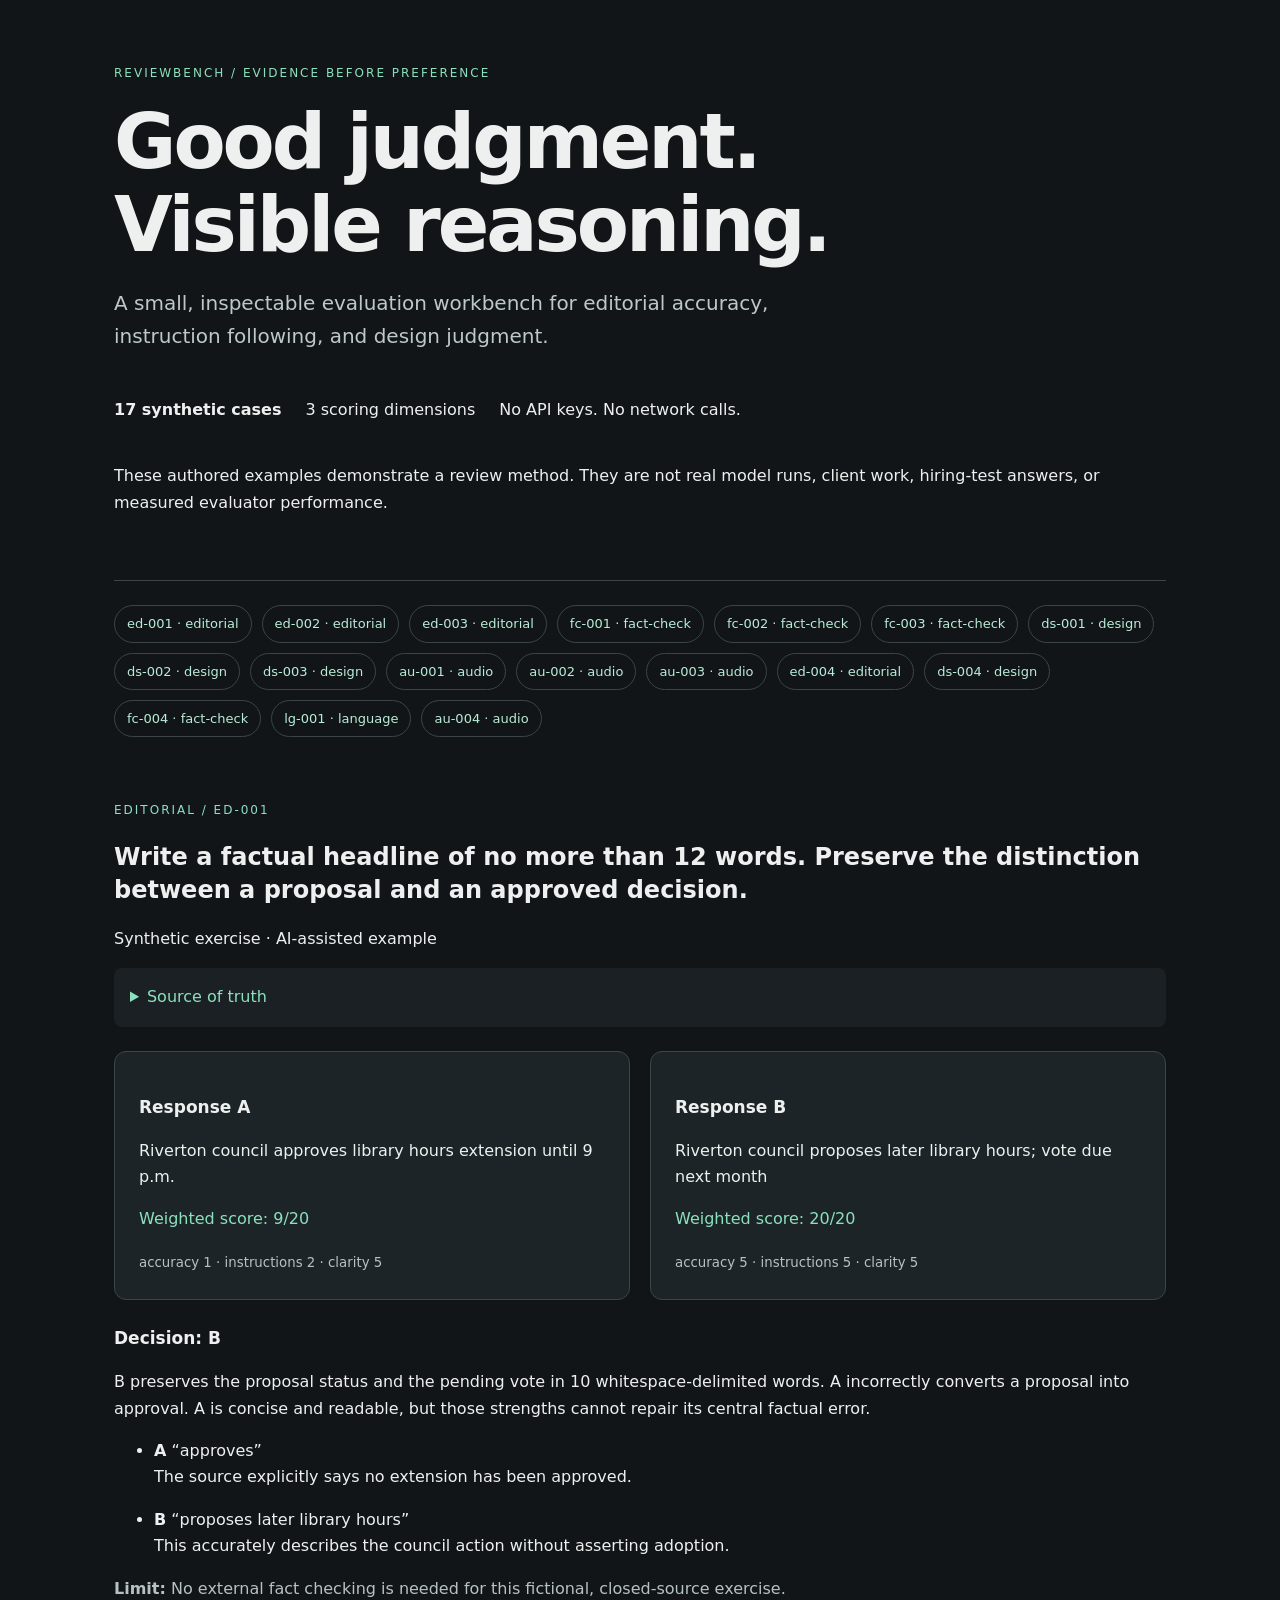
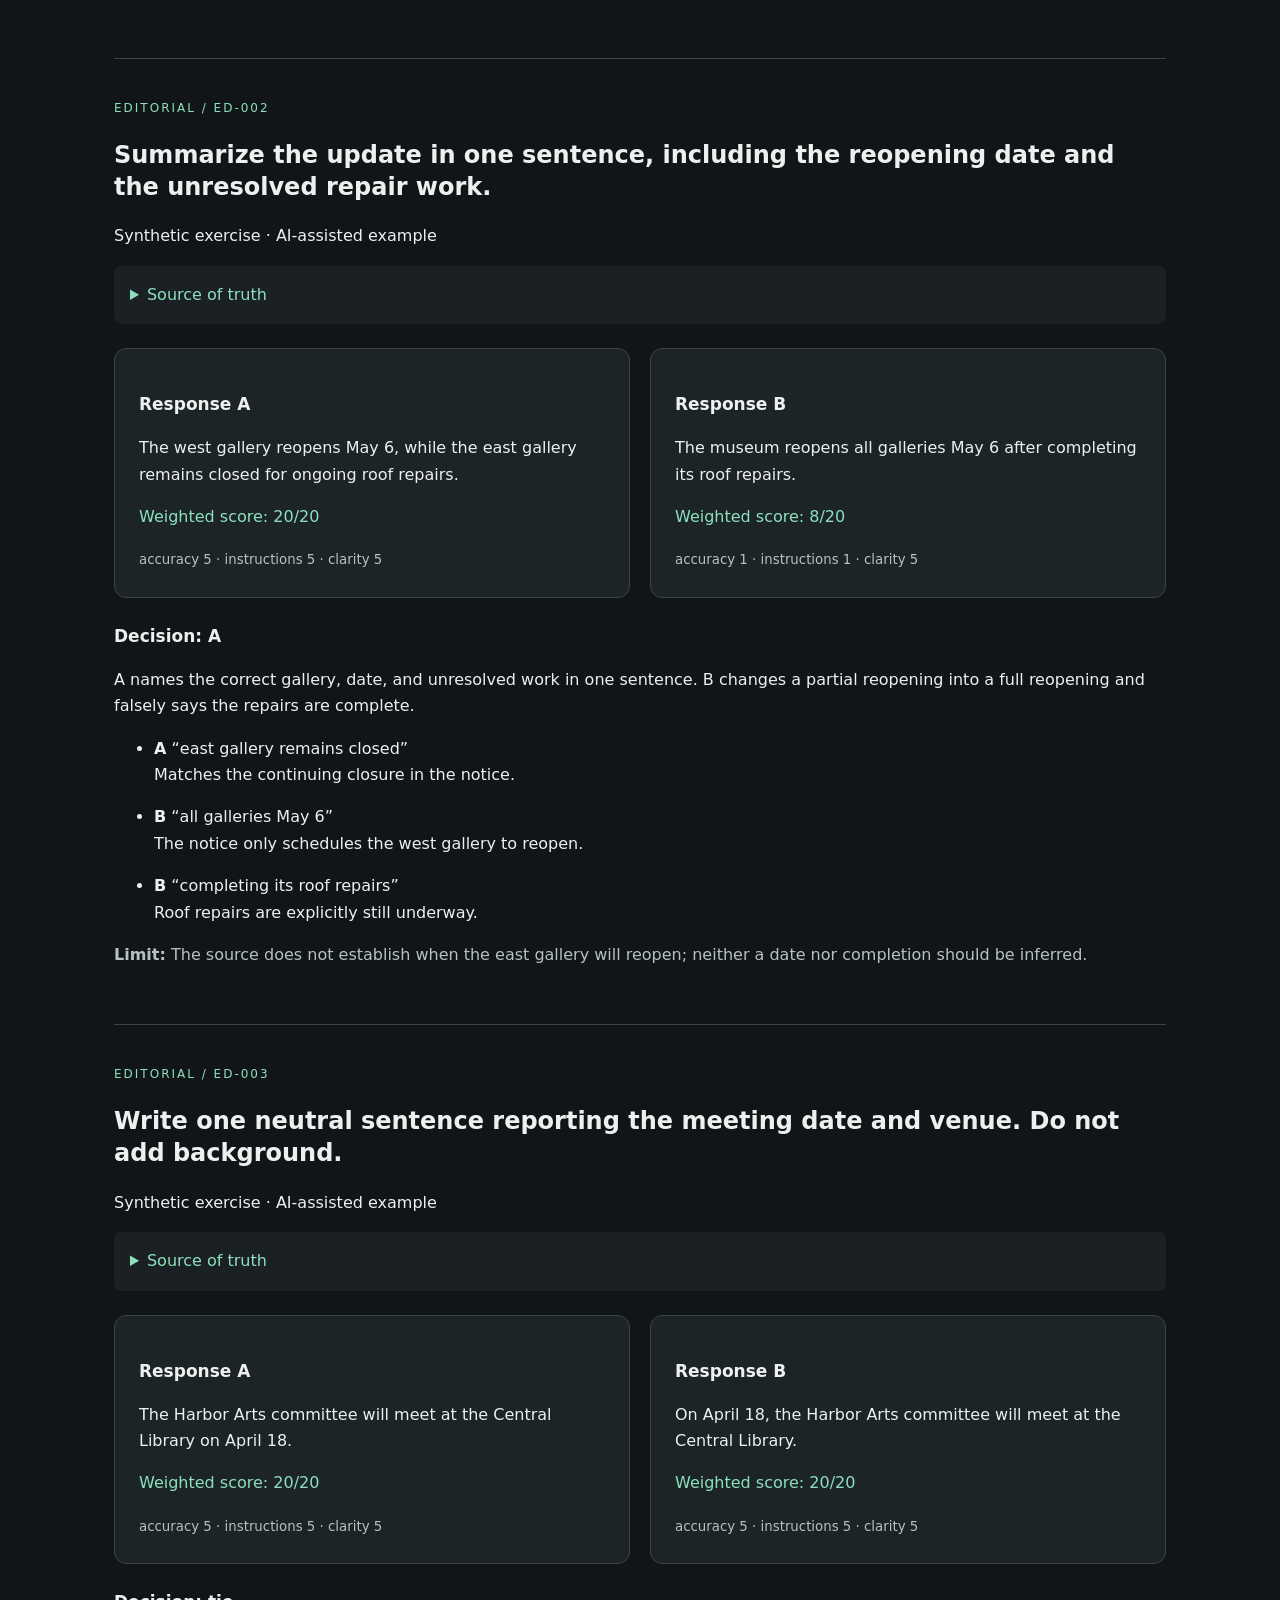
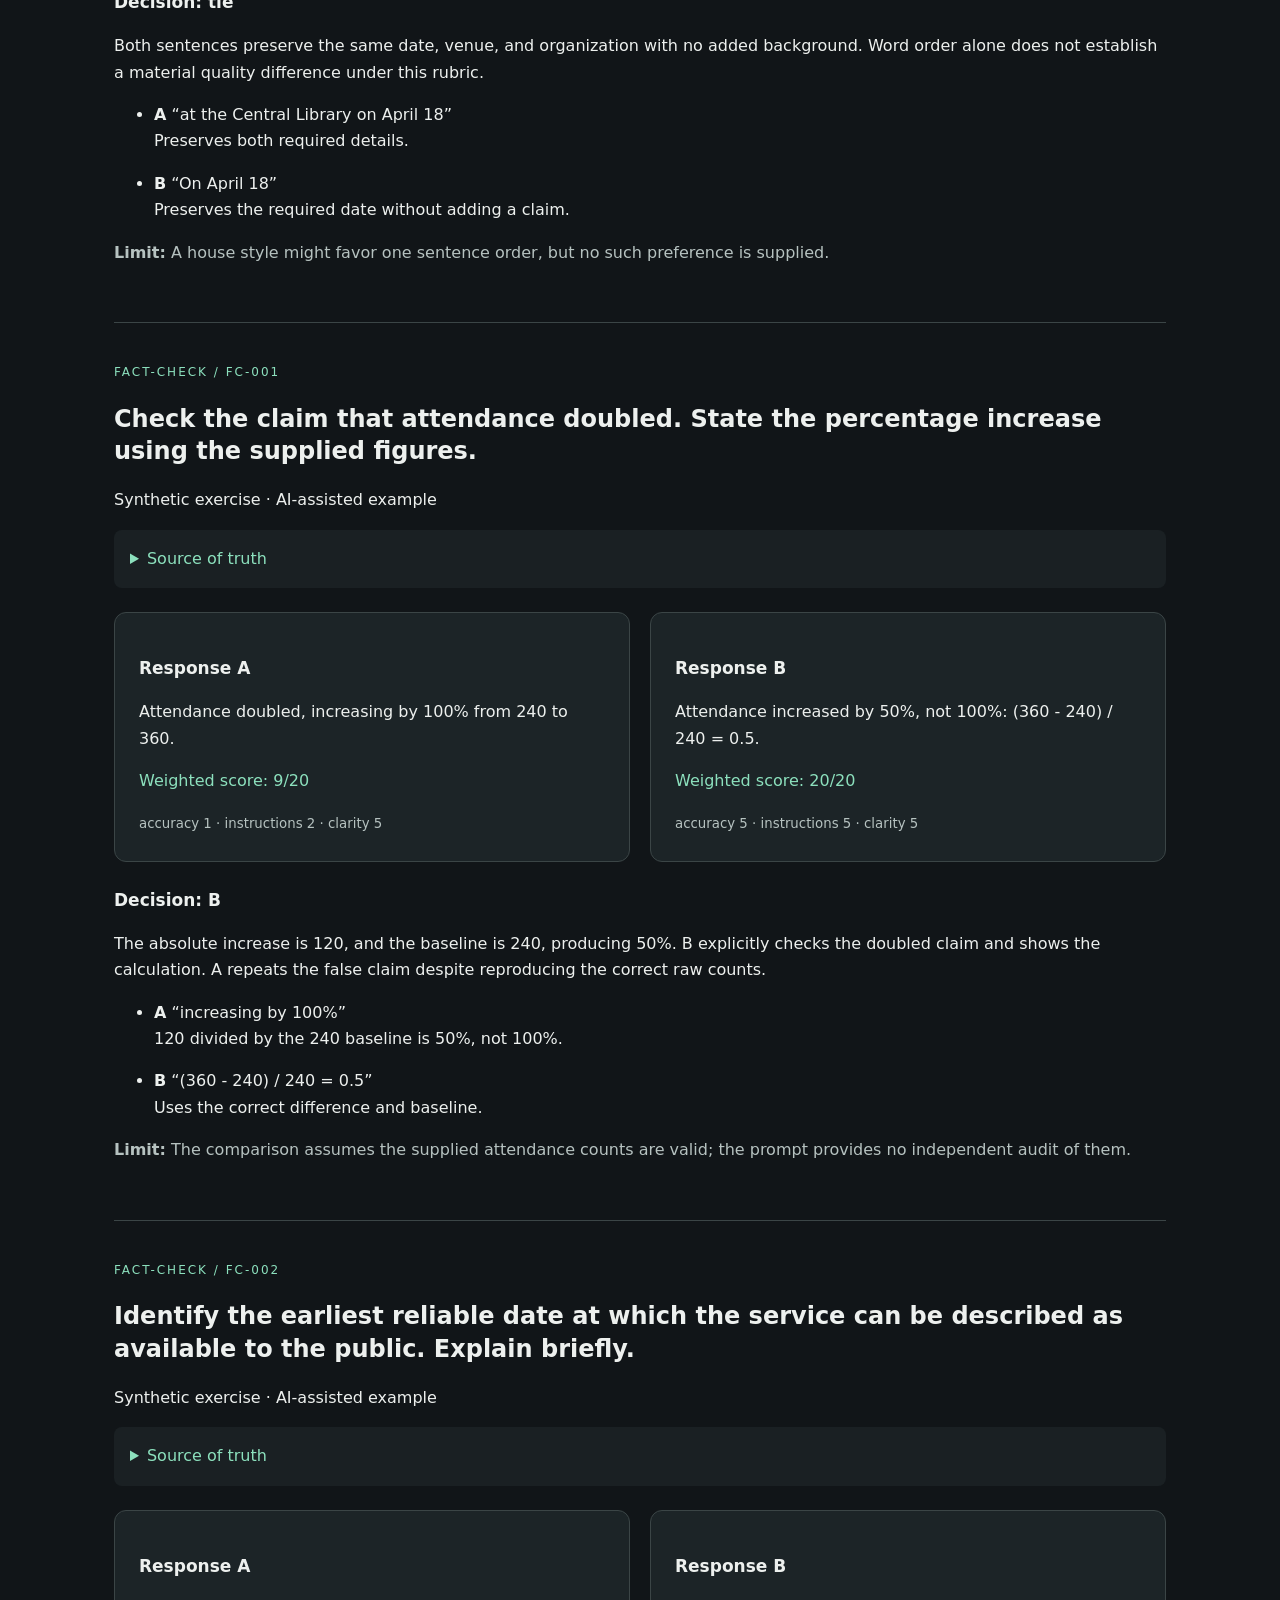
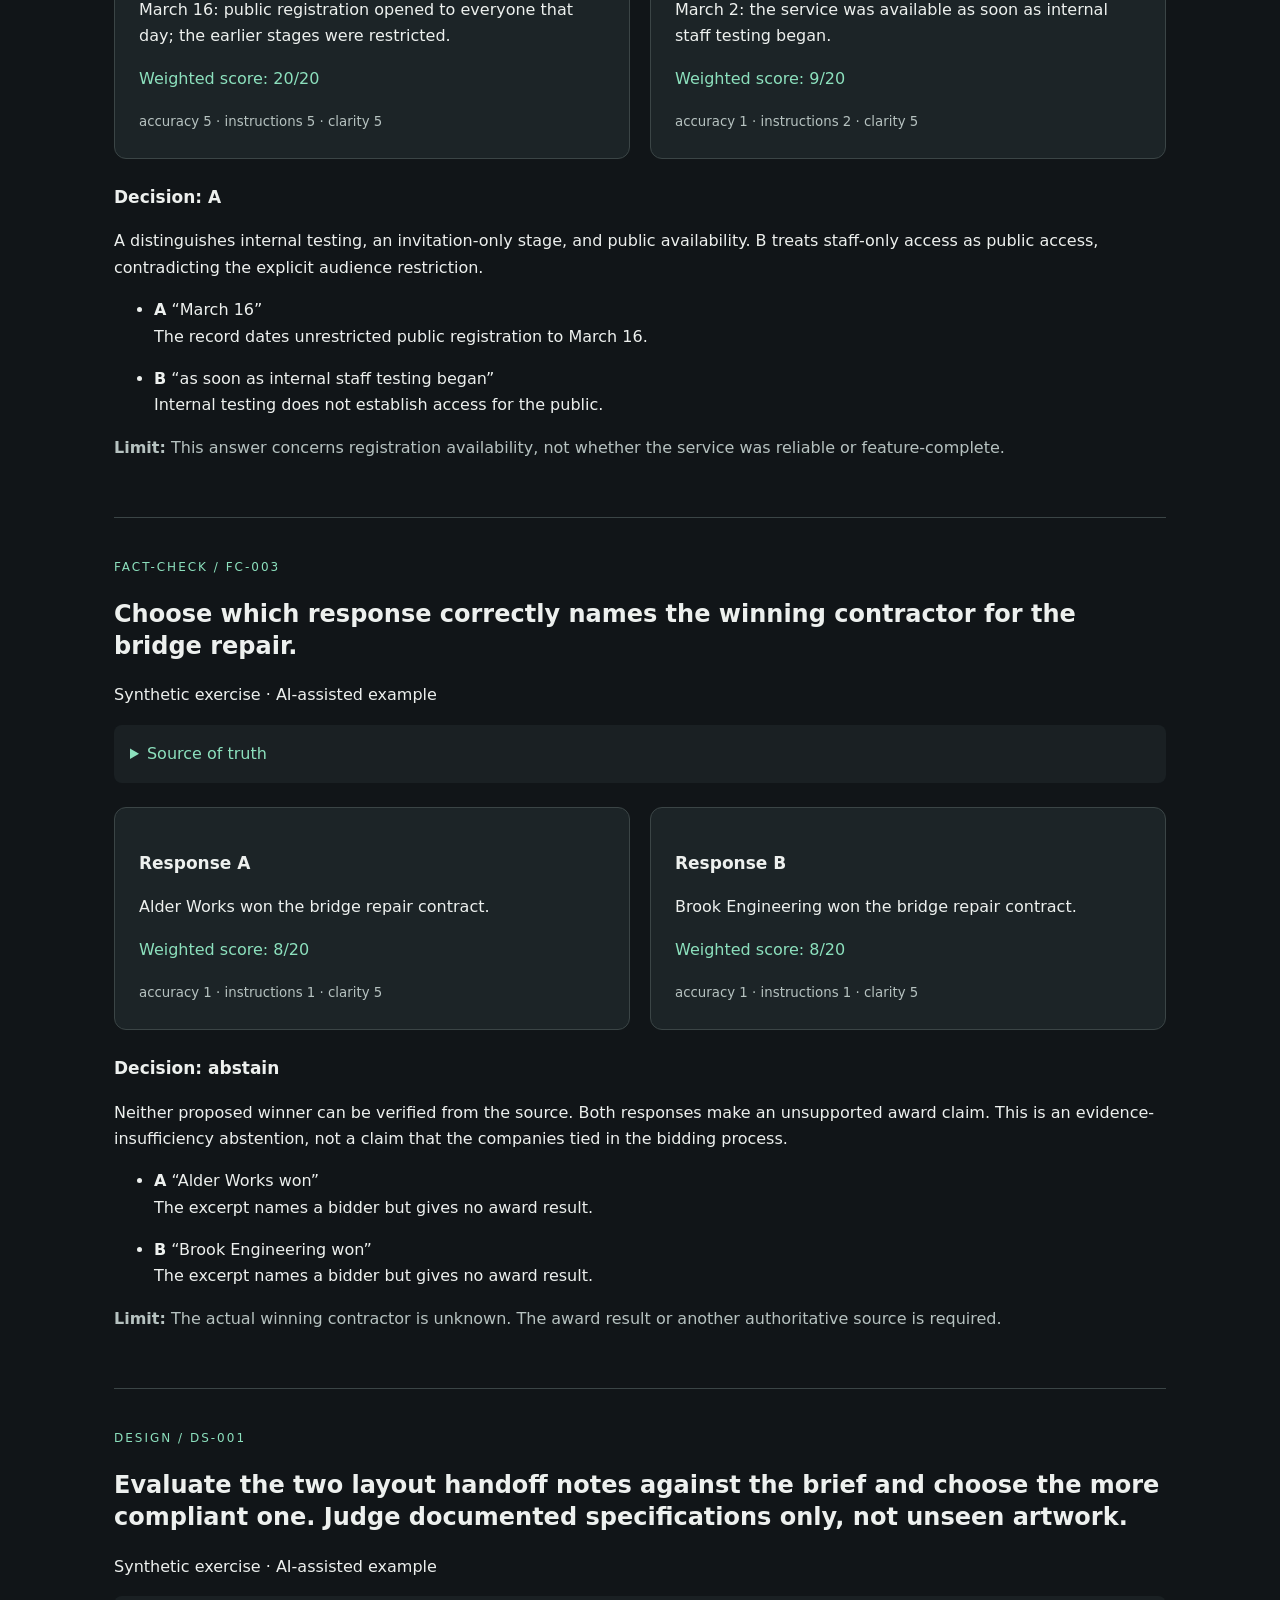
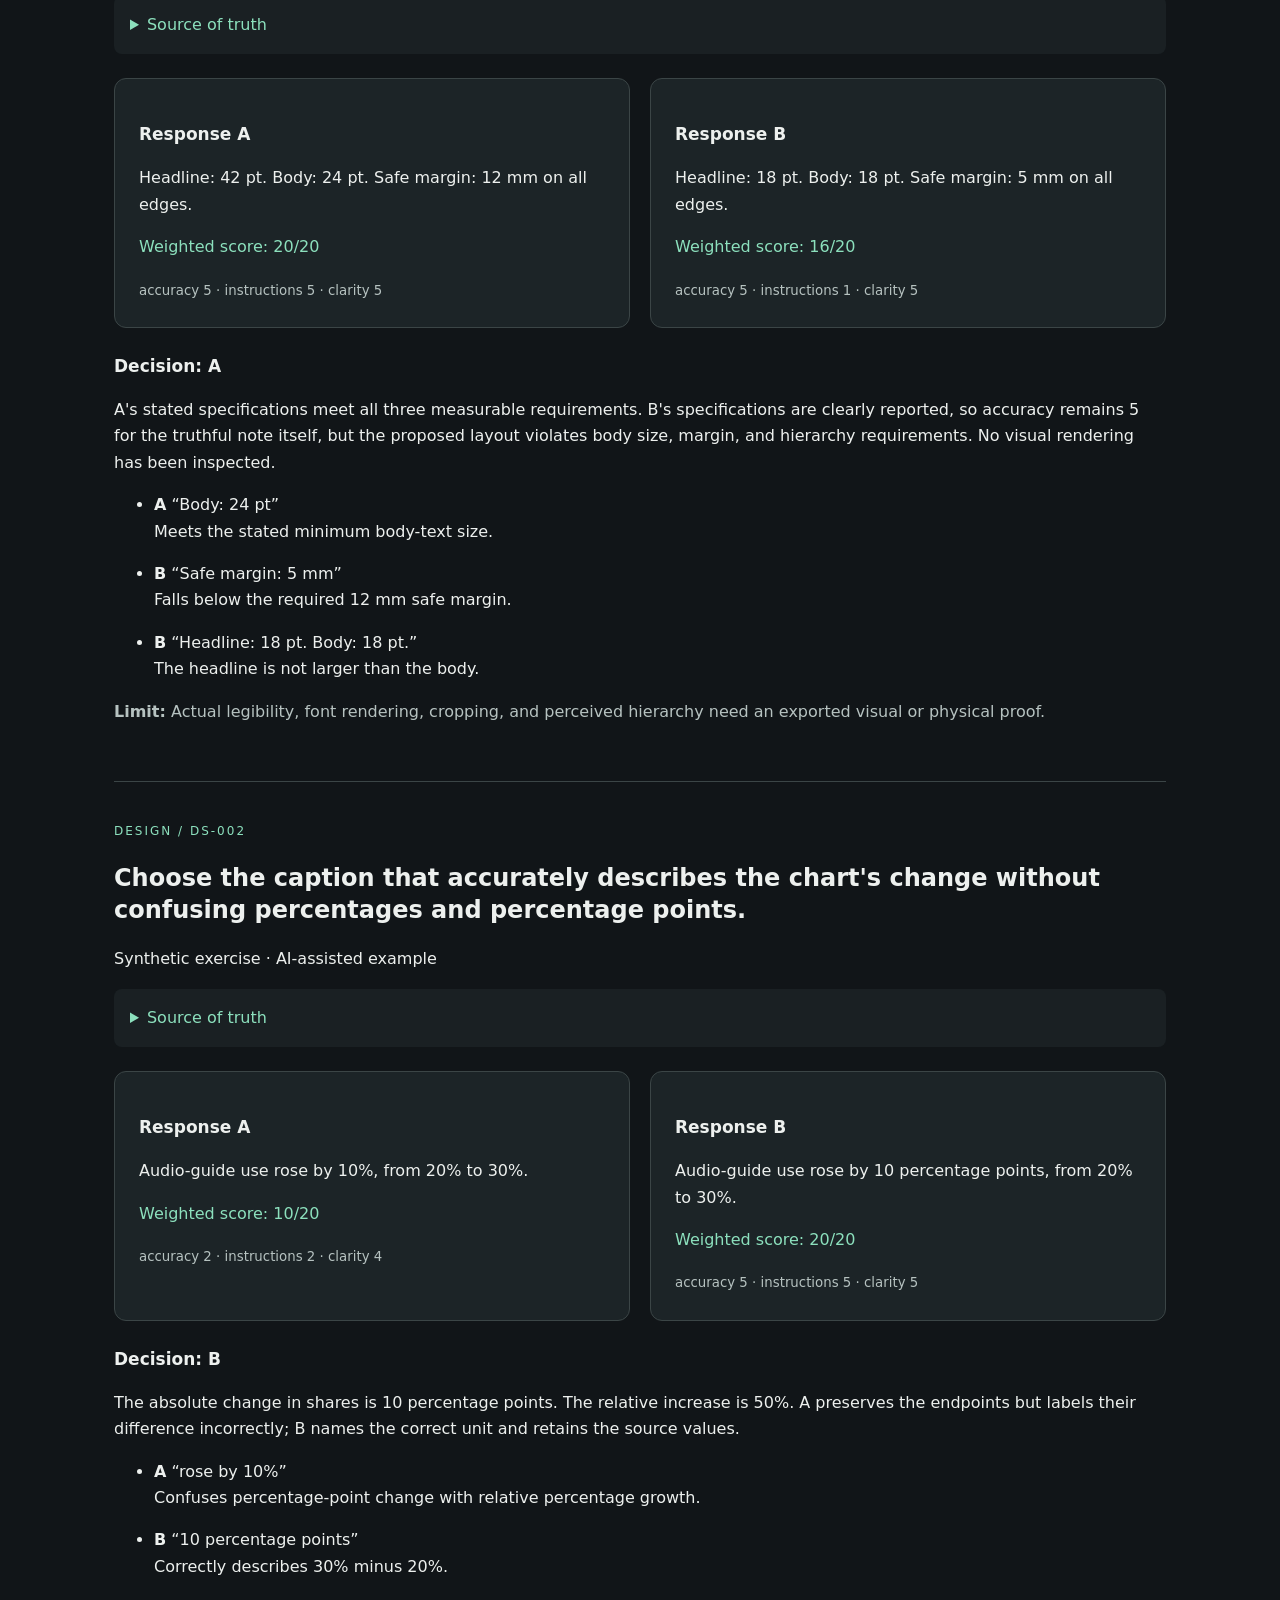
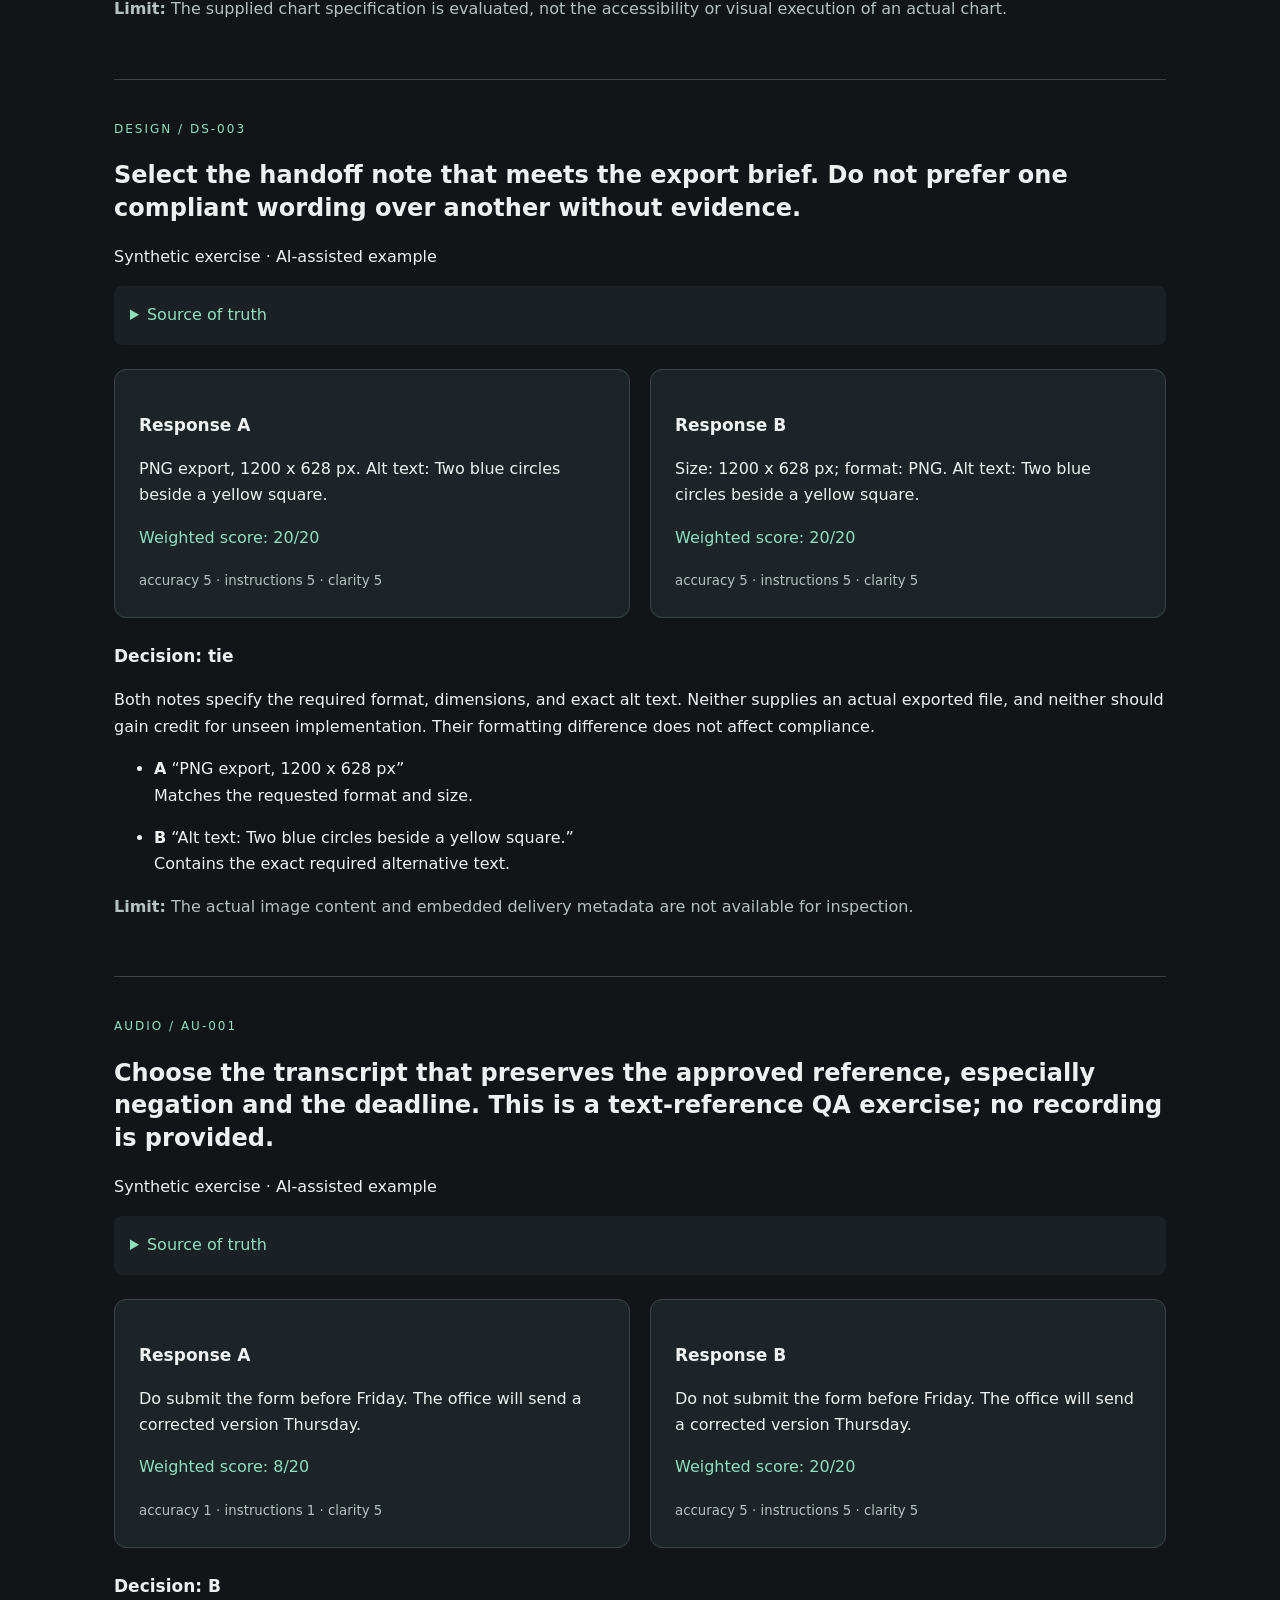
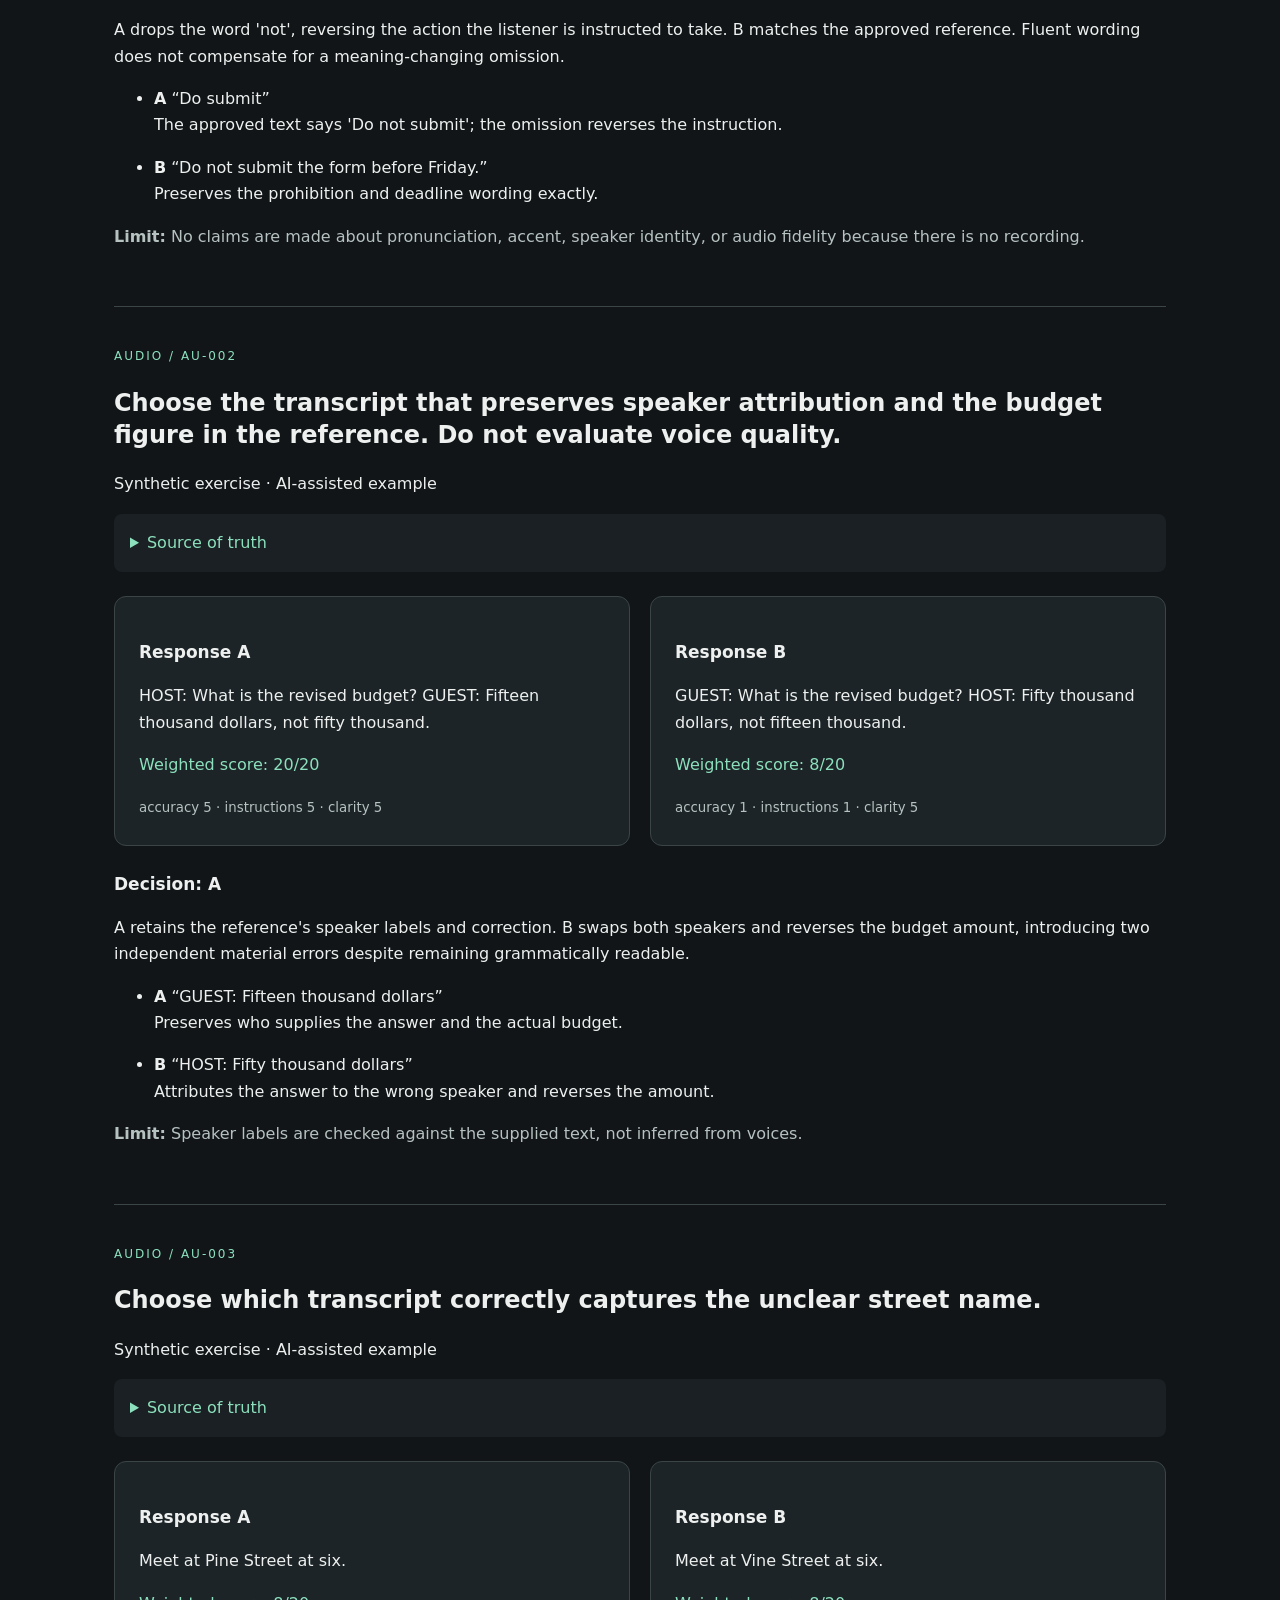
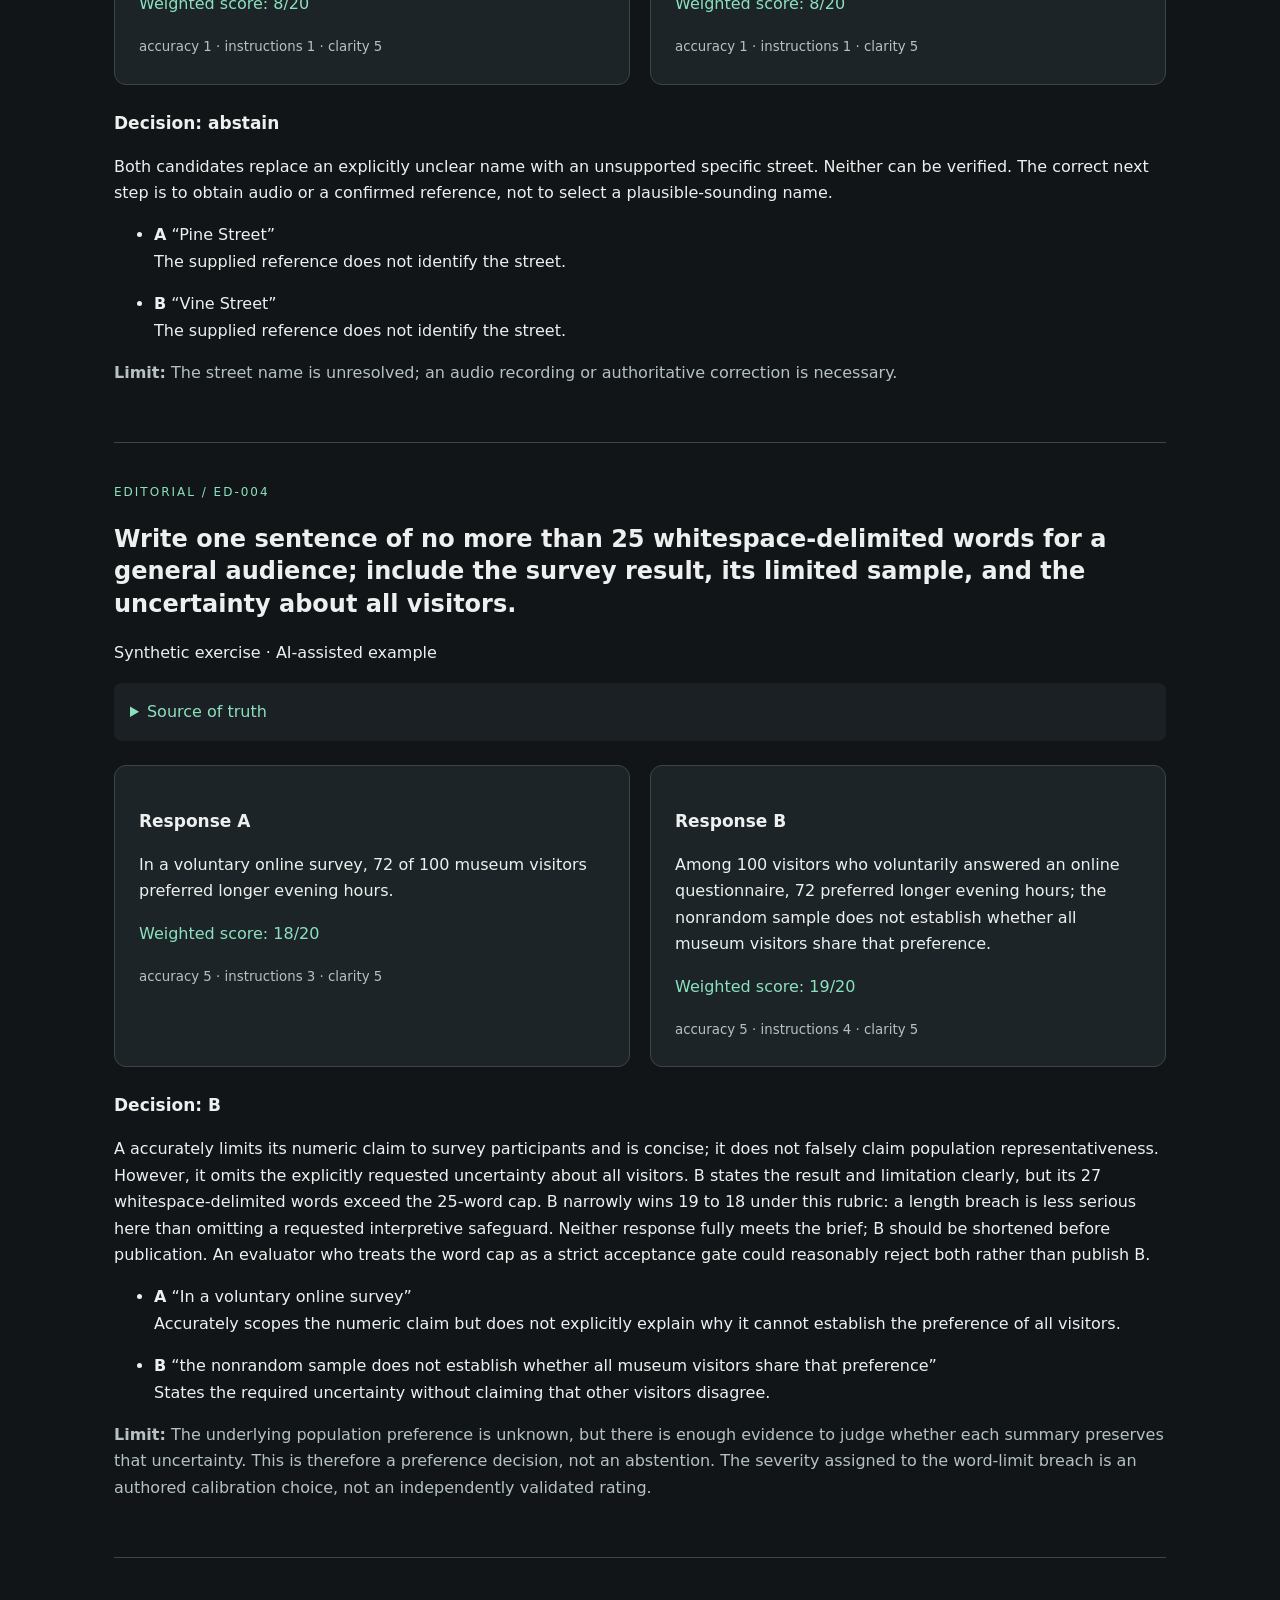
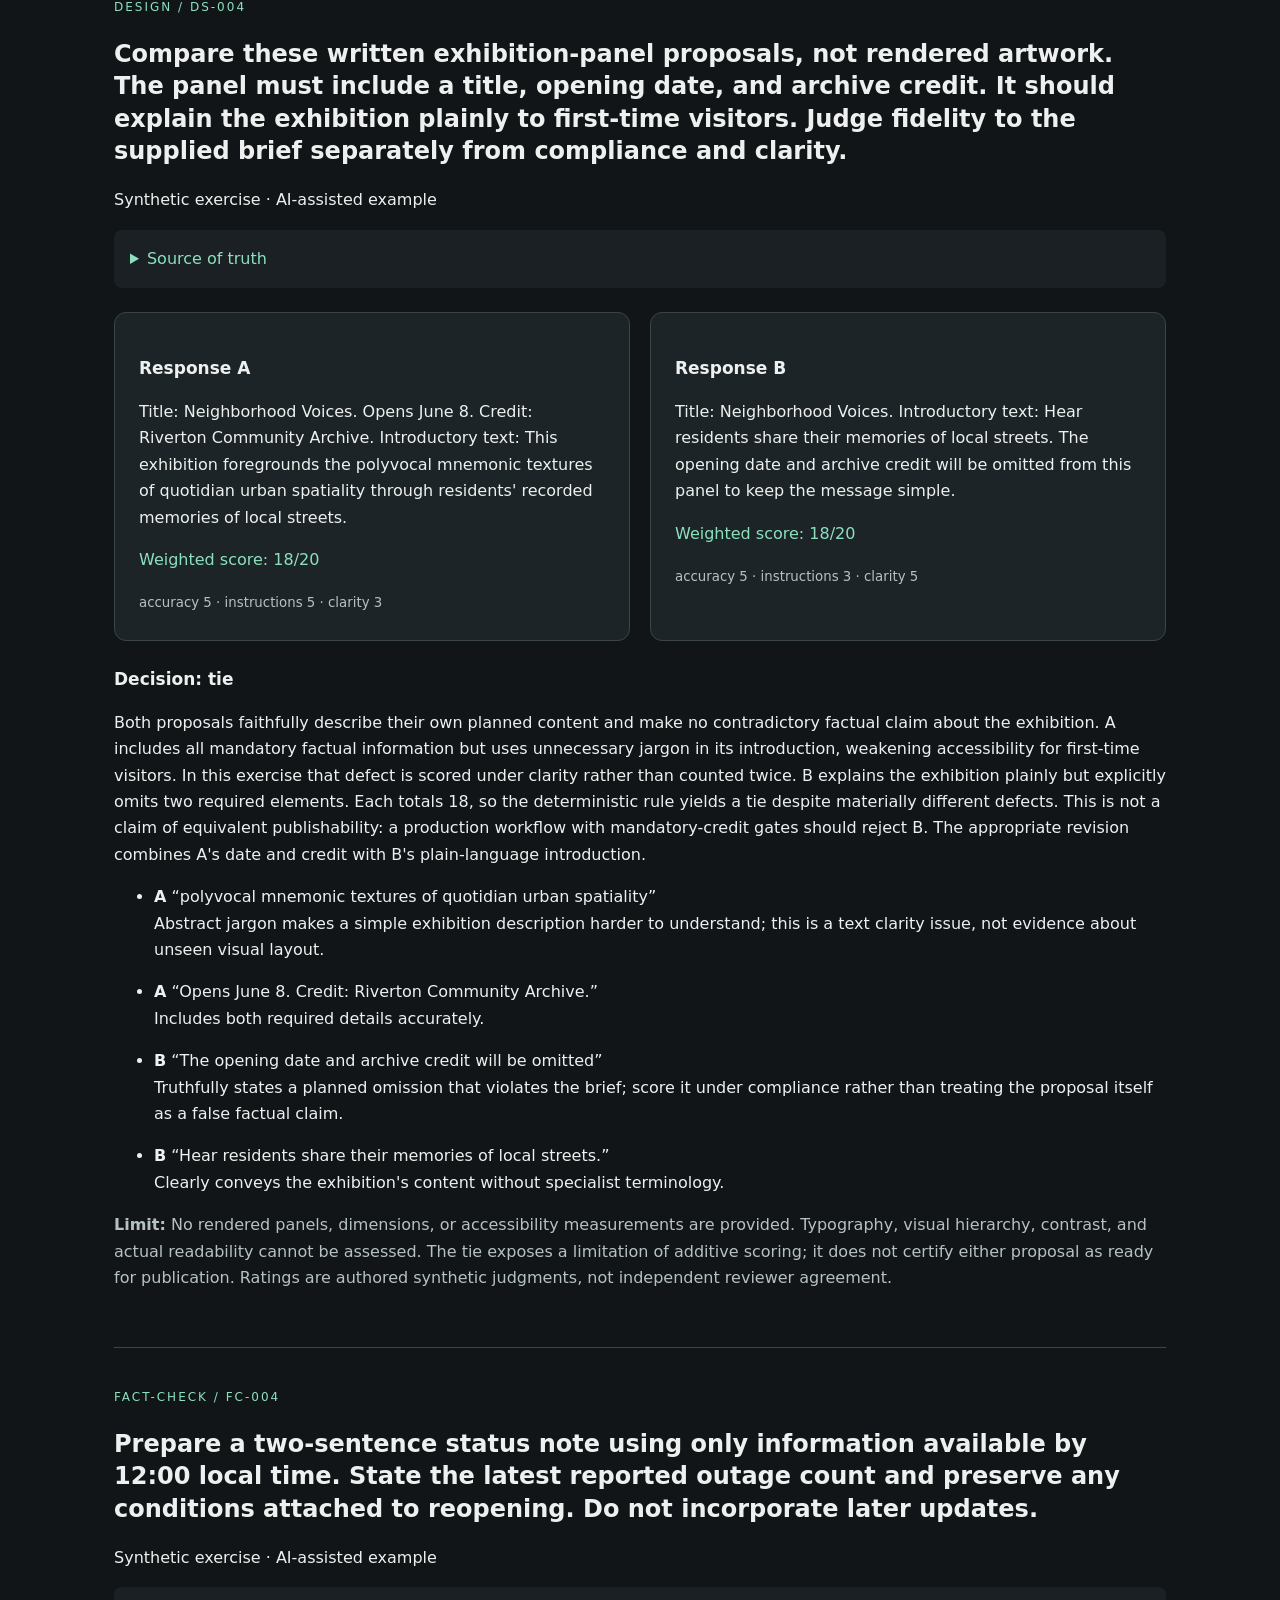
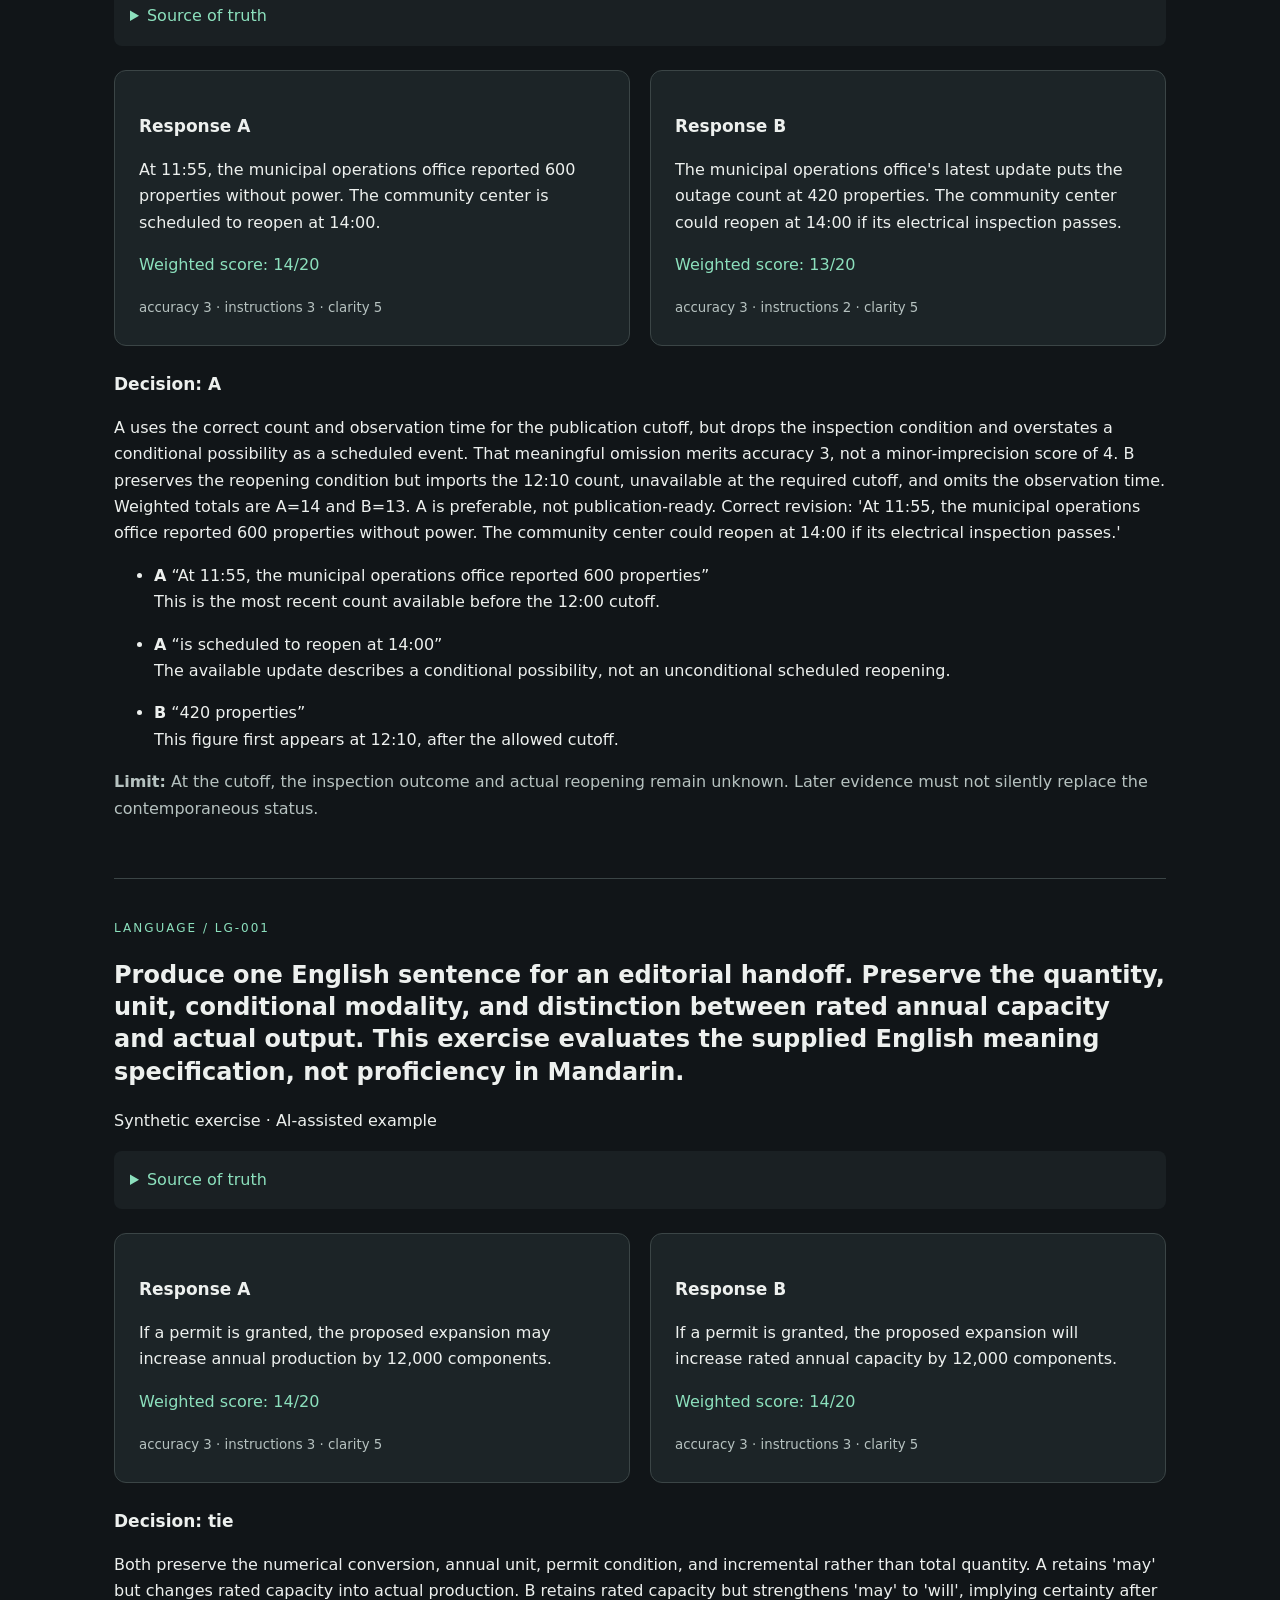
<file: reports/index.html>
<!doctype html><html lang="en"><head><meta charset="utf-8"><meta name="viewport" content="width=device-width,initial-scale=1"><title>ReviewBench | Evaluation evidence</title><style>
:root{color-scheme:dark}*{box-sizing:border-box}body{margin:0;background:#111518;color:#edf0ee;font:16px/1.65 system-ui,sans-serif}main{max-width:1100px;margin:auto;padding:64px 24px}header{padding-bottom:48px;border-bottom:1px solid #3b4546}h1{font-size:clamp(42px,7vw,76px);letter-spacing:-3px;line-height:1.1;margin:16px 0}h2{font-size:24px;line-height:1.35}h3{font-size:17px}.eyebrow,.score{color:#8ce0bd}.eyebrow{text-transform:uppercase;letter-spacing:2px;font-size:12px}.lede{max-width:700px;color:#bdc9c7;font-size:20px}.stats{display:flex;flex-wrap:wrap;gap:24px;padding:24px 0}article{padding:40px 0;border-bottom:1px solid #3b4546}.pair{display:grid;grid-template-columns:1fr 1fr;gap:20px;margin:24px 0}.response{background:#1c2427;border:1px solid #3b4546;border-radius:12px;padding:24px}p{white-space:pre-wrap}small,.uncertainty{color:#b6c2c0}details{background:#1a2023;padding:16px;border-radius:8px}summary{cursor:pointer;color:#8ce0bd}li{margin-bottom:16px}footer{padding-top:40px;color:#b6c2c0}nav{display:flex;flex-wrap:wrap;gap:10px;padding:24px 0}nav a{font-size:13px;color:#b9ecd6;text-decoration:none;border:1px solid #3b4546;border-radius:24px;padding:7px 12px}nav a:hover,nav a:focus{background:#2c4940}article{scroll-margin-top:20px}@media(max-width:650px){.pair{grid-template-columns:1fr}main{padding:32px 18px}h1{letter-spacing:-1px}}@media print{body{background:white;color:black}.response,details{background:white;color:black}article{break-inside:avoid}}
</style></head><body><main><header><div class="eyebrow">ReviewBench / Evidence before preference</div><h1>Good judgment.<br>Visible reasoning.</h1><p class="lede">A small, inspectable evaluation workbench for editorial accuracy, instruction following, and design judgment.</p><div class="stats"><b>17 synthetic cases</b><span>3 scoring dimensions</span><span>No API keys. No network calls.</span></div><p>These authored examples demonstrate a review method. They are not real model runs, client work, hiring-test answers, or measured evaluator performance.</p></header><nav aria-label="Cases"><a href="#ed-001">ed-001 · editorial</a><a href="#ed-002">ed-002 · editorial</a><a href="#ed-003">ed-003 · editorial</a><a href="#fc-001">fc-001 · fact-check</a><a href="#fc-002">fc-002 · fact-check</a><a href="#fc-003">fc-003 · fact-check</a><a href="#ds-001">ds-001 · design</a><a href="#ds-002">ds-002 · design</a><a href="#ds-003">ds-003 · design</a><a href="#au-001">au-001 · audio</a><a href="#au-002">au-002 · audio</a><a href="#au-003">au-003 · audio</a><a href="#ed-004">ed-004 · editorial</a><a href="#ds-004">ds-004 · design</a><a href="#fc-004">fc-004 · fact-check</a><a href="#lg-001">lg-001 · language</a><a href="#au-004">au-004 · audio</a></nav><article id="ed-001"><div class="eyebrow">editorial / ed-001</div><h2>Write a factual headline of no more than 12 words. Preserve the distinction between a proposal and an approved decision.</h2><p>Synthetic exercise · AI-assisted example</p><details><summary>Source of truth</summary><p>Fictional council briefing: On Tuesday, the Riverton council proposed extending library hours to 9 p.m. A final vote is scheduled for next month. No extension has been approved.</p></details><div class="pair"><section class="response"><h3>Response A</h3><p>Riverton council approves library hours extension until 9 p.m.</p><p class="score">Weighted score: 9/20</p><small>accuracy 1 · instructions 2 · clarity 5</small></section><section class="response"><h3>Response B</h3><p>Riverton council proposes later library hours; vote due next month</p><p class="score">Weighted score: 20/20</p><small>accuracy 5 · instructions 5 · clarity 5</small></section></div><h3>Decision: B</h3><p>B preserves the proposal status and the pending vote in 10 whitespace-delimited words. A incorrectly converts a proposal into approval. A is concise and readable, but those strengths cannot repair its central factual error.</p><ul><li><b>A</b> <q>approves</q><br>The source explicitly says no extension has been approved.</li><li><b>B</b> <q>proposes later library hours</q><br>This accurately describes the council action without asserting adoption.</li></ul><p class="uncertainty"><b>Limit:</b> No external fact checking is needed for this fictional, closed-source exercise.</p></article><article id="ed-002"><div class="eyebrow">editorial / ed-002</div><h2>Summarize the update in one sentence, including the reopening date and the unresolved repair work.</h2><p>Synthetic exercise · AI-assisted example</p><details><summary>Source of truth</summary><p>Fictional museum notice: The west gallery will reopen on May 6. Roof repairs above the east gallery are still underway, and that gallery remains closed. The museum did not announce an east-gallery reopening date.</p></details><div class="pair"><section class="response"><h3>Response A</h3><p>The west gallery reopens May 6, while the east gallery remains closed for ongoing roof repairs.</p><p class="score">Weighted score: 20/20</p><small>accuracy 5 · instructions 5 · clarity 5</small></section><section class="response"><h3>Response B</h3><p>The museum reopens all galleries May 6 after completing its roof repairs.</p><p class="score">Weighted score: 8/20</p><small>accuracy 1 · instructions 1 · clarity 5</small></section></div><h3>Decision: A</h3><p>A names the correct gallery, date, and unresolved work in one sentence. B changes a partial reopening into a full reopening and falsely says the repairs are complete.</p><ul><li><b>A</b> <q>east gallery remains closed</q><br>Matches the continuing closure in the notice.</li><li><b>B</b> <q>all galleries May 6</q><br>The notice only schedules the west gallery to reopen.</li><li><b>B</b> <q>completing its roof repairs</q><br>Roof repairs are explicitly still underway.</li></ul><p class="uncertainty"><b>Limit:</b> The source does not establish when the east gallery will reopen; neither a date nor completion should be inferred.</p></article><article id="ed-003"><div class="eyebrow">editorial / ed-003</div><h2>Write one neutral sentence reporting the meeting date and venue. Do not add background.</h2><p>Synthetic exercise · AI-assisted example</p><details><summary>Source of truth</summary><p>Fictional event listing: The Harbor Arts committee meets April 18 at the Central Library.</p></details><div class="pair"><section class="response"><h3>Response A</h3><p>The Harbor Arts committee will meet at the Central Library on April 18.</p><p class="score">Weighted score: 20/20</p><small>accuracy 5 · instructions 5 · clarity 5</small></section><section class="response"><h3>Response B</h3><p>On April 18, the Harbor Arts committee will meet at the Central Library.</p><p class="score">Weighted score: 20/20</p><small>accuracy 5 · instructions 5 · clarity 5</small></section></div><h3>Decision: tie</h3><p>Both sentences preserve the same date, venue, and organization with no added background. Word order alone does not establish a material quality difference under this rubric.</p><ul><li><b>A</b> <q>at the Central Library on April 18</q><br>Preserves both required details.</li><li><b>B</b> <q>On April 18</q><br>Preserves the required date without adding a claim.</li></ul><p class="uncertainty"><b>Limit:</b> A house style might favor one sentence order, but no such preference is supplied.</p></article><article id="fc-001"><div class="eyebrow">fact-check / fc-001</div><h2>Check the claim that attendance doubled. State the percentage increase using the supplied figures.</h2><p>Synthetic exercise · AI-assisted example</p><details><summary>Source of truth</summary><p>Fictional attendance table: Last year, 240 visitors attended. This year, 360 visitors attended. Both counts cover the same event and duration.</p></details><div class="pair"><section class="response"><h3>Response A</h3><p>Attendance doubled, increasing by 100% from 240 to 360.</p><p class="score">Weighted score: 9/20</p><small>accuracy 1 · instructions 2 · clarity 5</small></section><section class="response"><h3>Response B</h3><p>Attendance increased by 50%, not 100%: (360 - 240) / 240 = 0.5.</p><p class="score">Weighted score: 20/20</p><small>accuracy 5 · instructions 5 · clarity 5</small></section></div><h3>Decision: B</h3><p>The absolute increase is 120, and the baseline is 240, producing 50%. B explicitly checks the doubled claim and shows the calculation. A repeats the false claim despite reproducing the correct raw counts.</p><ul><li><b>A</b> <q>increasing by 100%</q><br>120 divided by the 240 baseline is 50%, not 100%.</li><li><b>B</b> <q>(360 - 240) / 240 = 0.5</q><br>Uses the correct difference and baseline.</li></ul><p class="uncertainty"><b>Limit:</b> The comparison assumes the supplied attendance counts are valid; the prompt provides no independent audit of them.</p></article><article id="fc-002"><div class="eyebrow">fact-check / fc-002</div><h2>Identify the earliest reliable date at which the service can be described as available to the public. Explain briefly.</h2><p>Synthetic exercise · AI-assisted example</p><details><summary>Source of truth</summary><p>Fictional project record: March 2, internal staff testing began. March 9, selected invited volunteers received access. March 16, public registration opened to everyone. All dates are in the same year.</p></details><div class="pair"><section class="response"><h3>Response A</h3><p>March 16: public registration opened to everyone that day; the earlier stages were restricted.</p><p class="score">Weighted score: 20/20</p><small>accuracy 5 · instructions 5 · clarity 5</small></section><section class="response"><h3>Response B</h3><p>March 2: the service was available as soon as internal staff testing began.</p><p class="score">Weighted score: 9/20</p><small>accuracy 1 · instructions 2 · clarity 5</small></section></div><h3>Decision: A</h3><p>A distinguishes internal testing, an invitation-only stage, and public availability. B treats staff-only access as public access, contradicting the explicit audience restriction.</p><ul><li><b>A</b> <q>March 16</q><br>The record dates unrestricted public registration to March 16.</li><li><b>B</b> <q>as soon as internal staff testing began</q><br>Internal testing does not establish access for the public.</li></ul><p class="uncertainty"><b>Limit:</b> This answer concerns registration availability, not whether the service was reliable or feature-complete.</p></article><article id="fc-003"><div class="eyebrow">fact-check / fc-003</div><h2>Choose which response correctly names the winning contractor for the bridge repair.</h2><p>Synthetic exercise · AI-assisted example</p><details><summary>Source of truth</summary><p>Fictional procurement notice: Alder Works and Brook Engineering submitted bids. The award committee met Thursday. The excerpt ends before the decision and contains no award result.</p></details><div class="pair"><section class="response"><h3>Response A</h3><p>Alder Works won the bridge repair contract.</p><p class="score">Weighted score: 8/20</p><small>accuracy 1 · instructions 1 · clarity 5</small></section><section class="response"><h3>Response B</h3><p>Brook Engineering won the bridge repair contract.</p><p class="score">Weighted score: 8/20</p><small>accuracy 1 · instructions 1 · clarity 5</small></section></div><h3>Decision: abstain</h3><p>Neither proposed winner can be verified from the source. Both responses make an unsupported award claim. This is an evidence-insufficiency abstention, not a claim that the companies tied in the bidding process.</p><ul><li><b>A</b> <q>Alder Works won</q><br>The excerpt names a bidder but gives no award result.</li><li><b>B</b> <q>Brook Engineering won</q><br>The excerpt names a bidder but gives no award result.</li></ul><p class="uncertainty"><b>Limit:</b> The actual winning contractor is unknown. The award result or another authoritative source is required.</p></article><article id="ds-001"><div class="eyebrow">design / ds-001</div><h2>Evaluate the two layout handoff notes against the brief and choose the more compliant one. Judge documented specifications only, not unseen artwork.</h2><p>Synthetic exercise · AI-assisted example</p><details><summary>Source of truth</summary><p>Fictional poster brief: Use a 24-point minimum for body text, a 12 mm safe margin, and a distinct headline larger than the body. Candidate notes are the only available evidence.</p></details><div class="pair"><section class="response"><h3>Response A</h3><p>Headline: 42 pt. Body: 24 pt. Safe margin: 12 mm on all edges.</p><p class="score">Weighted score: 20/20</p><small>accuracy 5 · instructions 5 · clarity 5</small></section><section class="response"><h3>Response B</h3><p>Headline: 18 pt. Body: 18 pt. Safe margin: 5 mm on all edges.</p><p class="score">Weighted score: 16/20</p><small>accuracy 5 · instructions 1 · clarity 5</small></section></div><h3>Decision: A</h3><p>A&#x27;s stated specifications meet all three measurable requirements. B&#x27;s specifications are clearly reported, so accuracy remains 5 for the truthful note itself, but the proposed layout violates body size, margin, and hierarchy requirements. No visual rendering has been inspected.</p><ul><li><b>A</b> <q>Body: 24 pt</q><br>Meets the stated minimum body-text size.</li><li><b>B</b> <q>Safe margin: 5 mm</q><br>Falls below the required 12 mm safe margin.</li><li><b>B</b> <q>Headline: 18 pt. Body: 18 pt.</q><br>The headline is not larger than the body.</li></ul><p class="uncertainty"><b>Limit:</b> Actual legibility, font rendering, cropping, and perceived hierarchy need an exported visual or physical proof.</p></article><article id="ds-002"><div class="eyebrow">design / ds-002</div><h2>Choose the caption that accurately describes the chart&#x27;s change without confusing percentages and percentage points.</h2><p>Synthetic exercise · AI-assisted example</p><details><summary>Source of truth</summary><p>Fictional chart specification: The share of visitors using audio guides rises from 20% in 2024 to 30% in 2025. The chart&#x27;s y-axis is labeled Share of visitors (%).</p></details><div class="pair"><section class="response"><h3>Response A</h3><p>Audio-guide use rose by 10%, from 20% to 30%.</p><p class="score">Weighted score: 10/20</p><small>accuracy 2 · instructions 2 · clarity 4</small></section><section class="response"><h3>Response B</h3><p>Audio-guide use rose by 10 percentage points, from 20% to 30%.</p><p class="score">Weighted score: 20/20</p><small>accuracy 5 · instructions 5 · clarity 5</small></section></div><h3>Decision: B</h3><p>The absolute change in shares is 10 percentage points. The relative increase is 50%. A preserves the endpoints but labels their difference incorrectly; B names the correct unit and retains the source values.</p><ul><li><b>A</b> <q>rose by 10%</q><br>Confuses percentage-point change with relative percentage growth.</li><li><b>B</b> <q>10 percentage points</q><br>Correctly describes 30% minus 20%.</li></ul><p class="uncertainty"><b>Limit:</b> The supplied chart specification is evaluated, not the accessibility or visual execution of an actual chart.</p></article><article id="ds-003"><div class="eyebrow">design / ds-003</div><h2>Select the handoff note that meets the export brief. Do not prefer one compliant wording over another without evidence.</h2><p>Synthetic exercise · AI-assisted example</p><details><summary>Source of truth</summary><p>Fictional digital-card brief: Export at 1200 by 628 pixels as PNG. Include the exact alt text: Two blue circles beside a yellow square. The brief specifies no other export settings.</p></details><div class="pair"><section class="response"><h3>Response A</h3><p>PNG export, 1200 x 628 px. Alt text: Two blue circles beside a yellow square.</p><p class="score">Weighted score: 20/20</p><small>accuracy 5 · instructions 5 · clarity 5</small></section><section class="response"><h3>Response B</h3><p>Size: 1200 x 628 px; format: PNG. Alt text: Two blue circles beside a yellow square.</p><p class="score">Weighted score: 20/20</p><small>accuracy 5 · instructions 5 · clarity 5</small></section></div><h3>Decision: tie</h3><p>Both notes specify the required format, dimensions, and exact alt text. Neither supplies an actual exported file, and neither should gain credit for unseen implementation. Their formatting difference does not affect compliance.</p><ul><li><b>A</b> <q>PNG export, 1200 x 628 px</q><br>Matches the requested format and size.</li><li><b>B</b> <q>Alt text: Two blue circles beside a yellow square.</q><br>Contains the exact required alternative text.</li></ul><p class="uncertainty"><b>Limit:</b> The actual image content and embedded delivery metadata are not available for inspection.</p></article><article id="au-001"><div class="eyebrow">audio / au-001</div><h2>Choose the transcript that preserves the approved reference, especially negation and the deadline. This is a text-reference QA exercise; no recording is provided.</h2><p>Synthetic exercise · AI-assisted example</p><details><summary>Source of truth</summary><p>Fictional approved transcript: Do not submit the form before Friday. The office will send a corrected version Thursday.</p></details><div class="pair"><section class="response"><h3>Response A</h3><p>Do submit the form before Friday. The office will send a corrected version Thursday.</p><p class="score">Weighted score: 8/20</p><small>accuracy 1 · instructions 1 · clarity 5</small></section><section class="response"><h3>Response B</h3><p>Do not submit the form before Friday. The office will send a corrected version Thursday.</p><p class="score">Weighted score: 20/20</p><small>accuracy 5 · instructions 5 · clarity 5</small></section></div><h3>Decision: B</h3><p>A drops the word &#x27;not&#x27;, reversing the action the listener is instructed to take. B matches the approved reference. Fluent wording does not compensate for a meaning-changing omission.</p><ul><li><b>A</b> <q>Do submit</q><br>The approved text says &#x27;Do not submit&#x27;; the omission reverses the instruction.</li><li><b>B</b> <q>Do not submit the form before Friday.</q><br>Preserves the prohibition and deadline wording exactly.</li></ul><p class="uncertainty"><b>Limit:</b> No claims are made about pronunciation, accent, speaker identity, or audio fidelity because there is no recording.</p></article><article id="au-002"><div class="eyebrow">audio / au-002</div><h2>Choose the transcript that preserves speaker attribution and the budget figure in the reference. Do not evaluate voice quality.</h2><p>Synthetic exercise · AI-assisted example</p><details><summary>Source of truth</summary><p>Fictional approved dialogue: HOST: What is the revised budget? GUEST: Fifteen thousand dollars, not fifty thousand.</p></details><div class="pair"><section class="response"><h3>Response A</h3><p>HOST: What is the revised budget? GUEST: Fifteen thousand dollars, not fifty thousand.</p><p class="score">Weighted score: 20/20</p><small>accuracy 5 · instructions 5 · clarity 5</small></section><section class="response"><h3>Response B</h3><p>GUEST: What is the revised budget? HOST: Fifty thousand dollars, not fifteen thousand.</p><p class="score">Weighted score: 8/20</p><small>accuracy 1 · instructions 1 · clarity 5</small></section></div><h3>Decision: A</h3><p>A retains the reference&#x27;s speaker labels and correction. B swaps both speakers and reverses the budget amount, introducing two independent material errors despite remaining grammatically readable.</p><ul><li><b>A</b> <q>GUEST: Fifteen thousand dollars</q><br>Preserves who supplies the answer and the actual budget.</li><li><b>B</b> <q>HOST: Fifty thousand dollars</q><br>Attributes the answer to the wrong speaker and reverses the amount.</li></ul><p class="uncertainty"><b>Limit:</b> Speaker labels are checked against the supplied text, not inferred from voices.</p></article><article id="au-003"><div class="eyebrow">audio / au-003</div><h2>Choose which transcript correctly captures the unclear street name.</h2><p>Synthetic exercise · AI-assisted example</p><details><summary>Source of truth</summary><p>Fictional approved partial transcript: Meet at [unclear street name] at six. No audio, spelling confirmation, geographic context, or full reference is supplied.</p></details><div class="pair"><section class="response"><h3>Response A</h3><p>Meet at Pine Street at six.</p><p class="score">Weighted score: 8/20</p><small>accuracy 1 · instructions 1 · clarity 5</small></section><section class="response"><h3>Response B</h3><p>Meet at Vine Street at six.</p><p class="score">Weighted score: 8/20</p><small>accuracy 1 · instructions 1 · clarity 5</small></section></div><h3>Decision: abstain</h3><p>Both candidates replace an explicitly unclear name with an unsupported specific street. Neither can be verified. The correct next step is to obtain audio or a confirmed reference, not to select a plausible-sounding name.</p><ul><li><b>A</b> <q>Pine Street</q><br>The supplied reference does not identify the street.</li><li><b>B</b> <q>Vine Street</q><br>The supplied reference does not identify the street.</li></ul><p class="uncertainty"><b>Limit:</b> The street name is unresolved; an audio recording or authoritative correction is necessary.</p></article><article id="ed-004"><div class="eyebrow">editorial / ed-004</div><h2>Write one sentence of no more than 25 whitespace-delimited words for a general audience; include the survey result, its limited sample, and the uncertainty about all visitors.</h2><p>Synthetic exercise · AI-assisted example</p><details><summary>Source of truth</summary><p>Fictional museum survey: 72 of 100 visitors who voluntarily answered an online questionnaire preferred longer evening hours. Participation was optional and the sample was not randomly selected. The museum cannot establish the preference of all visitors from these responses.</p></details><div class="pair"><section class="response"><h3>Response A</h3><p>In a voluntary online survey, 72 of 100 museum visitors preferred longer evening hours.</p><p class="score">Weighted score: 18/20</p><small>accuracy 5 · instructions 3 · clarity 5</small></section><section class="response"><h3>Response B</h3><p>Among 100 visitors who voluntarily answered an online questionnaire, 72 preferred longer evening hours; the nonrandom sample does not establish whether all museum visitors share that preference.</p><p class="score">Weighted score: 19/20</p><small>accuracy 5 · instructions 4 · clarity 5</small></section></div><h3>Decision: B</h3><p>A accurately limits its numeric claim to survey participants and is concise; it does not falsely claim population representativeness. However, it omits the explicitly requested uncertainty about all visitors. B states the result and limitation clearly, but its 27 whitespace-delimited words exceed the 25-word cap. B narrowly wins 19 to 18 under this rubric: a length breach is less serious here than omitting a requested interpretive safeguard. Neither response fully meets the brief; B should be shortened before publication. An evaluator who treats the word cap as a strict acceptance gate could reasonably reject both rather than publish B.</p><ul><li><b>A</b> <q>In a voluntary online survey</q><br>Accurately scopes the numeric claim but does not explicitly explain why it cannot establish the preference of all visitors.</li><li><b>B</b> <q>the nonrandom sample does not establish whether all museum visitors share that preference</q><br>States the required uncertainty without claiming that other visitors disagree.</li></ul><p class="uncertainty"><b>Limit:</b> The underlying population preference is unknown, but there is enough evidence to judge whether each summary preserves that uncertainty. This is therefore a preference decision, not an abstention. The severity assigned to the word-limit breach is an authored calibration choice, not an independently validated rating.</p></article><article id="ds-004"><div class="eyebrow">design / ds-004</div><h2>Compare these written exhibition-panel proposals, not rendered artwork. The panel must include a title, opening date, and archive credit. It should explain the exhibition plainly to first-time visitors. Judge fidelity to the supplied brief separately from compliance and clarity.</h2><p>Synthetic exercise · AI-assisted example</p><details><summary>Source of truth</summary><p>Fictional exhibition brief: Title: Neighborhood Voices. Opening date: June 8. Required credit: Riverton Community Archive. The exhibition presents residents&#x27; recorded memories of local streets. The supplied brief does not specify typeface, font size, colors, or physical dimensions.</p></details><div class="pair"><section class="response"><h3>Response A</h3><p>Title: Neighborhood Voices. Opens June 8. Credit: Riverton Community Archive. Introductory text: This exhibition foregrounds the polyvocal mnemonic textures of quotidian urban spatiality through residents&#x27; recorded memories of local streets.</p><p class="score">Weighted score: 18/20</p><small>accuracy 5 · instructions 5 · clarity 3</small></section><section class="response"><h3>Response B</h3><p>Title: Neighborhood Voices. Introductory text: Hear residents share their memories of local streets. The opening date and archive credit will be omitted from this panel to keep the message simple.</p><p class="score">Weighted score: 18/20</p><small>accuracy 5 · instructions 3 · clarity 5</small></section></div><h3>Decision: tie</h3><p>Both proposals faithfully describe their own planned content and make no contradictory factual claim about the exhibition. A includes all mandatory factual information but uses unnecessary jargon in its introduction, weakening accessibility for first-time visitors. In this exercise that defect is scored under clarity rather than counted twice. B explains the exhibition plainly but explicitly omits two required elements. Each totals 18, so the deterministic rule yields a tie despite materially different defects. This is not a claim of equivalent publishability: a production workflow with mandatory-credit gates should reject B. The appropriate revision combines A&#x27;s date and credit with B&#x27;s plain-language introduction.</p><ul><li><b>A</b> <q>polyvocal mnemonic textures of quotidian urban spatiality</q><br>Abstract jargon makes a simple exhibition description harder to understand; this is a text clarity issue, not evidence about unseen visual layout.</li><li><b>A</b> <q>Opens June 8. Credit: Riverton Community Archive.</q><br>Includes both required details accurately.</li><li><b>B</b> <q>The opening date and archive credit will be omitted</q><br>Truthfully states a planned omission that violates the brief; score it under compliance rather than treating the proposal itself as a false factual claim.</li><li><b>B</b> <q>Hear residents share their memories of local streets.</q><br>Clearly conveys the exhibition&#x27;s content without specialist terminology.</li></ul><p class="uncertainty"><b>Limit:</b> No rendered panels, dimensions, or accessibility measurements are provided. Typography, visual hierarchy, contrast, and actual readability cannot be assessed. The tie exposes a limitation of additive scoring; it does not certify either proposal as ready for publication. Ratings are authored synthetic judgments, not independent reviewer agreement.</p></article><article id="fc-004"><div class="eyebrow">fact-check / fc-004</div><h2>Prepare a two-sentence status note using only information available by 12:00 local time. State the latest reported outage count and preserve any conditions attached to reopening. Do not incorporate later updates.</h2><p>Synthetic exercise · AI-assisted example</p><details><summary>Source of truth</summary><p>Fictional incident log, all times local on the same day: At 11:40, the municipal operations office reported 680 properties without power. At 11:55, that office revised the count to 600 and said the community center could reopen at 14:00 if its electrical inspection passed. At 12:10, the same office reported 420 properties without power and said the inspection had passed. Publication cutoff for this exercise: 12:00. These are reported snapshots, not independently audited counts.</p></details><div class="pair"><section class="response"><h3>Response A</h3><p>At 11:55, the municipal operations office reported 600 properties without power. The community center is scheduled to reopen at 14:00.</p><p class="score">Weighted score: 14/20</p><small>accuracy 3 · instructions 3 · clarity 5</small></section><section class="response"><h3>Response B</h3><p>The municipal operations office&#x27;s latest update puts the outage count at 420 properties. The community center could reopen at 14:00 if its electrical inspection passes.</p><p class="score">Weighted score: 13/20</p><small>accuracy 3 · instructions 2 · clarity 5</small></section></div><h3>Decision: A</h3><p>A uses the correct count and observation time for the publication cutoff, but drops the inspection condition and overstates a conditional possibility as a scheduled event. That meaningful omission merits accuracy 3, not a minor-imprecision score of 4. B preserves the reopening condition but imports the 12:10 count, unavailable at the required cutoff, and omits the observation time. Weighted totals are A=14 and B=13. A is preferable, not publication-ready. Correct revision: &#x27;At 11:55, the municipal operations office reported 600 properties without power. The community center could reopen at 14:00 if its electrical inspection passes.&#x27;</p><ul><li><b>A</b> <q>At 11:55, the municipal operations office reported 600 properties</q><br>This is the most recent count available before the 12:00 cutoff.</li><li><b>A</b> <q>is scheduled to reopen at 14:00</q><br>The available update describes a conditional possibility, not an unconditional scheduled reopening.</li><li><b>B</b> <q>420 properties</q><br>This figure first appears at 12:10, after the allowed cutoff.</li></ul><p class="uncertainty"><b>Limit:</b> At the cutoff, the inspection outcome and actual reopening remain unknown. Later evidence must not silently replace the contemporaneous status.</p></article><article id="lg-001"><div class="eyebrow">language / lg-001</div><h2>Produce one English sentence for an editorial handoff. Preserve the quantity, unit, conditional modality, and distinction between rated annual capacity and actual output. This exercise evaluates the supplied English meaning specification, not proficiency in Mandarin.</h2><p>Synthetic exercise · AI-assisted example</p><details><summary>Source of truth</summary><p>Fictional English meaning specification for a hypothetical Mandarin announcement: A proposed workshop expansion may raise rated annual capacity by 1.2 units of ten thousand components, equivalent to 12,000 components per year, if a permit is granted. This is an increase in rated capacity, not a forecast of actual production. Current capacity, permit outcome, construction completion, and actual output are not supplied. No original Mandarin text is included.</p></details><div class="pair"><section class="response"><h3>Response A</h3><p>If a permit is granted, the proposed expansion may increase annual production by 12,000 components.</p><p class="score">Weighted score: 14/20</p><small>accuracy 3 · instructions 3 · clarity 5</small></section><section class="response"><h3>Response B</h3><p>If a permit is granted, the proposed expansion will increase rated annual capacity by 12,000 components.</p><p class="score">Weighted score: 14/20</p><small>accuracy 3 · instructions 3 · clarity 5</small></section></div><h3>Decision: tie</h3><p>Both preserve the numerical conversion, annual unit, permit condition, and incremental rather than total quantity. A retains &#x27;may&#x27; but changes rated capacity into actual production. B retains rated capacity but strengthens &#x27;may&#x27; to &#x27;will&#x27;, implying certainty after permit approval that the specification does not establish. Each has one material semantic distortion; this rubric supplies no rule making one defect more important. Both weighted totals are 14. Correct revision: &#x27;If a permit is granted, the proposed expansion may increase rated annual capacity by 12,000 components.&#x27; This tie does not approve either original sentence.</p><ul><li><b>A</b> <q>increase annual production</q><br>The specification describes rated capacity, not actual production.</li><li><b>A</b> <q>may</q><br>Preserves the uncertainty attached to the proposed increase.</li><li><b>B</b> <q>will increase rated annual capacity</q><br>Preserves the capacity concept but strengthens the source&#x27;s conditional possibility into certainty.</li></ul><p class="uncertainty"><b>Limit:</b> No original Mandarin is available, so lexical translation fidelity, tone, and linguistic ambiguity cannot be assessed. The case tests only the supplied English semantic specification.</p></article><article id="au-004"><div class="eyebrow">audio / au-004</div><h2>Choose which edited transcript correctly resolves what &#x27;that&#x27; refers to. Preserve the confirmed delivery date. Do not infer a referent from plausibility alone.</h2><p>Synthetic exercise · AI-assisted example</p><details><summary>Source of truth</summary><p>Fictional approved partial transcript: EDITOR: Is the delivery date confirmed? PRODUCER: Friday is confirmed. That may change after inspection. The reference contains no punctuation beyond the displayed sentences. The preceding conversation, recording, pauses, emphasis, and inspection context are unavailable. A reference note states that the antecedent of &#x27;that&#x27; remains unresolved.</p></details><div class="pair"><section class="response"><h3>Response A</h3><p>Friday is the confirmed delivery date, but the delivery date may change after inspection.</p><p class="score">Weighted score: 11/20</p><small>accuracy 2 · instructions 2 · clarity 5</small></section><section class="response"><h3>Response B</h3><p>Friday is the confirmed delivery date, but the inspection plan may change after inspection.</p><p class="score">Weighted score: 9/20</p><small>accuracy 2 · instructions 2 · clarity 3</small></section></div><h3>Decision: abstain</h3><p>Both preserve Friday as the confirmed delivery date but substitute an unsupported antecedent for &#x27;that&#x27;. A reads more naturally and has a higher weighted total, 11 versus B&#x27;s 9, but naturalness cannot establish the missing meaning. B additionally introduces an inspection plan that the reference never names. The central requested disambiguation cannot be verified, so abstention overrides score-based preference. A conservative reference-preserving revision is: &#x27;Friday is confirmed. That may change after inspection. [Referent of that unresolved in the supplied reference.]&#x27; This preserves the ambiguity rather than claiming to resolve it.</p><ul><li><b>A</b> <q>the delivery date may change</q><br>Assigns &#x27;that&#x27; to the delivery date despite the explicit unresolved-antecedent note.</li><li><b>B</b> <q>the inspection plan may change</q><br>Introduces a plan and assigns it as the antecedent without supporting context.</li><li><b>A</b> <q>Friday is the confirmed delivery date</q><br>Preserves the portion of the exchange that is explicitly established.</li></ul><p class="uncertainty"><b>Limit:</b> The intended antecedent is unknown. Additional context or speaker clarification is needed; a recording might help but is not guaranteed to resolve the meaning. No audio-quality or prosody judgment is possible.</p></article><footer>Scores help make judgments consistent; they do not replace checking the source. The validator checks structure and internal consistency, not whether a factual claim is true.</footer></main></body></html>
</file>
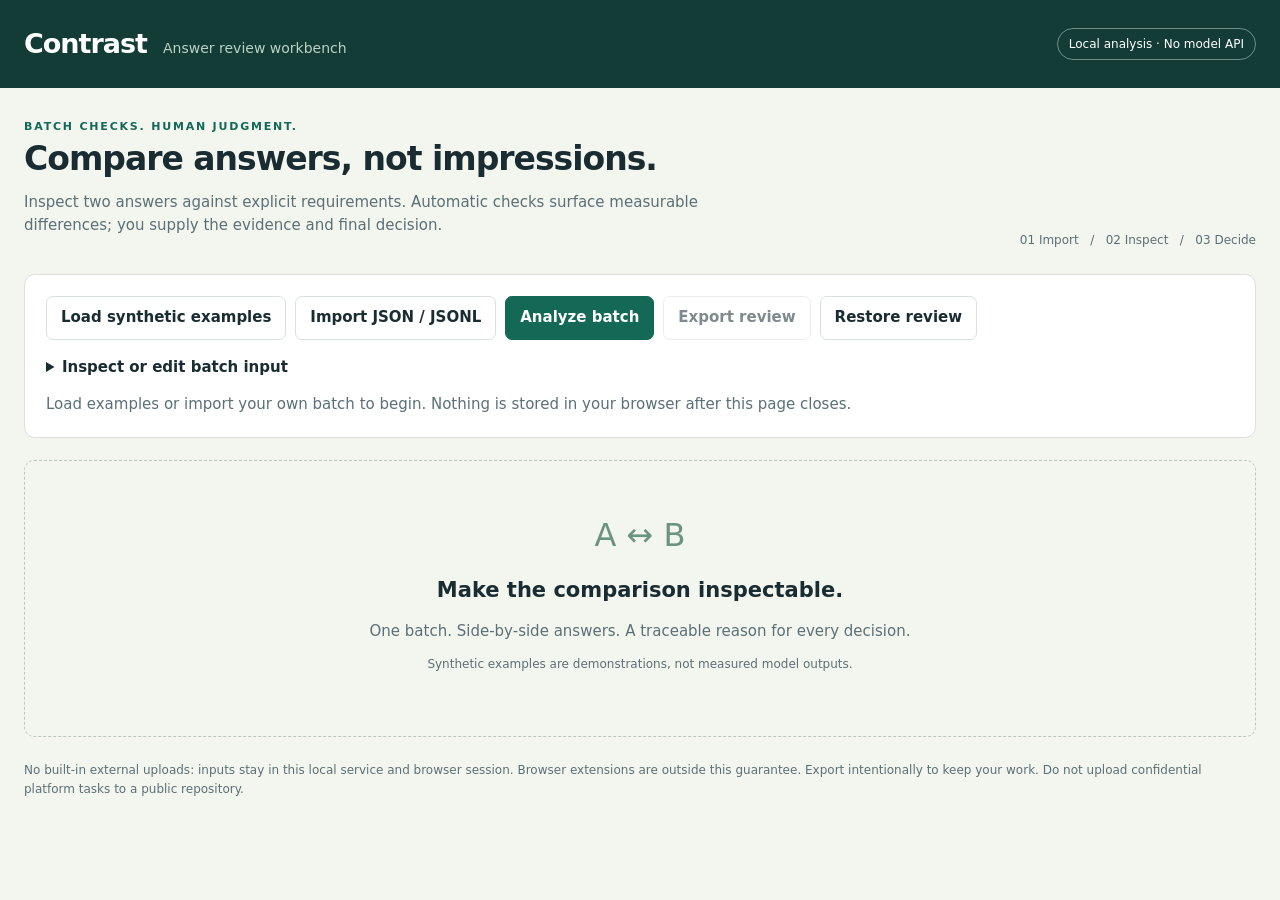
<file: tools/answer-compare/static/index.html>
<!doctype html>
<html lang="en"><head><meta charset="utf-8"><meta name="viewport" content="width=device-width,initial-scale=1"><title>Contrast · Answer review</title><style>
:root{--ink:#182c32;--muted:#5b7076;--line:#d8e1de;--paper:#f3f5ef;--white:#fff;--accent:#146956;--soft:#e6f1e9;--bad:#9b3630;--warn:#855c1f}*{box-sizing:border-box}body{margin:0;background:var(--paper);color:var(--ink);font:15px/1.55 system-ui,-apple-system,sans-serif}button,input,select,textarea{font:inherit}button{cursor:pointer}button:disabled{cursor:wait;opacity:.55}button:focus-visible,a:focus-visible,input:focus-visible,textarea:focus-visible,select:focus-visible{outline:3px solid #e1a62d;outline-offset:3px}button,.file-label{border:1px solid var(--line);border-radius:7px;padding:9px 14px;background:white;color:var(--ink);font-weight:600}.primary{background:var(--accent);color:white;border-color:var(--accent)}.quiet{background:transparent}.file-label{display:inline-block;cursor:pointer}.file-label:focus-within{outline:3px solid #e1a62d}.file-label input{position:absolute;width:1px;height:1px;opacity:0}header{background:#143c36;color:white;padding:23px max(24px,calc((100% - 1440px)/2));display:flex;align-items:center;justify-content:space-between;gap:20px}.brand{font-size:27px;font-weight:750;letter-spacing:-1px}.brand span{font-weight:400;color:#bad2c4;font-size:14px;letter-spacing:0;margin-left:16px}.local{font-size:12px;border:1px solid #6d9187;padding:6px 11px;border-radius:20px;white-space:nowrap}.shell{max-width:1440px;margin:auto;padding:30px 24px 60px}.intro{display:flex;justify-content:space-between;gap:30px;align-items:end;margin-bottom:25px}h1{font-size:33px;line-height:1.15;margin:5px 0 13px;letter-spacing:-1px}h2{font-size:21px;margin:0 0 14px}h3{font-size:15px;margin:0 0 10px}.eyebrow{font-size:11px;letter-spacing:1.8px;font-weight:750;text-transform:uppercase;color:var(--accent)}p{margin:5px 0 12px}.muted{color:var(--muted)}.intro p{max-width:740px}.steps{color:var(--muted);font-size:12px;white-space:nowrap}.panel{background:var(--white);border:1px solid var(--line);border-radius:11px;padding:21px}.toolbar{display:flex;flex-wrap:wrap;gap:9px;align-items:center}.import-panel details{margin-top:16px}summary{cursor:pointer;font-weight:600}.raw{width:100%;height:180px;border:1px solid var(--line);border-radius:7px;margin:10px 0;padding:12px;font:12px/1.5 ui-monospace,monospace;background:#fafbf9;resize:vertical}.status{margin:14px 0 0;min-height:23px;color:var(--muted)}.status.error{color:var(--bad)}.help{font-size:12px;color:var(--muted)}.stats{display:flex;gap:30px;padding:19px 2px}.stat b{font-size:25px;display:block;font-weight:650}.stat span{font-size:12px;color:var(--muted)}.workspace{display:grid;grid-template-columns:220px minmax(0,1fr);gap:18px;align-items:start;margin-top:4px}.case-nav{padding:14px 10px;position:sticky;top:15px}.case-nav h2{padding:0 8px;font-size:13px;margin-bottom:10px}.case-list{max-height:65vh;overflow:auto;display:grid;gap:5px}.case-button{text-align:left;overflow-wrap:anywhere;background:transparent;border-color:transparent;padding:10px;font-size:13px;display:flex;align-items:start;gap:9px}.case-button[aria-current=true]{border-color:#97b9a8;background:var(--soft);color:#144d3e}.case-button small{display:block;color:var(--muted);font-weight:400;margin-top:2px}.case-number{width:24px;flex:none;color:var(--muted);font-variant-numeric:tabular-nums}.case-content{min-width:0}.case-head{display:flex;align-items:center;justify-content:space-between;gap:12px;margin-bottom:16px}.case-head h2{margin:0;overflow-wrap:anywhere}.pager{display:flex;gap:6px}.pager button{padding:5px 12px}.prompt{white-space:pre-wrap;overflow-wrap:anywhere;font-size:16px}.constraints{font-size:12px;color:var(--muted);padding-left:18px}.auto-note{background:#edf3e8;border-left:3px solid #7a9d50;padding:12px 15px;margin:18px 0;font-size:13px}.auto-note strong{display:block;color:#3c5b27;margin-bottom:3px}.answers{display:grid;grid-template-columns:1fr 1fr;gap:14px}.answer-panel{padding:0;overflow:hidden}.answer-top{display:flex;justify-content:space-between;gap:10px;padding:13px 17px;border-bottom:1px solid var(--line);background:#f8faf6}.answer-label{font-weight:750}.metrics{font-size:11px;color:var(--muted);align-self:center;text-align:right}.answer-text{padding:18px;white-space:pre-wrap;overflow-wrap:anywhere;max-height:420px;overflow:auto;min-height:170px;font-size:14px}.checks{border-top:1px solid var(--line);padding:14px 17px;background:#fbfcfa}.check{display:grid;grid-template-columns:48px 1fr;gap:9px;margin:9px 0;font-size:12px}.badge{font-size:10px;font-weight:750;letter-spacing:.3px;border-radius:4px;padding:3px;text-align:center;align-self:start}.pass{background:#e2f1e7;color:#176341}.fail{background:#fbe8e4;color:#9b3630}.review{background:#fff0d6;color:#855c1f}.check-type{font-weight:650}.check p{margin:3px 0 0;color:var(--muted);overflow-wrap:anywhere}.review-panel{margin-top:18px}.review-header{display:flex;justify-content:space-between;gap:15px;align-items:center}.review-header .eyebrow{margin-bottom:5px}.review-header h2{margin:0}.decision{display:flex;gap:8px;flex-wrap:wrap;margin:19px 0}.decision label{cursor:pointer;padding:10px 14px;border:1px solid var(--line);border-radius:7px;font-size:13px;font-weight:600}.decision label:has(input:checked){background:var(--soft);border-color:var(--accent)}.decision input{accent-color:var(--accent);margin-right:6px}.form-grid{display:grid;grid-template-columns:1fr 1fr;gap:16px}label.field{display:block;font-size:13px;font-weight:600}.field textarea{display:block;width:100%;min-height:100px;margin-top:7px;padding:11px;border:1px solid var(--line);border-radius:6px;resize:vertical}.rubric{margin:18px 0}.rubric-grid{display:grid;grid-template-columns:1fr 90px 90px;gap:9px;align-items:center;font-size:13px;margin-top:12px;max-width:550px}.rubric-grid select{padding:5px;border:1px solid var(--line);border-radius:4px;background:white;width:100%}.review-footer{border-top:1px solid var(--line);padding-top:16px;display:flex;justify-content:space-between;gap:12px;align-items:center;flex-wrap:wrap}.review-state{font-size:12px;color:var(--muted)}.empty{text-align:center;padding:50px 20px;border:1px dashed #b9c9bc;border-radius:10px;margin-top:22px;color:var(--muted)}.empty .symbol{font-size:32px;color:#6b947e;margin-bottom:13px}.empty h2{color:var(--ink)}footer{margin-top:24px;font-size:12px;color:var(--muted)}[hidden]{display:none!important}@media(max-width:900px){.workspace{grid-template-columns:1fr}.case-nav{position:static}.case-list{display:flex;max-height:none;overflow:auto}.case-button{min-width:160px;max-width:250px}.answers{grid-template-columns:1fr}.intro{display:block}.steps{margin-top:15px}.form-grid{grid-template-columns:1fr}}@media(max-width:520px){.shell{padding:22px 13px}header{padding:17px}.brand span{display:none}h1{font-size:28px}.panel{padding:15px}.answer-panel{padding:0}.case-head{align-items:start}.stats{gap:20px}.review-header{display:block}.local{font-size:10px}.rubric-grid{grid-template-columns:1fr 65px 65px}.case-head h2{font-size:18px}}
</style></head><body>
<header><div class="brand">Contrast<span>Answer review workbench</span></div><div class="local">Local analysis · No model API</div></header>
<main class="shell"><section class="intro"><div><div class="eyebrow">Batch checks. Human judgment.</div><h1>Compare answers, not impressions.</h1><p class="muted">Inspect two answers against explicit requirements. Automatic checks surface measurable differences; you supply the evidence and final decision.</p></div><div class="steps">01 Import &nbsp; / &nbsp; 02 Inspect &nbsp; / &nbsp; 03 Decide</div></section>
<section class="panel import-panel" aria-label="Batch import"><div class="toolbar"><button id="demo" class="quiet">Load synthetic examples</button><label class="file-label">Import JSON / JSONL<input id="file" type="file" accept=".json,.jsonl,application/json"></label><button id="analyze" class="primary">Analyze batch</button><button id="export" disabled>Export review</button><label class="file-label">Restore review<input id="restore" type="file" accept=".json,application/json"></label></div><details id="input-details"><summary>Inspect or edit batch input</summary><label for="raw" class="help">A single case, a JSON array, an object with a “cases” array, or one case per JSONL line. Maximum file size: 2 MB.</label><textarea id="raw" class="raw" spellcheck="false" aria-label="Batch JSON input" placeholder='{"cases": [{"id": "example-1", "prompt": "...", "answer_a": "...", "answer_b": "...", "constraints": []}]}'></textarea><p class="help">Requirements must be explicit in the input. The tool does not infer all instructions from a prompt or determine whether an answer is factually correct. See the project README for supported constraint types.</p></details><p id="status" class="status" role="status" aria-live="polite">Load examples or import your own batch to begin. Nothing is stored in your browser after this page closes.</p></section>
<div id="empty" class="empty"><div class="symbol" aria-hidden="true">A ↔ B</div><h2>Make the comparison inspectable.</h2><p>One batch. Side-by-side answers. A traceable reason for every decision.</p><p class="help">Synthetic examples are demonstrations, not measured model outputs.</p></div>
<section id="results" hidden><div class="stats"><div class="stat"><b id="stat-cases">0</b><span>Cases</span></div><div class="stat"><b id="stat-failures">0</b><span>Failed checks</span></div><div class="stat"><b id="stat-reviewed">0</b><span>Decisions recorded</span></div></div><div class="workspace"><nav class="panel case-nav" aria-label="Cases"><h2>REVIEW QUEUE</h2><div id="case-list" class="case-list"></div></nav><article class="case-content"><section class="panel"><div class="case-head"><h2 id="case-title"></h2><div class="pager"><button id="prev" aria-label="Previous case">←</button><button id="next" aria-label="Next case">→</button></div></div><div class="eyebrow">Request</div><p id="prompt" class="prompt"></p><ul id="constraints" class="constraints"></ul></section><div class="auto-note"><strong id="suggestion"></strong><span id="suggestion-reason"></span><div class="help">A check-based cue, not an overall quality score or a factual verdict.</div></div><section id="answers" class="answers" aria-label="Answer comparison"></section><section class="panel review-panel"><div class="review-header"><div><div class="eyebrow">Your assessment</div><h2>Record a defensible decision.</h2></div><span class="help">Human review, not automatic scoring</span></div><form id="review-form"><div class="decision" role="group" aria-label="Preferred answer"><label><input type="radio" name="decision" value="A">Answer A</label><label><input type="radio" name="decision" value="B">Answer B</label><label><input type="radio" name="decision" value="tie">Tie</label><label><input type="radio" name="decision" value="insufficient">Insufficient evidence</label></div><div class="form-grid"><label class="field">Evidence or observation<textarea id="evidence" maxlength="20000" placeholder="Quote the relevant passage or identify what is missing. For insufficient evidence, explain the gap."></textarea></label><label class="field">Reason for the decision<textarea id="reason" maxlength="20000" placeholder="Connect your observation to the requirement. Explain the meaningful difference."></textarea></label></div><details class="rubric"><summary>Optional human rubric scores</summary><p class="help">1 = poor · 3 = adequate · 5 = strong. Leave unassessed dimensions blank. These scores do not determine the decision.</p><div id="rubric-grid" class="rubric-grid"></div></details><div class="review-footer"><span id="review-state" class="review-state">Not reviewed</span><div class="toolbar"><button type="button" id="clear-review" class="quiet">Clear this review</button><button type="submit" class="primary">Record decision</button></div></div></form></section></article></div></section>
<footer>No built-in external uploads: inputs stay in this local service and browser session. Browser extensions are outside this guarantee. Export intentionally to keep your work. Do not upload confidential platform tasks to a public repository.</footer></main>
<script>
'use strict';
const $=id=>document.getElementById(id); const MAX=2*1024*1024;
let batch=null,index=0,reviews=Object.create(null),drafts=Object.create(null),dirty=false,busy=false;
const dims=['Instruction following','Clarity','Completeness'];
function el(tag,text,cls){const n=document.createElement(tag);if(text!==undefined)n.textContent=text;if(cls)n.className=cls;return n;}
function status(s,error=false){$('status').textContent=s;$('status').classList.toggle('error',error);}
function replacement(){return !dirty||confirm('You have unexported review work. Replace this batch and discard those notes?');}
function setBusy(v){busy=v;for(const id of ['demo','analyze','file','restore'])$(id).disabled=v;$('analyze').textContent=v?'Analyzing…':'Analyze batch';}
async function api(path,body){const r=await fetch(path,body?{method:'POST',headers:{'Content-Type':'application/json'},body:JSON.stringify(body)}:{});let data;try{data=await r.json();}catch{throw Error('The local server returned an unreadable response.');}if(!r.ok)throw Error(typeof data.error==='string'?data.error:'Request failed ('+r.status+').');return data;}
async function fileText(file,limit=MAX){if(!file)throw Error('No file selected.');if(file.size>limit)throw Error('File exceeds the '+(limit/1024/1024)+' MB limit.');return file.text();}
$('demo').onclick=async()=>{if(busy||!replacement())return;setBusy(true);try{const d=await api('/api/demo');$('raw').value=JSON.stringify(d,null,2);$('input-details').open=true;reset();status('Synthetic examples loaded. Select Analyze batch to run the checks.');}catch(e){status(e.message,true);}finally{setBusy(false);}};
$('file').onchange=async e=>{const file=e.target.files[0];e.target.value='';if(!file||busy||!replacement())return;setBusy(true);try{const t=await fileText(file);if(!t.trim())throw Error('The file is empty.');$('raw').value=t;$('input-details').open=true;reset();status('Loaded '+file.name+'. Select Analyze batch.');}catch(e){status(e.message,true);}finally{setBusy(false);}};
function reset(){batch=null;reviews=Object.create(null);drafts=Object.create(null);dirty=false;$('results').hidden=true;$('empty').hidden=false;$('export').disabled=true;}
$('analyze').onclick=async()=>{if(busy||!replacement())return;try{if(new Blob([$('raw').value]).size>MAX)throw Error('Input exceeds the 2 MB limit.');const rawText=$('raw').value;if(!rawText.trim())throw Error('Add a batch before analyzing.');setBusy(true);const result=await api('/api/analyze',{text:rawText});if(!result||!Array.isArray(result.cases)||!result.cases.length||typeof result.batch_id!=='string')throw Error('The server returned an invalid batch.');batch=result;reviews=Object.create(null);drafts=Object.create(null);dirty=false;index=0;$('results').hidden=false;$('empty').hidden=true;$('export').disabled=false;$('input-details').open=false;render();status('Analyzed '+batch.cases.length+' cases. Automatic checks are ready; no human decisions have been made.');}catch(e){status(e.message,true);}finally{setBusy(false);}};
function getForm(){const decision=document.querySelector('input[name=decision]:checked');const scores={};dims.forEach((d,i)=>{scores[d]={a:$('score-'+i+'-a').value,b:$('score-'+i+'-b').value};});return {decision:decision?decision.value:'',evidence:$('evidence').value,reason:$('reason').value,scores};}
function remember(){if(batch)drafts[batch.cases[index].id]=getForm();}
function change(){if(!batch)return;remember();dirty=true;delete reviews[batch.cases[index].id];updateCounts();$('review-state').textContent='Draft changed · record the decision again';}
$('review-form').oninput=change;$('review-form').onchange=change;
function updateCounts(){$('stat-cases').textContent=batch.cases.length;$('stat-failures').textContent=batch.summary?.failures??0;$('stat-reviewed').textContent=Object.keys(reviews).length;nav();}
function nav(){const list=$('case-list');list.replaceChildren();batch.cases.forEach((c,i)=>{const b=el('button',undefined,'case-button');b.type='button';b.setAttribute('aria-current',String(i===index));b.append(el('span',String(i+1).padStart(2,'0'),'case-number'));const text=el('span',c.id);text.append(el('small',reviews[c.id]?'Decision recorded':'Needs review'));b.append(text);b.onclick=()=>{remember();index=i;render();};list.append(b);});}
function render(){updateCounts();const c=batch.cases[index];$('case-title').textContent=c.id;$('prompt').textContent=c.prompt;$('constraints').replaceChildren();(c.constraints||[]).forEach(r=>$('constraints').append(el('li',r.type+': '+JSON.stringify(r.value))));if(!c.constraints?.length)$('constraints').append(el('li','No explicit constraints supplied. Metrics alone cannot establish instruction compliance.'));$('prev').disabled=index===0;$('next').disabled=index===batch.cases.length-1;const cues={A:'Check-based cue: A',B:'Check-based cue: B',tie:'Check-based cue: tied',review:'Human inspection required'};$('suggestion').textContent=cues[c.suggestion]||'Human inspection required';$('suggestion-reason').textContent=c.suggestion_reason||'';$('answers').replaceChildren();for(const side of ['a','b']){const p=el('section',undefined,'panel answer-panel');const top=el('div',undefined,'answer-top');top.append(el('span','Answer '+side.toUpperCase(),'answer-label'));const m=c.metrics?.[side]||{};top.append(el('span',`${m.words??'—'} words · ${m.headings??'—'} headings · ${m.paragraphs??'—'} paragraphs`,'metrics'));p.append(top,el('div',c['answer_'+side],'answer-text'));const checks=el('div',undefined,'checks');checks.append(el('h3','Automatic checks'));const rows=c.checks?.[side]||[];if(!rows.length)checks.append(el('p','No applicable checks.','help'));rows.forEach(r=>{const row=el('div',undefined,'check');const state=['pass','fail','review'].includes(r.status)?r.status:'review';row.append(el('span',state.toUpperCase(),'badge '+state));const details=el('div');details.append(el('span',r.type,'check-type'),el('p',r.reason));row.append(details);checks.append(row);});p.append(checks);$('answers').append(p);}const r=drafts[c.id]||reviews[c.id]||{};document.querySelectorAll('input[name=decision]').forEach(n=>n.checked=n.value===r.decision);$('evidence').value=r.evidence||'';$('reason').value=r.reason||'';const grid=$('rubric-grid');grid.replaceChildren();grid.append(el('span','Dimension'),el('strong','A'),el('strong','B'));dims.forEach((d,i)=>{grid.append(el('span',d));for(const s of ['a','b']){const sel=el('select');sel.id='score-'+i+'-'+s;sel.setAttribute('aria-label',d+' score for answer '+s.toUpperCase());sel.append(new Option('—',''));for(let k=1;k<=5;k++)sel.append(new Option(String(k),String(k)));sel.value=r.scores?.[d]?.[s]||'';grid.append(sel);}});$('review-state').textContent=reviews[c.id]?'Decision recorded · included in export':drafts[c.id]?'Draft · not yet recorded':'Not reviewed';}
$('prev').onclick=()=>{if(index>0){remember();index--;render();}};$('next').onclick=()=>{if(index<batch.cases.length-1){remember();index++;render();}};
$('review-form').onsubmit=e=>{e.preventDefault();if(!batch)return;const r=getForm();if(!r.decision||!r.evidence.trim()||!r.reason.trim()){status('Choose a decision and provide both evidence and a reason before recording it.',true);$('review-state').textContent='Incomplete · decision, evidence and reason are required';return;}r.recorded_at=new Date().toISOString();reviews[batch.cases[index].id]=r;drafts[batch.cases[index].id]=r;dirty=true;updateCounts();$('review-state').textContent='Decision recorded · included in export';status('Recorded your decision for '+batch.cases[index].id+'. Export review to keep it.');};
$('clear-review').onclick=()=>{if(!batch)return;if(!confirm('Clear the decision and notes for this case?'))return;delete reviews[batch.cases[index].id];delete drafts[batch.cases[index].id];dirty=true;render();};
$('export').onclick=()=>{if(!batch)return;remember();const data={format:'contrast-review-v1',exported_at:new Date().toISOString(),batch_id:batch.batch_id,results:batch,reviews,drafts};const blob=new Blob([JSON.stringify(data,null,2)],{type:'application/json'});const url=URL.createObjectURL(blob);const a=el('a');a.href=url;a.download='contrast-review-'+new Date().toISOString().slice(0,10)+'.json';document.body.append(a);a.click();a.remove();setTimeout(()=>URL.revokeObjectURL(url),30000);dirty=false;status('Review export prepared. Check your downloads; it includes drafts as well as recorded decisions.');};
function validReview(r,recorded=false){if(!r||typeof r!=='object'||Array.isArray(r))return false;if(!['','A','B','tie','insufficient'].includes(r.decision)||typeof r.evidence!=='string'||typeof r.reason!=='string')return false;if(recorded&&(!r.decision||!r.evidence.trim()||!r.reason.trim()))return false;return dims.every(d=>['a','b'].every(s=>!r.scores?.[d]?.[s]||['1','2','3','4','5'].includes(r.scores[d][s])));}
function sameReviewContent(a,b){return ['decision','evidence','reason'].every(k=>a[k]===b[k])&&dims.every(d=>['a','b'].every(side=>(a.scores?.[d]?.[side]||'')===(b.scores?.[d]?.[side]||'')));}
$('restore').onchange=async e=>{const file=e.target.files[0];e.target.value='';if(!file||busy)return;if(!batch){status('Analyze the matching input batch before restoring its review.',true);return;}setBusy(true);try{const x=JSON.parse(await fileText(file,16*1024*1024));if(x.format!=='contrast-review-v1'||x.batch_id!==batch.batch_id)throw Error('This review does not match the currently analyzed batch. Load and analyze the original inputs first.');const ids=new Set(batch.cases.map(c=>c.id));for(const key of ['reviews','drafts']){if(!x[key]||typeof x[key]!=='object'||Array.isArray(x[key]))throw Error('Invalid review export.');for(const [id,r] of Object.entries(x[key]))if(!ids.has(id)||!validReview(r,key==='reviews'))throw Error('Invalid review data for '+id+'.');}for(const [id,r] of Object.entries(x.reviews)){if(Object.prototype.hasOwnProperty.call(x.drafts,id)&&!sameReviewContent(r,x.drafts[id]))throw Error('Conflicting recorded decision and draft for '+id+'. Restore rejected; your current work is unchanged.');}if(!replacement())return;reviews=Object.assign(Object.create(null),x.reviews);drafts=Object.assign(Object.create(null),x.drafts);dirty=false;render();status('Restored '+Object.keys(reviews).length+' recorded decisions and saved drafts.');}catch(e){status(e.message,true);}finally{setBusy(false);}};
$('raw').oninput=()=>{if(batch)status('Input edited. Displayed results and exports still refer to the last analyzed batch. Analyze again to apply changes.');};
window.addEventListener('beforeunload',e=>{if(dirty){e.preventDefault();e.returnValue='';}});
</script></body></html>
</file>
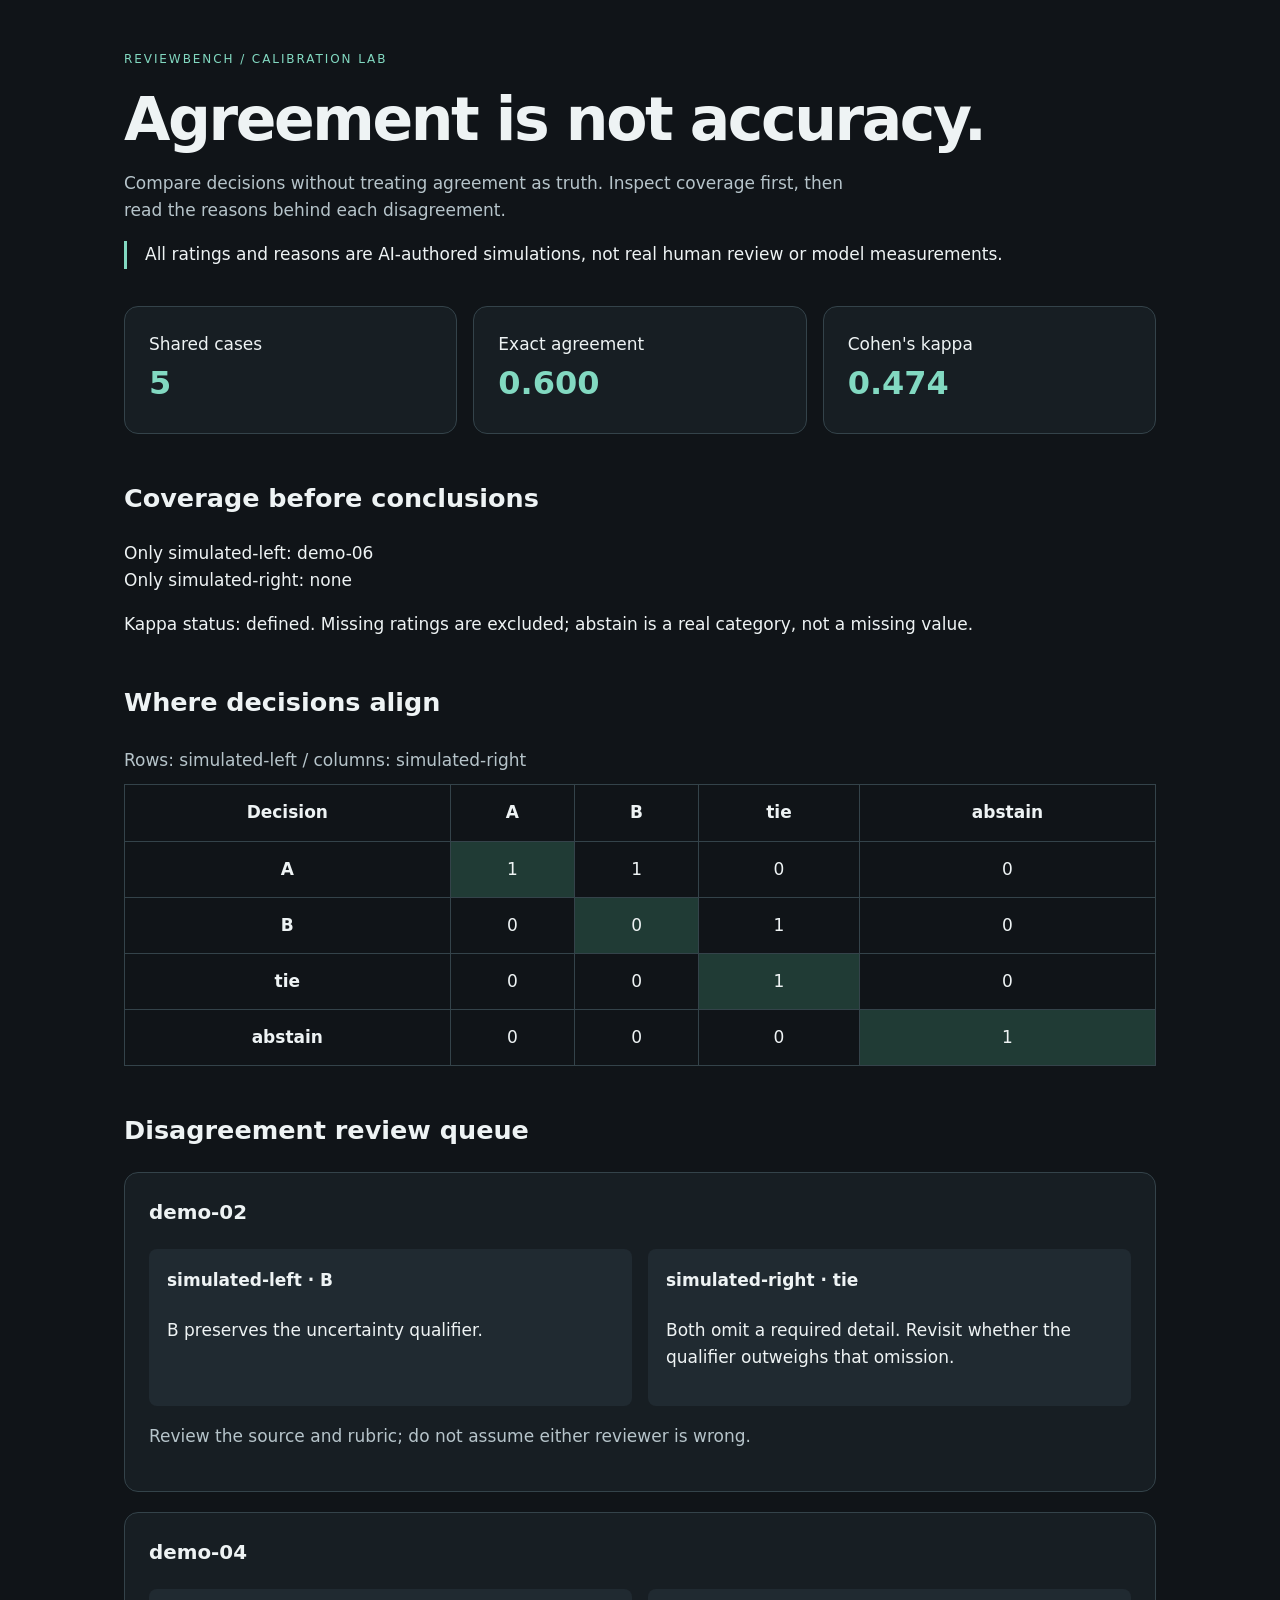
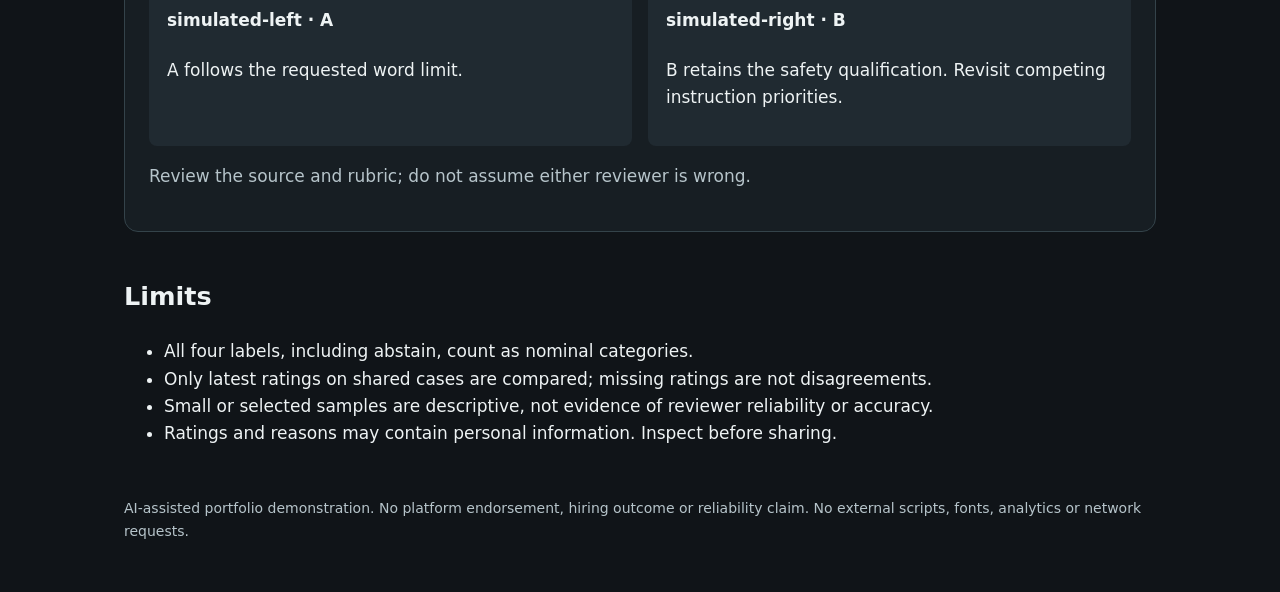
<file: reports/agreement-demo.html>
<!doctype html><html lang="en"><meta charset="utf-8"><meta name="viewport" content="width=device-width,initial-scale=1">
<title>Agreement is not accuracy.</title><style>
:root{color-scheme:dark}*{box-sizing:border-box}body{margin:0;background:#101418;color:#eef3f4;font:17px/1.6 system-ui,sans-serif}main{max-width:1080px;margin:auto;padding:50px 24px}h1{font-size:clamp(32px,5vw,60px);line-height:1.08;letter-spacing:-.04em;margin:18px 0}h2{margin-top:44px}h3,h4{margin-top:0}.eyebrow{color:#82d9c1;letter-spacing:.16em;text-transform:uppercase;font-size:12px}.intro{max-width:740px;color:#b6c4ca}.stats,.pair{display:grid;grid-template-columns:repeat(3,1fr);gap:16px}.stats>div,article{border:1px solid #34434a;border-radius:14px;padding:24px;margin-top:20px;background:#171e23}.stats strong{display:block;font-size:32px;color:#82d9c1}.pair{grid-template-columns:repeat(2,1fr)}.pair section{background:#202a31;border-radius:8px;padding:18px}.note,caption{color:#b6c4ca}table{border-collapse:collapse;width:100%;margin-top:24px}th,td{padding:14px;text-align:center;border:1px solid #34434a}.match{background:#203b35}caption{text-align:left;padding-bottom:10px}p{white-space:pre-wrap;overflow-wrap:anywhere}.scope{border-left:3px solid #82d9c1;padding-left:18px}footer{margin-top:50px;color:#b6c4ca;font-size:14px}@media(max-width:640px){.stats,.pair{grid-template-columns:1fr}main{padding:28px 16px}}@media print{body{background:white;color:black}.stats>div,article,.pair section,.match{background:white;color:black}article{break-inside:avoid}.intro,.note,footer,caption{color:#333}}
</style><main><div class="eyebrow">ReviewBench / calibration lab</div><h1>Agreement is not accuracy.</h1>
<p class="intro">Compare decisions without treating agreement as truth. Inspect coverage first, then read the reasons behind each disagreement.</p>
<p class="scope">All ratings and reasons are AI-authored simulations, not real human review or model measurements.</p><div class="stats"><div>Shared cases<strong>5</strong></div><div>Exact agreement<strong>0.600</strong></div><div>Cohen's kappa<strong>0.474</strong></div></div>
<h2>Coverage before conclusions</h2><p>Only simulated-left: demo-06
Only simulated-right: none</p><p>Kappa status: defined. Missing ratings are excluded; abstain is a real category, not a missing value.</p>
<h2>Where decisions align</h2><table><caption>Rows: simulated-left / columns: simulated-right</caption><thead><tr><th scope="col">Decision</th><th scope="col">A</th><th scope="col">B</th><th scope="col">tie</th><th scope="col">abstain</th></tr></thead><tbody><tr><th scope="row">A</th><td class="match">1</td><td>1</td><td>0</td><td>0</td></tr><tr><th scope="row">B</th><td>0</td><td class="match">0</td><td>1</td><td>0</td></tr><tr><th scope="row">tie</th><td>0</td><td>0</td><td class="match">1</td><td>0</td></tr><tr><th scope="row">abstain</th><td>0</td><td>0</td><td>0</td><td class="match">1</td></tr></tbody></table><h2>Disagreement review queue</h2><article><h3>demo-02</h3><div class="pair"><section><h4>simulated-left · B</h4><p>B preserves the uncertainty qualifier.</p></section><section><h4>simulated-right · tie</h4><p>Both omit a required detail. Revisit whether the qualifier outweighs that omission.</p></section></div><p class="note">Review the source and rubric; do not assume either reviewer is wrong.</p></article><article><h3>demo-04</h3><div class="pair"><section><h4>simulated-left · A</h4><p>A follows the requested word limit.</p></section><section><h4>simulated-right · B</h4><p>B retains the safety qualification. Revisit competing instruction priorities.</p></section></div><p class="note">Review the source and rubric; do not assume either reviewer is wrong.</p></article><h2>Limits</h2><ul><li>All four labels, including abstain, count as nominal categories.</li><li>Only latest ratings on shared cases are compared; missing ratings are not disagreements.</li><li>Small or selected samples are descriptive, not evidence of reviewer reliability or accuracy.</li><li>Ratings and reasons may contain personal information. Inspect before sharing.</li></ul><footer>AI-assisted portfolio demonstration. No platform endorsement, hiring outcome or reliability claim. No external scripts, fonts, analytics or network requests.</footer></main></html>
</file>
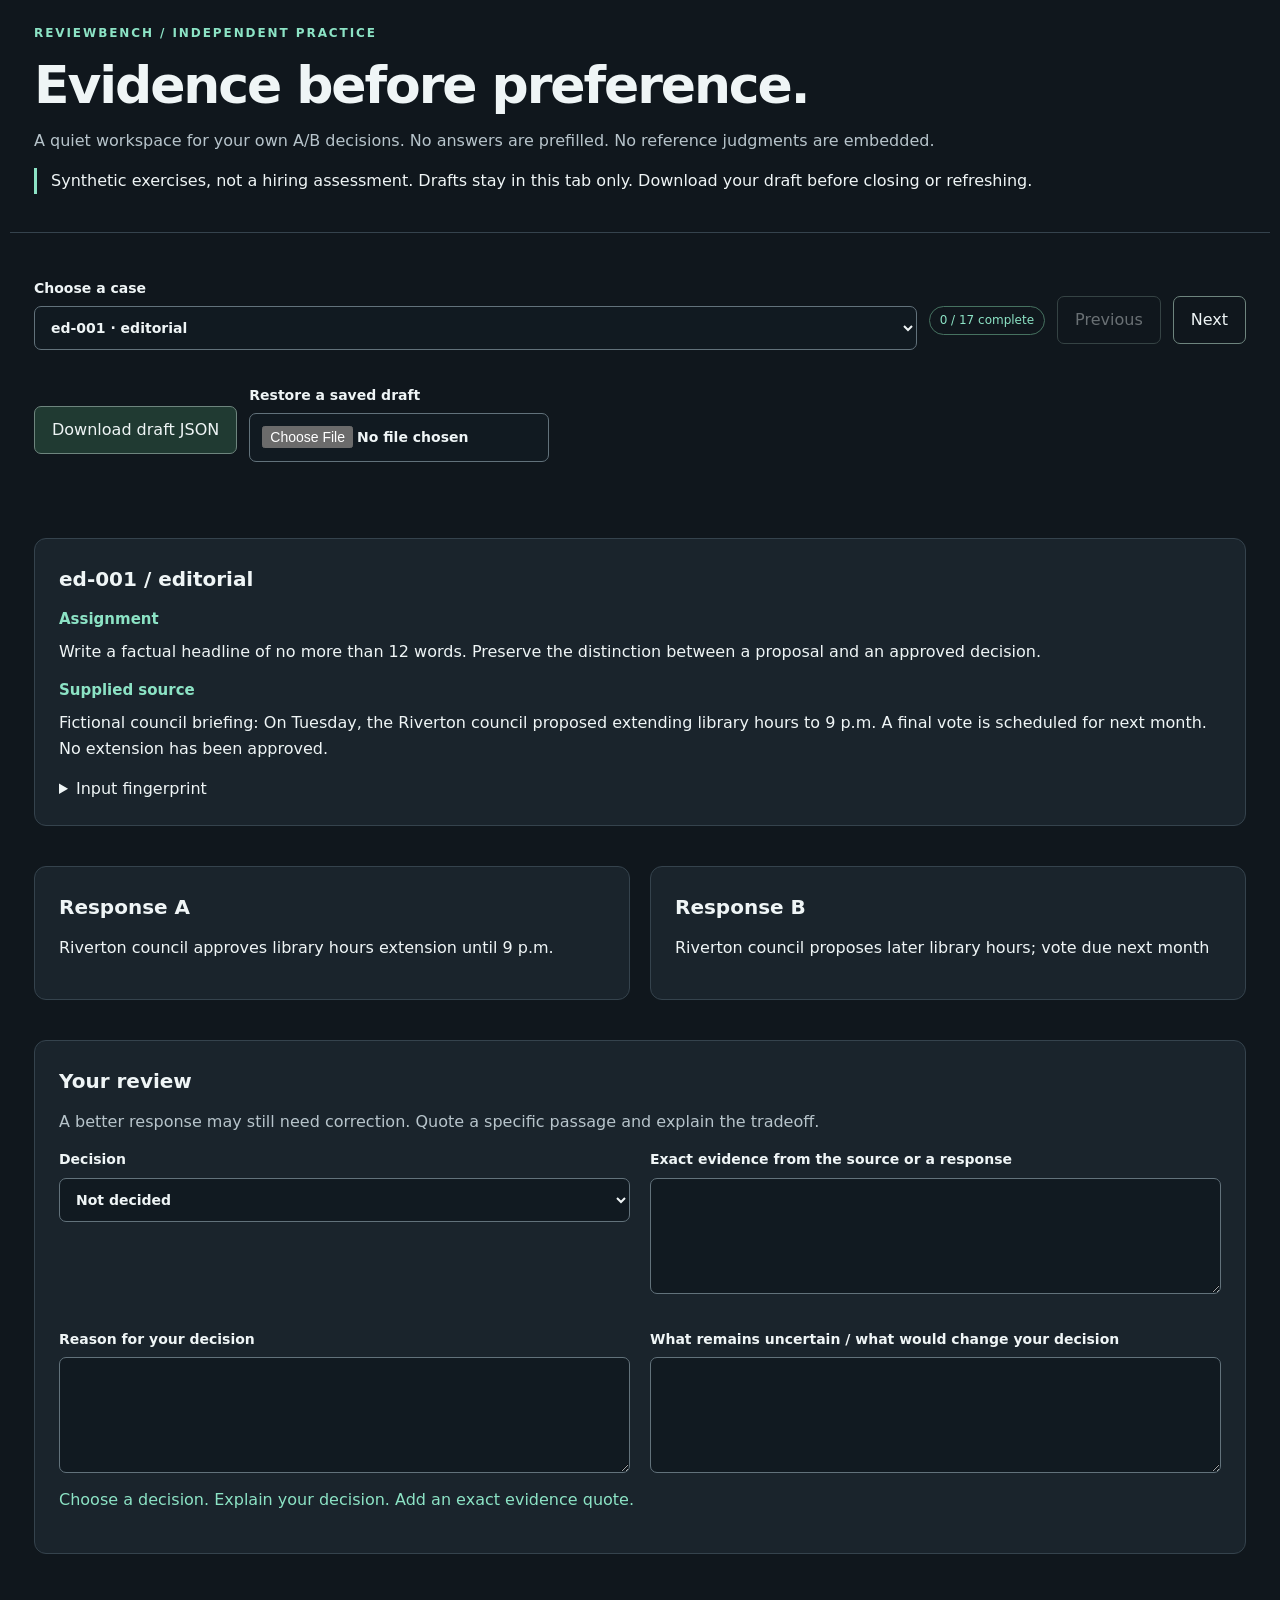
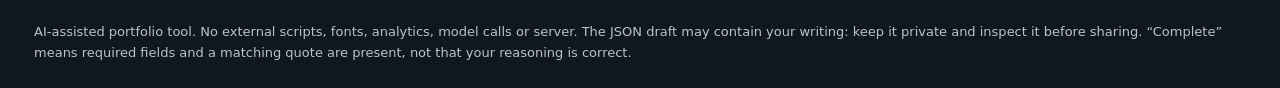
<file: reports/review-desk.html>
<!doctype html><html lang="en"><head><meta charset="utf-8"><meta name="viewport" content="width=device-width,initial-scale=1"><meta http-equiv="Content-Security-Policy" content="default-src 'none'; script-src 'unsafe-inline'; style-src 'unsafe-inline'; connect-src 'none'; img-src 'none'; base-uri 'none'; form-action 'none'"><title>ReviewBench / Independent Review Desk</title><style>
:root{color-scheme:dark;--ink:#eff5f6;--muted:#b7c4cb;--mint:#8ce3c5;--line:#35434d;--surface:#1a242c}*{box-sizing:border-box}body{margin:0;background:#10171d;color:var(--ink);font:16px/1.6 system-ui,sans-serif}header,main,footer{max-width:1260px;margin:auto;padding:24px}header{border-bottom:1px solid var(--line)}.brand{letter-spacing:.16em;color:var(--mint);font-weight:700;font-size:12px}h1{font-size:clamp(30px,5vw,52px);letter-spacing:-.04em;line-height:1.1;margin:14px 0}h2{font-size:20px;margin:0 0 12px}h3{font-size:15px;margin:0 0 8px;color:var(--mint)}p{margin:0 0 14px}.sub,.muted{color:var(--muted)}.bar{display:flex;gap:12px;flex-wrap:wrap;align-items:center;margin:20px 0}.bar label{flex:1;min-width:180px}.grid{display:grid;grid-template-columns:1fr 1fr;gap:20px}.card{border:1px solid var(--line);border-radius:12px;padding:24px;background:var(--surface);margin-bottom:20px}.reading{white-space:pre-wrap;overflow-wrap:anywhere}.pill{font-size:12px;color:var(--mint);border:1px solid #467260;padding:4px 10px;border-radius:20px}.full{grid-column:1/-1}label{display:block;font-size:14px;font-weight:600;margin-bottom:14px}select,textarea,input,button{font:inherit}select,textarea,input{display:block;width:100%;padding:12px;border:1px solid #62727b;border-radius:7px;background:#111a21;color:var(--ink);margin-top:7px}textarea{min-height:116px;resize:vertical}button{padding:10px 17px;border:1px solid #6e857e;border-radius:7px;background:#203a32;color:var(--ink);cursor:pointer}button.secondary{background:transparent}button:disabled{opacity:.4;cursor:default}button:focus-visible,select:focus-visible,textarea:focus-visible,input:focus-visible{outline:3px solid var(--mint);outline-offset:3px}.note{border-left:3px solid var(--mint);padding-left:14px}.status{min-height:28px;color:var(--mint)}.error{color:#ffc6b8}footer{font-size:13px;color:var(--muted)}.file{max-width:300px}details{margin-top:12px}summary{cursor:pointer}noscript{display:block;padding:30px;background:#502d28}@media(max-width:760px){.grid{grid-template-columns:1fr}.card{padding:18px}header,main,footer{padding:18px}.bar button{flex:1}}@media print{body{background:white;color:black}header,.bar,footer,#controls{display:none}.card{background:white;color:black;border-color:#777}textarea,select,input{color:black;background:white}.sub,.muted{color:#333}.grid{display:block}}
</style></head><body><noscript>This offline desk needs JavaScript. Use the Markdown practice worksheet if scripts are disabled.</noscript><header><div class="brand">REVIEWBENCH / INDEPENDENT PRACTICE</div><h1>Evidence before preference.</h1><p class="sub">A quiet workspace for your own A/B decisions. No answers are prefilled. No reference judgments are embedded.</p><p class="note">Synthetic exercises, not a hiring assessment. Drafts stay in this tab only. Download your draft before closing or refreshing.</p></header><main><section id="controls"><div class="bar"><label for="case-select">Choose a case<select id="case-select"></select></label><span id="progress" class="pill"></span><button id="previous" class="secondary">Previous</button><button id="next" class="secondary">Next</button></div><div class="bar"><button id="download">Download draft JSON</button><label class="file" for="import">Restore a saved draft<input id="import" type="file" accept="application/json,.json"></label></div><p id="notice" role="status" aria-live="polite" class="status"></p></section><div class="grid"><section class="card full"><h2 id="case-title"></h2><h3>Assignment</h3><p id="prompt" class="reading"></p><h3>Supplied source</h3><p id="source" class="reading"></p><details><summary>Input fingerprint</summary><p id="fingerprint" class="reading muted"></p></details></section><section class="card"><h2>Response A</h2><p id="response-a" class="reading"></p></section><section class="card"><h2>Response B</h2><p id="response-b" class="reading"></p></section><section class="card full"><h2>Your review</h2><p class="muted">A better response may still need correction. Quote a specific passage and explain the tradeoff.</p><div class="grid"><label for="decision">Decision<select id="decision"><option value="">Not decided</option><option>A</option><option>B</option><option value="tie">Tie</option><option value="abstain">Abstain: insufficient evidence</option></select></label><label for="evidence">Exact evidence from the source or a response<textarea id="evidence" maxlength="12000"></textarea></label><label for="reason">Reason for your decision<textarea id="reason" maxlength="12000"></textarea></label><label for="uncertainty">What remains uncertain / what would change your decision<textarea id="uncertainty" maxlength="12000"></textarea></label></div><p id="validation" class="status" aria-live="polite"></p></section></div></main><footer>AI-assisted portfolio tool. No external scripts, fonts, analytics, model calls or server. The JSON draft may contain your writing: keep it private and inspect it before sharing. “Complete” means required fields and a matching quote are present, not that your reasoning is correct.</footer><script id="case-data" type="application/json">[{"id": "ed-001", "category": "editorial", "prompt": "Write a factual headline of no more than 12 words. Preserve the distinction between a proposal and an approved decision.", "source": "Fictional council briefing: On Tuesday, the Riverton council proposed extending library hours to 9 p.m. A final vote is scheduled for next month. No extension has been approved.", "responses": {"A": "Riverton council approves library hours extension until 9 p.m.", "B": "Riverton council proposes later library hours; vote due next month"}, "fingerprint": "5173bf420b3a16fa3b10622f4400c6c48056ec130471cfff0225f8178cc8723c"}, {"id": "ed-002", "category": "editorial", "prompt": "Summarize the update in one sentence, including the reopening date and the unresolved repair work.", "source": "Fictional museum notice: The west gallery will reopen on May 6. Roof repairs above the east gallery are still underway, and that gallery remains closed. The museum did not announce an east-gallery reopening date.", "responses": {"A": "The west gallery reopens May 6, while the east gallery remains closed for ongoing roof repairs.", "B": "The museum reopens all galleries May 6 after completing its roof repairs."}, "fingerprint": "301cdb7fd2ee81c8ec402a05f273454ea38881f038126c56a003cd311226c3d4"}, {"id": "ed-003", "category": "editorial", "prompt": "Write one neutral sentence reporting the meeting date and venue. Do not add background.", "source": "Fictional event listing: The Harbor Arts committee meets April 18 at the Central Library.", "responses": {"A": "The Harbor Arts committee will meet at the Central Library on April 18.", "B": "On April 18, the Harbor Arts committee will meet at the Central Library."}, "fingerprint": "778ff8d33e7939370c478db0680da134f3f63aec5c8f451f343eceb63a17c5d6"}, {"id": "fc-001", "category": "fact-check", "prompt": "Check the claim that attendance doubled. State the percentage increase using the supplied figures.", "source": "Fictional attendance table: Last year, 240 visitors attended. This year, 360 visitors attended. Both counts cover the same event and duration.", "responses": {"A": "Attendance doubled, increasing by 100% from 240 to 360.", "B": "Attendance increased by 50%, not 100%: (360 - 240) / 240 = 0.5."}, "fingerprint": "611352cb827ba9cf43fea6c92f5a5da7e025080d55fdcce400c2e5388957ff2a"}, {"id": "fc-002", "category": "fact-check", "prompt": "Identify the earliest reliable date at which the service can be described as available to the public. Explain briefly.", "source": "Fictional project record: March 2, internal staff testing began. March 9, selected invited volunteers received access. March 16, public registration opened to everyone. All dates are in the same year.", "responses": {"A": "March 16: public registration opened to everyone that day; the earlier stages were restricted.", "B": "March 2: the service was available as soon as internal staff testing began."}, "fingerprint": "efcf404c0a4b906611f42378c4d9964028d1acdaf452c287c5e3ff5eb5697d93"}, {"id": "fc-003", "category": "fact-check", "prompt": "Choose which response correctly names the winning contractor for the bridge repair.", "source": "Fictional procurement notice: Alder Works and Brook Engineering submitted bids. The award committee met Thursday. The excerpt ends before the decision and contains no award result.", "responses": {"A": "Alder Works won the bridge repair contract.", "B": "Brook Engineering won the bridge repair contract."}, "fingerprint": "8d6dfddc89f20dedb6fe94d63b2065789756cc6314b7bfce37ef925c43776388"}, {"id": "ds-001", "category": "design", "prompt": "Evaluate the two layout handoff notes against the brief and choose the more compliant one. Judge documented specifications only, not unseen artwork.", "source": "Fictional poster brief: Use a 24-point minimum for body text, a 12 mm safe margin, and a distinct headline larger than the body. Candidate notes are the only available evidence.", "responses": {"A": "Headline: 42 pt. Body: 24 pt. Safe margin: 12 mm on all edges.", "B": "Headline: 18 pt. Body: 18 pt. Safe margin: 5 mm on all edges."}, "fingerprint": "e72f6ca7ec44a6aaaa645200abcea7ab8acf2991cf0197987adf230b137c2324"}, {"id": "ds-002", "category": "design", "prompt": "Choose the caption that accurately describes the chart's change without confusing percentages and percentage points.", "source": "Fictional chart specification: The share of visitors using audio guides rises from 20% in 2024 to 30% in 2025. The chart's y-axis is labeled Share of visitors (%).", "responses": {"A": "Audio-guide use rose by 10%, from 20% to 30%.", "B": "Audio-guide use rose by 10 percentage points, from 20% to 30%."}, "fingerprint": "6b37a53807ea25fefae59f088588560f87c25667fbbe3c48403533843454535a"}, {"id": "ds-003", "category": "design", "prompt": "Select the handoff note that meets the export brief. Do not prefer one compliant wording over another without evidence.", "source": "Fictional digital-card brief: Export at 1200 by 628 pixels as PNG. Include the exact alt text: Two blue circles beside a yellow square. The brief specifies no other export settings.", "responses": {"A": "PNG export, 1200 x 628 px. Alt text: Two blue circles beside a yellow square.", "B": "Size: 1200 x 628 px; format: PNG. Alt text: Two blue circles beside a yellow square."}, "fingerprint": "028b2fbe6b3d240b5b5af477ad9034fb915e310612d1816419617fc35b7f85a2"}, {"id": "au-001", "category": "audio", "prompt": "Choose the transcript that preserves the approved reference, especially negation and the deadline. This is a text-reference QA exercise; no recording is provided.", "source": "Fictional approved transcript: Do not submit the form before Friday. The office will send a corrected version Thursday.", "responses": {"A": "Do submit the form before Friday. The office will send a corrected version Thursday.", "B": "Do not submit the form before Friday. The office will send a corrected version Thursday."}, "fingerprint": "b4e2b7c5fefbbbf7e053a7e3843d5f674406120f1a9ec22ba078fc96a5ccf4b6"}, {"id": "au-002", "category": "audio", "prompt": "Choose the transcript that preserves speaker attribution and the budget figure in the reference. Do not evaluate voice quality.", "source": "Fictional approved dialogue: HOST: What is the revised budget? GUEST: Fifteen thousand dollars, not fifty thousand.", "responses": {"A": "HOST: What is the revised budget? GUEST: Fifteen thousand dollars, not fifty thousand.", "B": "GUEST: What is the revised budget? HOST: Fifty thousand dollars, not fifteen thousand."}, "fingerprint": "c3df921c4687892dfb2f773831f8303a378ce3bc7708678a3e557cfb7fd49333"}, {"id": "au-003", "category": "audio", "prompt": "Choose which transcript correctly captures the unclear street name.", "source": "Fictional approved partial transcript: Meet at [unclear street name] at six. No audio, spelling confirmation, geographic context, or full reference is supplied.", "responses": {"A": "Meet at Pine Street at six.", "B": "Meet at Vine Street at six."}, "fingerprint": "0b9a2a2fbb7e9f054a39849cde791646a16a431f96be00da419d7edfe8aeb4d4"}, {"id": "ed-004", "category": "editorial", "prompt": "Write one sentence of no more than 25 whitespace-delimited words for a general audience; include the survey result, its limited sample, and the uncertainty about all visitors.", "source": "Fictional museum survey: 72 of 100 visitors who voluntarily answered an online questionnaire preferred longer evening hours. Participation was optional and the sample was not randomly selected. The museum cannot establish the preference of all visitors from these responses.", "responses": {"A": "In a voluntary online survey, 72 of 100 museum visitors preferred longer evening hours.", "B": "Among 100 visitors who voluntarily answered an online questionnaire, 72 preferred longer evening hours; the nonrandom sample does not establish whether all museum visitors share that preference."}, "fingerprint": "8c999363a84f750b26d22a95f60a2fcba61e9f23c1a1c68afb868944d3afad0b"}, {"id": "ds-004", "category": "design", "prompt": "Compare these written exhibition-panel proposals, not rendered artwork. The panel must include a title, opening date, and archive credit. It should explain the exhibition plainly to first-time visitors. Judge fidelity to the supplied brief separately from compliance and clarity.", "source": "Fictional exhibition brief: Title: Neighborhood Voices. Opening date: June 8. Required credit: Riverton Community Archive. The exhibition presents residents' recorded memories of local streets. The supplied brief does not specify typeface, font size, colors, or physical dimensions.", "responses": {"A": "Title: Neighborhood Voices. Opens June 8. Credit: Riverton Community Archive. Introductory text: This exhibition foregrounds the polyvocal mnemonic textures of quotidian urban spatiality through residents' recorded memories of local streets.", "B": "Title: Neighborhood Voices. Introductory text: Hear residents share their memories of local streets. The opening date and archive credit will be omitted from this panel to keep the message simple."}, "fingerprint": "4b6e121374937c62aac5ebb851683f357f7ad1b0856c9853abe7100c35fa28ab"}, {"id": "fc-004", "category": "fact-check", "prompt": "Prepare a two-sentence status note using only information available by 12:00 local time. State the latest reported outage count and preserve any conditions attached to reopening. Do not incorporate later updates.", "source": "Fictional incident log, all times local on the same day: At 11:40, the municipal operations office reported 680 properties without power. At 11:55, that office revised the count to 600 and said the community center could reopen at 14:00 if its electrical inspection passed. At 12:10, the same office reported 420 properties without power and said the inspection had passed. Publication cutoff for this exercise: 12:00. These are reported snapshots, not independently audited counts.", "responses": {"A": "At 11:55, the municipal operations office reported 600 properties without power. The community center is scheduled to reopen at 14:00.", "B": "The municipal operations office's latest update puts the outage count at 420 properties. The community center could reopen at 14:00 if its electrical inspection passes."}, "fingerprint": "f27643a9c60cf5d0c31b93c7cc19a52a9c8e492123d8a1c18b790b69e60527b1"}, {"id": "lg-001", "category": "language", "prompt": "Produce one English sentence for an editorial handoff. Preserve the quantity, unit, conditional modality, and distinction between rated annual capacity and actual output. This exercise evaluates the supplied English meaning specification, not proficiency in Mandarin.", "source": "Fictional English meaning specification for a hypothetical Mandarin announcement: A proposed workshop expansion may raise rated annual capacity by 1.2 units of ten thousand components, equivalent to 12,000 components per year, if a permit is granted. This is an increase in rated capacity, not a forecast of actual production. Current capacity, permit outcome, construction completion, and actual output are not supplied. No original Mandarin text is included.", "responses": {"A": "If a permit is granted, the proposed expansion may increase annual production by 12,000 components.", "B": "If a permit is granted, the proposed expansion will increase rated annual capacity by 12,000 components."}, "fingerprint": "5bc48769dd3c9d4e3bbcefad9287e3214b2ff66c33451fa38bc67af5b11f9619"}, {"id": "au-004", "category": "audio", "prompt": "Choose which edited transcript correctly resolves what 'that' refers to. Preserve the confirmed delivery date. Do not infer a referent from plausibility alone.", "source": "Fictional approved partial transcript: EDITOR: Is the delivery date confirmed? PRODUCER: Friday is confirmed. That may change after inspection. The reference contains no punctuation beyond the displayed sentences. The preceding conversation, recording, pauses, emphasis, and inspection context are unavailable. A reference note states that the antecedent of 'that' remains unresolved.", "responses": {"A": "Friday is the confirmed delivery date, but the delivery date may change after inspection.", "B": "Friday is the confirmed delivery date, but the inspection plan may change after inspection."}, "fingerprint": "c69de08a244041483a02ac94f999d707ae9d046823b29524b16d01ca0a3eebff"}]</script><script>'use strict';
const cases = JSON.parse(document.getElementById('case-data').textContent);
const fields = ['decision', 'evidence', 'reason', 'uncertainty'];
const format = 'reviewbench.private-draft.v1';
const empty = () => ({decision:'', evidence:'', reason:'', uncertainty:''});
let reviews = Object.create(null), current = 0, dirty = false;
const byId = Object.fromEntries(cases.map(c => [c.id, c]));
const element = id => document.getElementById(id);
function problems(c, r) {
  const issues = [];
  if (!['A','B','tie','abstain'].includes(r.decision)) issues.push('Choose a decision.');
  if (!r.reason.trim()) issues.push('Explain your decision.');
  const quote = r.evidence.trim();
  if (!quote) issues.push('Add an exact evidence quote.');
  else if (![c.source,c.responses.A,c.responses.B].some(t => t.includes(quote))) issues.push('Evidence must match a passage in the supplied source or a response.');
  return issues;
}
function draft(c) { return reviews[c.id] || empty(); }
function refresh() {
  const complete = cases.filter(c => reviews[c.id] && problems(c, reviews[c.id]).length === 0).length;
  element('progress').textContent = `${complete} / ${cases.length} complete`;
  const r = draft(cases[current]);
  const issues = problems(cases[current], r);
  element('validation').textContent = issues.length ? issues.join(' ') : 'Required fields complete. Your judgment has not been graded.';
  element('validation').classList.toggle('error', issues.length > 0 && Object.values(r).some(Boolean));
}
function show(index) {
  current = index;
  const c = cases[current], r = draft(c);
  element('case-select').value = String(index);
  element('case-title').textContent = `${c.id} / ${c.category}`;
  element('prompt').textContent = c.prompt;
  element('source').textContent = c.source;
  element('response-a').textContent = c.responses.A;
  element('response-b').textContent = c.responses.B;
  element('fingerprint').textContent = c.fingerprint;
  fields.forEach(k => { element(k).value = r[k]; });
  element('previous').disabled = index === 0;
  element('next').disabled = index === cases.length - 1;
  refresh();
}
function changed() {
  const r = empty(); fields.forEach(k => { r[k] = element(k).value; });
  reviews[cases[current].id] = r; dirty = true; refresh();
}
function notice(text, error=false) { element('notice').textContent = text; element('notice').classList.toggle('error', error); }
function exportObject() {
  return {format, scope:'Private practice on synthetic AI-assisted exercises. Not verified human-performance evidence.',
    reviews:cases.filter(c => reviews[c.id]).map(c => ({case_id:c.id, fingerprint:c.fingerprint, ...reviews[c.id]}))};
}
function validateImport(data) {
  if (!data || Array.isArray(data) || data.format !== format || !Array.isArray(data.reviews)) throw Error('Not a ReviewBench draft.');
  if (data.reviews.length > cases.length) throw Error('Too many records.');
  const incoming = Object.create(null);
  for (const row of data.reviews) {
    if (!row || Array.isArray(row) || typeof row !== 'object') throw Error('Invalid review record.');
    if (Object.keys(row).sort().join('|') !== ['case_id','fingerprint',...fields].sort().join('|')) throw Error('Unexpected or missing review fields.');
    const c = byId[row.case_id];
    if (!c || row.fingerprint !== c.fingerprint) throw Error('A case is unknown or its source has changed.');
    if (Object.hasOwn ? Object.hasOwn(incoming,c.id) : Object.prototype.hasOwnProperty.call(incoming,c.id)) throw Error('Duplicate case in draft.');
    if (fields.some(k => typeof row[k] !== 'string' || row[k].length > 12000)) throw Error('Invalid or oversized review text.');
    if (!['','A','B','tie','abstain'].includes(row.decision)) throw Error('Invalid decision.');
    incoming[c.id] = Object.fromEntries(fields.map(k => [k,row[k]]));
  }
  return incoming;
}
cases.forEach((c, i) => { const option = document.createElement('option'); option.value=String(i); option.textContent=`${c.id} · ${c.category}`; element('case-select').append(option); });
fields.forEach(k => element(k).addEventListener('input', changed));
element('case-select').addEventListener('change', () => show(Number(element('case-select').value)));
element('previous').addEventListener('click', () => { if(current > 0) show(current-1); });
element('next').addEventListener('click', () => { if(current < cases.length-1) show(current+1); });
element('download').addEventListener('click', () => {
  if (!Object.keys(reviews).length) { notice('No draft text to download yet.'); return; }
  const url = URL.createObjectURL(new Blob([JSON.stringify(exportObject(),null,2)+'\n'],{type:'application/json'}));
  const link=document.createElement('a'); link.href=url; link.download='reviewbench-private-draft.json'; link.click();
  setTimeout(() => URL.revokeObjectURL(url), 30000);
  notice('Download requested. Verify the JSON is in Downloads before closing; incomplete reviews are included.');
  // A click is not proof a download completed. Keep the unload warning active.
});
element('import').addEventListener('change', async () => {
  const file=element('import').files[0]; if(!file) return;
  try {
    if(file.size > 1000000) throw Error('Draft is larger than 1 MB.');
    const incoming=validateImport(JSON.parse(await file.text()));
    if(Object.keys(reviews).length && !window.confirm('Replace the current in-tab draft? Download it first if you want to keep it.')) { notice('Import cancelled; current draft kept.'); return; }
    reviews=incoming; dirty=true; show(current); notice('Draft restored. Nothing was uploaded.');
  } catch(error) { notice('Could not restore: '+error.message, true); }
  finally { element('import').value=''; }
});
window.addEventListener('beforeunload', event => { if(dirty) { event.preventDefault(); event.returnValue=''; } });
show(0);
</script></body></html>
</file>
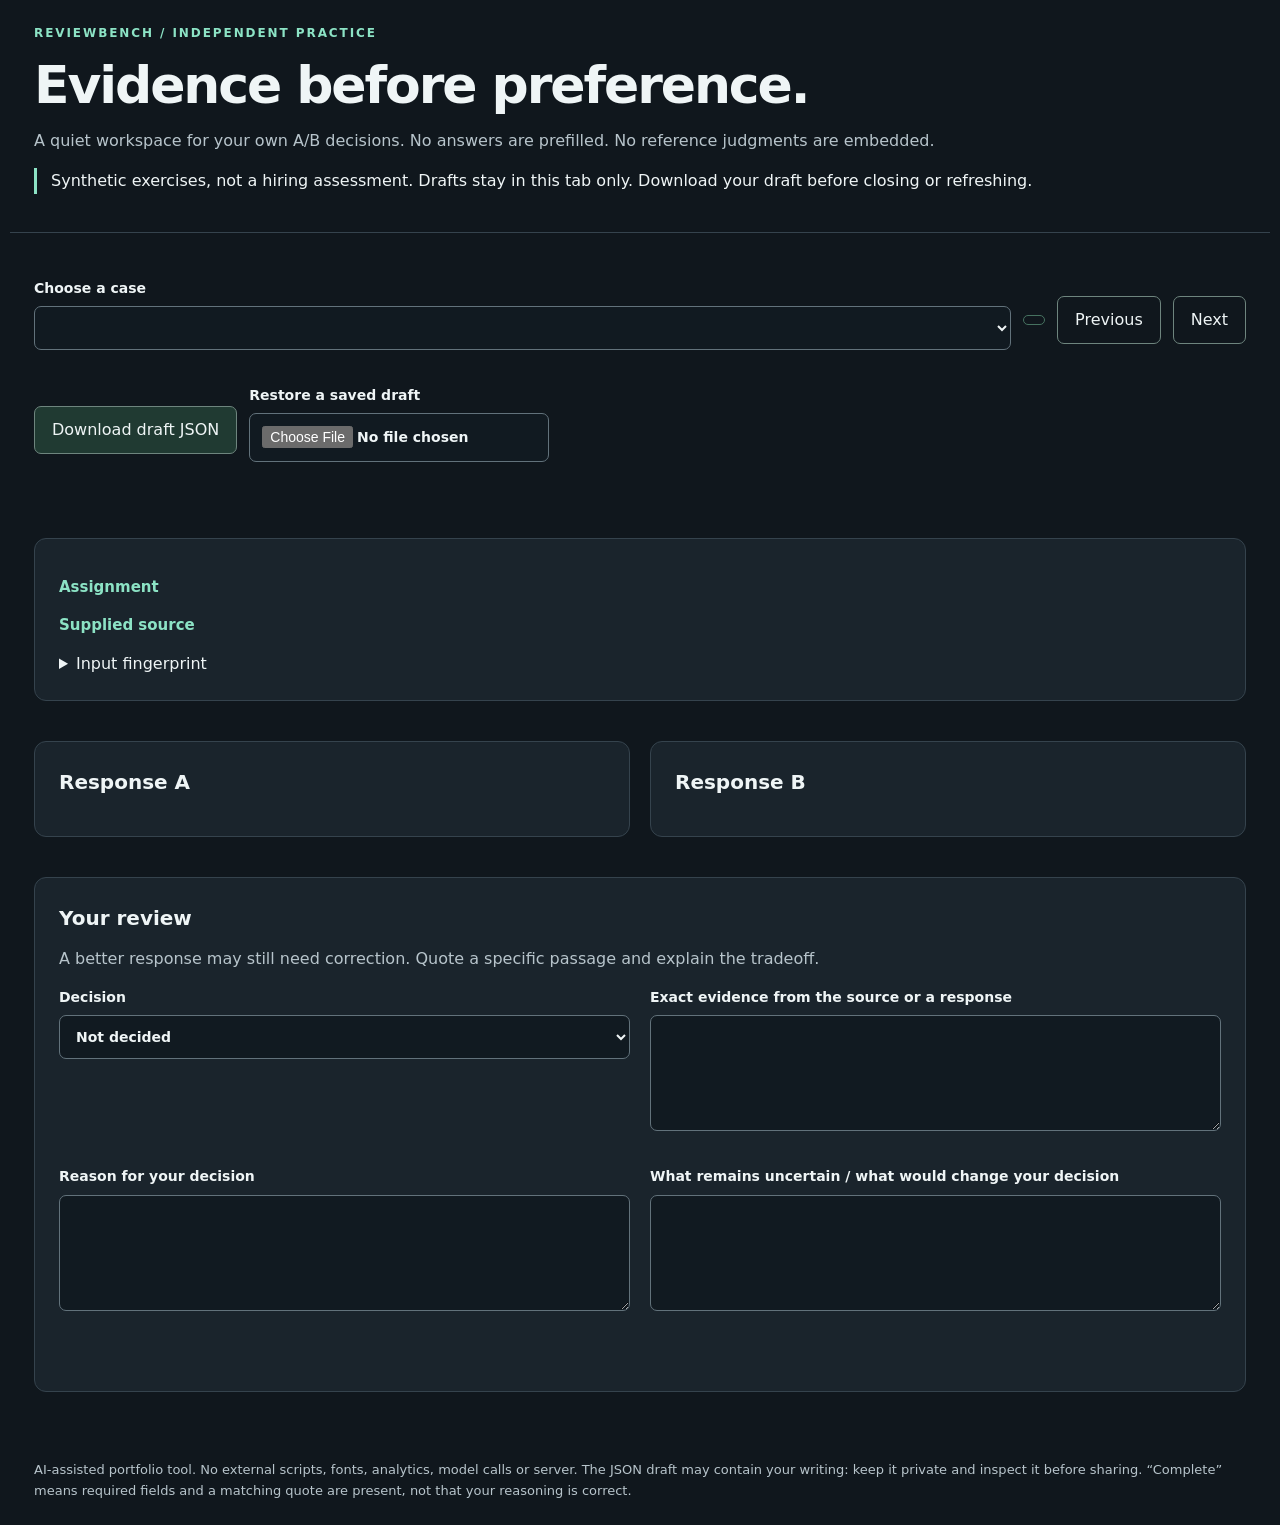
<file: reviewbench/assets/desk.html>
<!doctype html><html lang="en"><head><meta charset="utf-8"><meta name="viewport" content="width=device-width,initial-scale=1"><meta http-equiv="Content-Security-Policy" content="default-src 'none'; script-src 'unsafe-inline'; style-src 'unsafe-inline'; connect-src 'none'; img-src 'none'; base-uri 'none'; form-action 'none'"><title>ReviewBench / Independent Review Desk</title><style>
:root{color-scheme:dark;--ink:#eff5f6;--muted:#b7c4cb;--mint:#8ce3c5;--line:#35434d;--surface:#1a242c}*{box-sizing:border-box}body{margin:0;background:#10171d;color:var(--ink);font:16px/1.6 system-ui,sans-serif}header,main,footer{max-width:1260px;margin:auto;padding:24px}header{border-bottom:1px solid var(--line)}.brand{letter-spacing:.16em;color:var(--mint);font-weight:700;font-size:12px}h1{font-size:clamp(30px,5vw,52px);letter-spacing:-.04em;line-height:1.1;margin:14px 0}h2{font-size:20px;margin:0 0 12px}h3{font-size:15px;margin:0 0 8px;color:var(--mint)}p{margin:0 0 14px}.sub,.muted{color:var(--muted)}.bar{display:flex;gap:12px;flex-wrap:wrap;align-items:center;margin:20px 0}.bar label{flex:1;min-width:180px}.grid{display:grid;grid-template-columns:1fr 1fr;gap:20px}.card{border:1px solid var(--line);border-radius:12px;padding:24px;background:var(--surface);margin-bottom:20px}.reading{white-space:pre-wrap;overflow-wrap:anywhere}.pill{font-size:12px;color:var(--mint);border:1px solid #467260;padding:4px 10px;border-radius:20px}.full{grid-column:1/-1}label{display:block;font-size:14px;font-weight:600;margin-bottom:14px}select,textarea,input,button{font:inherit}select,textarea,input{display:block;width:100%;padding:12px;border:1px solid #62727b;border-radius:7px;background:#111a21;color:var(--ink);margin-top:7px}textarea{min-height:116px;resize:vertical}button{padding:10px 17px;border:1px solid #6e857e;border-radius:7px;background:#203a32;color:var(--ink);cursor:pointer}button.secondary{background:transparent}button:disabled{opacity:.4;cursor:default}button:focus-visible,select:focus-visible,textarea:focus-visible,input:focus-visible{outline:3px solid var(--mint);outline-offset:3px}.note{border-left:3px solid var(--mint);padding-left:14px}.status{min-height:28px;color:var(--mint)}.error{color:#ffc6b8}footer{font-size:13px;color:var(--muted)}.file{max-width:300px}details{margin-top:12px}summary{cursor:pointer}noscript{display:block;padding:30px;background:#502d28}@media(max-width:760px){.grid{grid-template-columns:1fr}.card{padding:18px}header,main,footer{padding:18px}.bar button{flex:1}}@media print{body{background:white;color:black}header,.bar,footer,#controls{display:none}.card{background:white;color:black;border-color:#777}textarea,select,input{color:black;background:white}.sub,.muted{color:#333}.grid{display:block}}
</style></head><body><noscript>This offline desk needs JavaScript. Use the Markdown practice worksheet if scripts are disabled.</noscript><header><div class="brand">REVIEWBENCH / INDEPENDENT PRACTICE</div><h1>Evidence before preference.</h1><p class="sub">A quiet workspace for your own A/B decisions. No answers are prefilled. No reference judgments are embedded.</p><p class="note">Synthetic exercises, not a hiring assessment. Drafts stay in this tab only. Download your draft before closing or refreshing.</p></header><main><section id="controls"><div class="bar"><label for="case-select">Choose a case<select id="case-select"></select></label><span id="progress" class="pill"></span><button id="previous" class="secondary">Previous</button><button id="next" class="secondary">Next</button></div><div class="bar"><button id="download">Download draft JSON</button><label class="file" for="import">Restore a saved draft<input id="import" type="file" accept="application/json,.json"></label></div><p id="notice" role="status" aria-live="polite" class="status"></p></section><div class="grid"><section class="card full"><h2 id="case-title"></h2><h3>Assignment</h3><p id="prompt" class="reading"></p><h3>Supplied source</h3><p id="source" class="reading"></p><details><summary>Input fingerprint</summary><p id="fingerprint" class="reading muted"></p></details></section><section class="card"><h2>Response A</h2><p id="response-a" class="reading"></p></section><section class="card"><h2>Response B</h2><p id="response-b" class="reading"></p></section><section class="card full"><h2>Your review</h2><p class="muted">A better response may still need correction. Quote a specific passage and explain the tradeoff.</p><div class="grid"><label for="decision">Decision<select id="decision"><option value="">Not decided</option><option>A</option><option>B</option><option value="tie">Tie</option><option value="abstain">Abstain: insufficient evidence</option></select></label><label for="evidence">Exact evidence from the source or a response<textarea id="evidence" maxlength="12000"></textarea></label><label for="reason">Reason for your decision<textarea id="reason" maxlength="12000"></textarea></label><label for="uncertainty">What remains uncertain / what would change your decision<textarea id="uncertainty" maxlength="12000"></textarea></label></div><p id="validation" class="status" aria-live="polite"></p></section></div></main><footer>AI-assisted portfolio tool. No external scripts, fonts, analytics, model calls or server. The JSON draft may contain your writing: keep it private and inspect it before sharing. “Complete” means required fields and a matching quote are present, not that your reasoning is correct.</footer><script id="case-data" type="application/json">/*__DATA__*/</script><script>/*__CODE__*/</script></body></html>
</file>
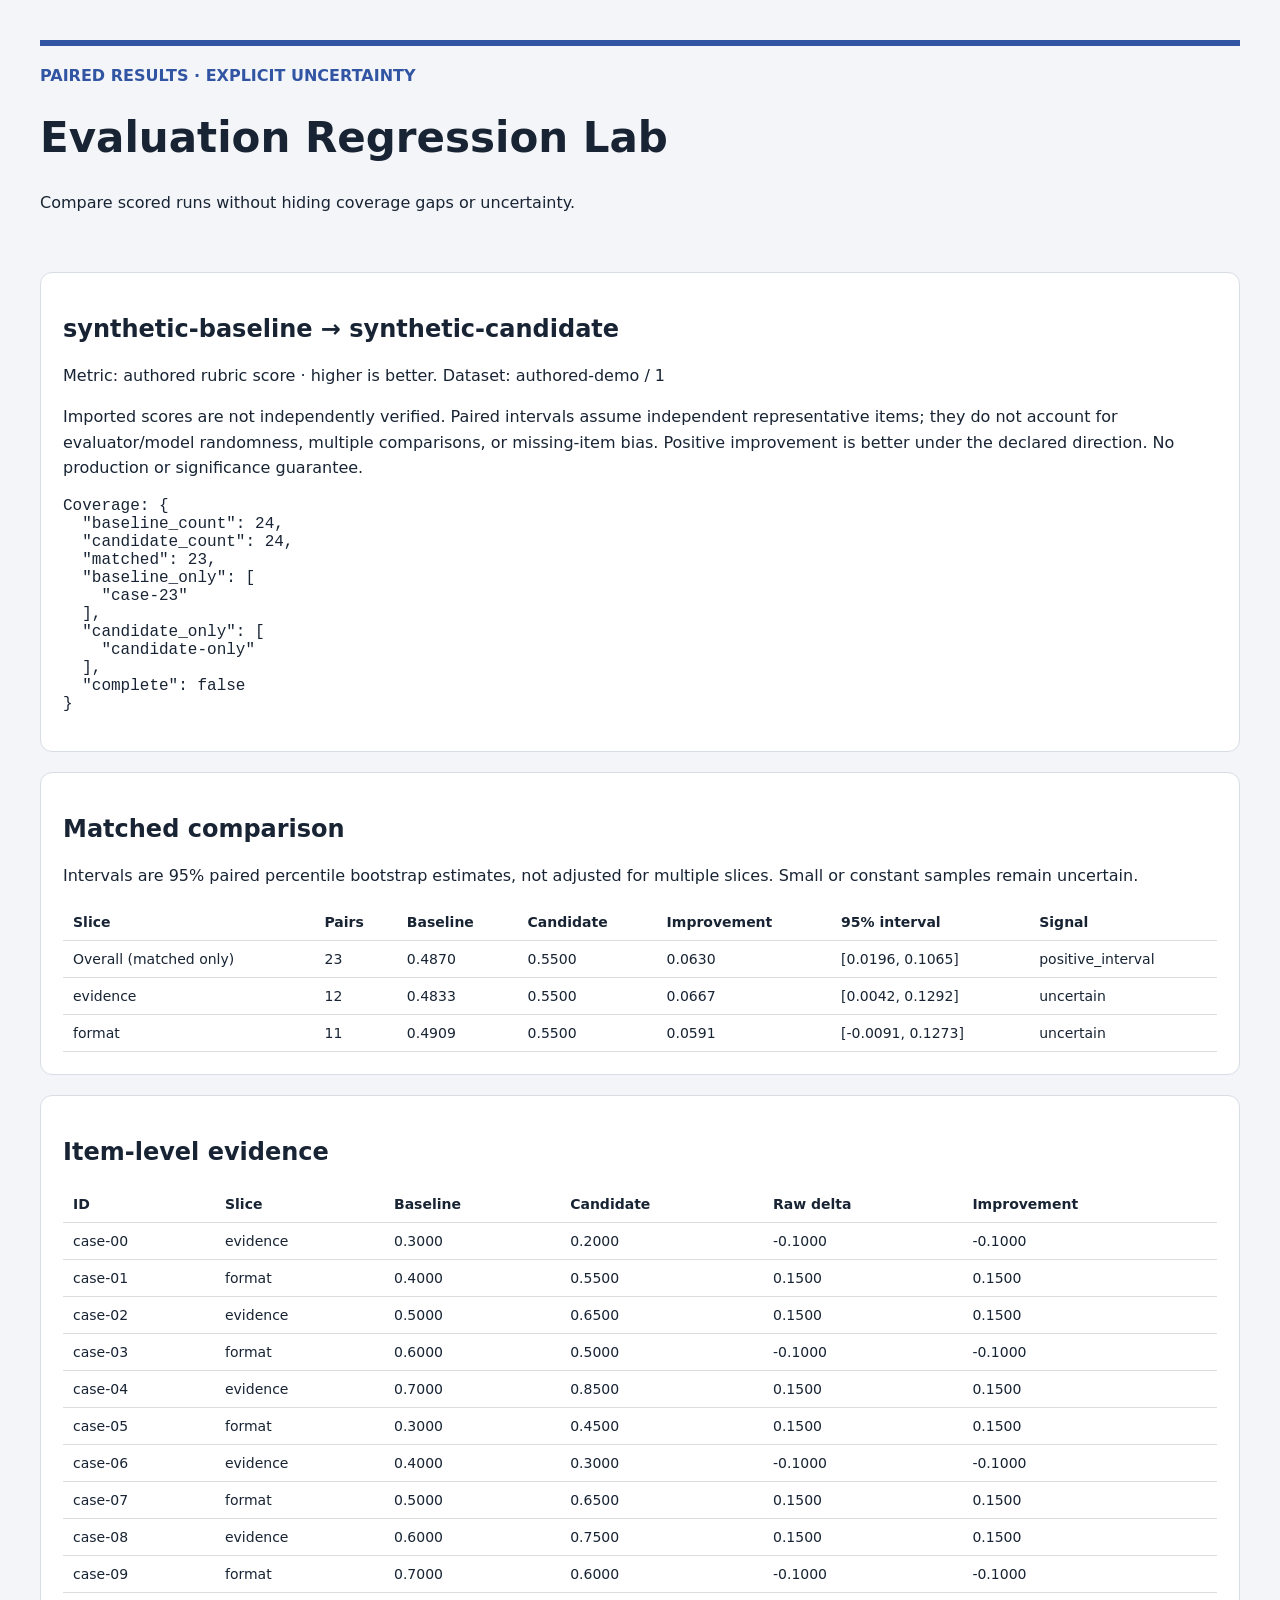
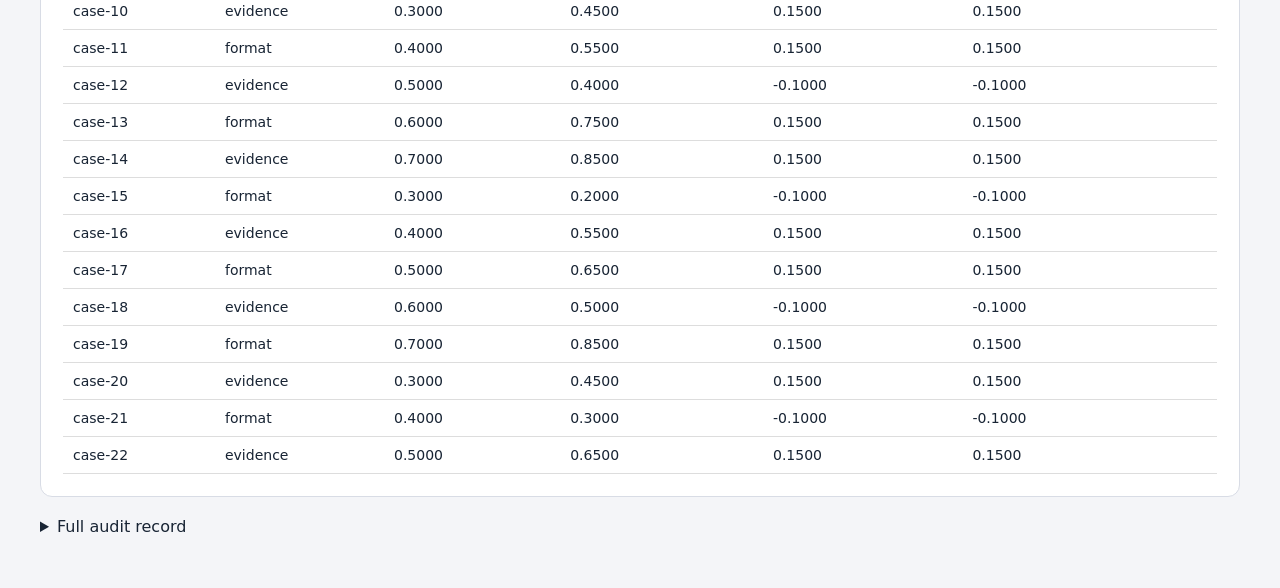
<file: tools/eval-regression/examples/report.html>
<!doctype html><html lang="en"><meta charset="utf-8"><meta name="viewport" content="width=device-width,initial-scale=1"><title>Evaluation Regression Lab</title><style>body{font:16px system-ui;background:#f4f5f8;color:#182434;max-width:1200px;margin:40px auto;padding:0 24px}h1{font-size:42px}header{border-top:6px solid #3154a3;padding:20px 0}.panel{background:white;border:1px solid #d8dce5;border-radius:12px;padding:22px;margin:20px 0;overflow:auto}table{border-collapse:collapse;width:100%;font-size:14px}td,th{border-bottom:1px solid #ddd;padding:10px;text-align:left}p{line-height:1.6}code{overflow-wrap:anywhere}.tag{color:#3154a3;font-weight:bold}details{margin:16px 0}pre{white-space:pre-wrap;overflow-wrap:anywhere}</style><header><div class="tag">PAIRED RESULTS · EXPLICIT UNCERTAINTY</div><h1>Evaluation Regression Lab</h1><p>Compare scored runs without hiding coverage gaps or uncertainty.</p></header><section class="panel"><h2>synthetic-baseline → synthetic-candidate</h2><p>Metric: authored rubric score · higher is better. Dataset: authored-demo / 1</p><p>Imported scores are not independently verified. Paired intervals assume independent representative items; they do not account for evaluator/model randomness, multiple comparisons, or missing-item bias. Positive improvement is better under the declared direction. No production or significance guarantee.</p><ul></ul><pre>Coverage: {
  &quot;baseline_count&quot;: 24,
  &quot;candidate_count&quot;: 24,
  &quot;matched&quot;: 23,
  &quot;baseline_only&quot;: [
    &quot;case-23&quot;
  ],
  &quot;candidate_only&quot;: [
    &quot;candidate-only&quot;
  ],
  &quot;complete&quot;: false
}</pre></section><section class="panel"><h2>Matched comparison</h2><p>Intervals are 95% paired percentile bootstrap estimates, not adjusted for multiple slices. Small or constant samples remain uncertain.</p><table><tr><th>Slice</th><th>Pairs</th><th>Baseline</th><th>Candidate</th><th>Improvement</th><th>95% interval</th><th>Signal</th></tr><tr><td>Overall (matched only)</td><td>23</td><td>0.4870</td><td>0.5500</td><td>0.0630</td><td>[0.0196, 0.1065]</td><td>positive_interval</td></tr><tr><td>evidence</td><td>12</td><td>0.4833</td><td>0.5500</td><td>0.0667</td><td>[0.0042, 0.1292]</td><td>uncertain</td></tr><tr><td>format</td><td>11</td><td>0.4909</td><td>0.5500</td><td>0.0591</td><td>[-0.0091, 0.1273]</td><td>uncertain</td></tr></table></section><section class="panel"><h2>Item-level evidence</h2><table><tr><th>ID</th><th>Slice</th><th>Baseline</th><th>Candidate</th><th>Raw delta</th><th>Improvement</th></tr><tr><td>case-00</td><td>evidence</td><td>0.3000</td><td>0.2000</td><td>-0.1000</td><td>-0.1000</td></tr><tr><td>case-01</td><td>format</td><td>0.4000</td><td>0.5500</td><td>0.1500</td><td>0.1500</td></tr><tr><td>case-02</td><td>evidence</td><td>0.5000</td><td>0.6500</td><td>0.1500</td><td>0.1500</td></tr><tr><td>case-03</td><td>format</td><td>0.6000</td><td>0.5000</td><td>-0.1000</td><td>-0.1000</td></tr><tr><td>case-04</td><td>evidence</td><td>0.7000</td><td>0.8500</td><td>0.1500</td><td>0.1500</td></tr><tr><td>case-05</td><td>format</td><td>0.3000</td><td>0.4500</td><td>0.1500</td><td>0.1500</td></tr><tr><td>case-06</td><td>evidence</td><td>0.4000</td><td>0.3000</td><td>-0.1000</td><td>-0.1000</td></tr><tr><td>case-07</td><td>format</td><td>0.5000</td><td>0.6500</td><td>0.1500</td><td>0.1500</td></tr><tr><td>case-08</td><td>evidence</td><td>0.6000</td><td>0.7500</td><td>0.1500</td><td>0.1500</td></tr><tr><td>case-09</td><td>format</td><td>0.7000</td><td>0.6000</td><td>-0.1000</td><td>-0.1000</td></tr><tr><td>case-10</td><td>evidence</td><td>0.3000</td><td>0.4500</td><td>0.1500</td><td>0.1500</td></tr><tr><td>case-11</td><td>format</td><td>0.4000</td><td>0.5500</td><td>0.1500</td><td>0.1500</td></tr><tr><td>case-12</td><td>evidence</td><td>0.5000</td><td>0.4000</td><td>-0.1000</td><td>-0.1000</td></tr><tr><td>case-13</td><td>format</td><td>0.6000</td><td>0.7500</td><td>0.1500</td><td>0.1500</td></tr><tr><td>case-14</td><td>evidence</td><td>0.7000</td><td>0.8500</td><td>0.1500</td><td>0.1500</td></tr><tr><td>case-15</td><td>format</td><td>0.3000</td><td>0.2000</td><td>-0.1000</td><td>-0.1000</td></tr><tr><td>case-16</td><td>evidence</td><td>0.4000</td><td>0.5500</td><td>0.1500</td><td>0.1500</td></tr><tr><td>case-17</td><td>format</td><td>0.5000</td><td>0.6500</td><td>0.1500</td><td>0.1500</td></tr><tr><td>case-18</td><td>evidence</td><td>0.6000</td><td>0.5000</td><td>-0.1000</td><td>-0.1000</td></tr><tr><td>case-19</td><td>format</td><td>0.7000</td><td>0.8500</td><td>0.1500</td><td>0.1500</td></tr><tr><td>case-20</td><td>evidence</td><td>0.3000</td><td>0.4500</td><td>0.1500</td><td>0.1500</td></tr><tr><td>case-21</td><td>format</td><td>0.4000</td><td>0.3000</td><td>-0.1000</td><td>-0.1000</td></tr><tr><td>case-22</td><td>evidence</td><td>0.5000</td><td>0.6500</td><td>0.1500</td><td>0.1500</td></tr></table></section><details><summary>Full audit record</summary><pre>{
  &quot;schema_version&quot;: 1,
  &quot;baseline&quot;: {
    &quot;run_id&quot;: &quot;synthetic-baseline&quot;,
    &quot;sha256&quot;: &quot;50dc65fc2d9a5d14fe371b5f9c56684b1e1f3ed1e1f5d0686c1b84649358ded7&quot;
  },
  &quot;candidate&quot;: {
    &quot;run_id&quot;: &quot;synthetic-candidate&quot;,
    &quot;sha256&quot;: &quot;b8a6da37b45910f88567eb25cf90e8c6234f9597ba6976f46b7f85fe9fd137c4&quot;
  },
  &quot;dataset_id&quot;: &quot;authored-demo&quot;,
  &quot;dataset_version&quot;: &quot;1&quot;,
  &quot;metric&quot;: &quot;authored rubric score&quot;,
  &quot;direction&quot;: &quot;higher&quot;,
  &quot;method&quot;: {
    &quot;name&quot;: &quot;paired percentile bootstrap of mean improvement&quot;,
    &quot;resamples&quot;: 2000,
    &quot;seed&quot;: 17,
    &quot;confidence&quot;: 0.95
  },
  &quot;coverage&quot;: {
    &quot;baseline_count&quot;: 24,
    &quot;candidate_count&quot;: 24,
    &quot;matched&quot;: 23,
    &quot;baseline_only&quot;: [
      &quot;case-23&quot;
    ],
    &quot;candidate_only&quot;: [
      &quot;candidate-only&quot;
    ],
    &quot;complete&quot;: false
  },
  &quot;overall&quot;: {
    &quot;n&quot;: 23,
    &quot;baseline_mean&quot;: 0.4869565217391304,
    &quot;candidate_mean&quot;: 0.55,
    &quot;mean_improvement&quot;: 0.06304347826086958,
    &quot;ci95&quot;: [
      0.019565217391304356,
      0.1065217391304348
    ],
    &quot;signal&quot;: &quot;positive_interval&quot;,
    &quot;warnings&quot;: []
  },
  &quot;slices&quot;: {
    &quot;evidence&quot;: {
      &quot;n&quot;: 12,
      &quot;baseline_mean&quot;: 0.48333333333333334,
      &quot;candidate_mean&quot;: 0.5499999999999999,
      &quot;mean_improvement&quot;: 0.0666666666666667,
      &quot;ci95&quot;: [
        0.004166666666666675,
        0.12916666666666668
      ],
      &quot;signal&quot;: &quot;uncertain&quot;,
      &quot;warnings&quot;: [
        &quot;Small sample (fewer than 20 pairs); interval may be unstable.&quot;
      ]
    },
    &quot;format&quot;: {
      &quot;n&quot;: 11,
      &quot;baseline_mean&quot;: 0.49090909090909096,
      &quot;candidate_mean&quot;: 0.5499999999999999,
      &quot;mean_improvement&quot;: 0.059090909090909104,
      &quot;ci95&quot;: [
        -0.009090909090909078,
        0.12727272727272732
      ],
      &quot;signal&quot;: &quot;uncertain&quot;,
      &quot;warnings&quot;: [
        &quot;Small sample (fewer than 20 pairs); interval may be unstable.&quot;
      ]
    }
  },
  &quot;items&quot;: [
    {
      &quot;id&quot;: &quot;case-00&quot;,
      &quot;slice&quot;: &quot;evidence&quot;,
      &quot;baseline&quot;: 0.3,
      &quot;candidate&quot;: 0.2,
      &quot;raw_delta&quot;: -0.09999999999999998,
      &quot;improvement&quot;: -0.09999999999999998
    },
    {
      &quot;id&quot;: &quot;case-01&quot;,
      &quot;slice&quot;: &quot;format&quot;,
      &quot;baseline&quot;: 0.4,
      &quot;candidate&quot;: 0.55,
      &quot;raw_delta&quot;: 0.15000000000000002,
      &quot;improvement&quot;: 0.15000000000000002
    },
    {
      &quot;id&quot;: &quot;case-02&quot;,
      &quot;slice&quot;: &quot;evidence&quot;,
      &quot;baseline&quot;: 0.5,
      &quot;candidate&quot;: 0.65,
      &quot;raw_delta&quot;: 0.15000000000000002,
      &quot;improvement&quot;: 0.15000000000000002
    },
    {
      &quot;id&quot;: &quot;case-03&quot;,
      &quot;slice&quot;: &quot;format&quot;,
      &quot;baseline&quot;: 0.6,
      &quot;candidate&quot;: 0.5,
      &quot;raw_delta&quot;: -0.09999999999999998,
      &quot;improvement&quot;: -0.09999999999999998
    },
    {
      &quot;id&quot;: &quot;case-04&quot;,
      &quot;slice&quot;: &quot;evidence&quot;,
      &quot;baseline&quot;: 0.7,
      &quot;candidate&quot;: 0.85,
      &quot;raw_delta&quot;: 0.15000000000000002,
      &quot;improvement&quot;: 0.15000000000000002
    },
    {
      &quot;id&quot;: &quot;case-05&quot;,
      &quot;slice&quot;: &quot;format&quot;,
      &quot;baseline&quot;: 0.3,
      &quot;candidate&quot;: 0.45,
      &quot;raw_delta&quot;: 0.15000000000000002,
      &quot;improvement&quot;: 0.15000000000000002
    },
    {
      &quot;id&quot;: &quot;case-06&quot;,
      &quot;slice&quot;: &quot;evidence&quot;,
      &quot;baseline&quot;: 0.4,
      &quot;candidate&quot;: 0.3,
      &quot;raw_delta&quot;: -0.10000000000000003,
      &quot;improvement&quot;: -0.10000000000000003
    },
    {
      &quot;id&quot;: &quot;case-07&quot;,
      &quot;slice&quot;: &quot;format&quot;,
      &quot;baseline&quot;: 0.5,
      &quot;candidate&quot;: 0.65,
      &quot;raw_delta&quot;: 0.15000000000000002,
      &quot;improvement&quot;: 0.15000000000000002
    },
    {
      &quot;id&quot;: &quot;case-08&quot;,
      &quot;slice&quot;: &quot;evidence&quot;,
      &quot;baseline&quot;: 0.6,
      &quot;candidate&quot;: 0.75,
      &quot;raw_delta&quot;: 0.15000000000000002,
      &quot;improvement&quot;: 0.15000000000000002
    },
    {
      &quot;id&quot;: &quot;case-09&quot;,
      &quot;slice&quot;: &quot;format&quot;,
      &quot;baseline&quot;: 0.7,
      &quot;candidate&quot;: 0.6,
      &quot;raw_delta&quot;: -0.09999999999999998,
      &quot;improvement&quot;: -0.09999999999999998
    },
    {
      &quot;id&quot;: &quot;case-10&quot;,
      &quot;slice&quot;: &quot;evidence&quot;,
      &quot;baseline&quot;: 0.3,
      &quot;candidate&quot;: 0.45,
      &quot;raw_delta&quot;: 0.15000000000000002,
      &quot;improvement&quot;: 0.15000000000000002
    },
    {
      &quot;id&quot;: &quot;case-11&quot;,
      &quot;slice&quot;: &quot;format&quot;,
      &quot;baseline&quot;: 0.4,
      &quot;candidate&quot;: 0.55,
      &quot;raw_delta&quot;: 0.15000000000000002,
      &quot;improvement&quot;: 0.15000000000000002
    },
    {
      &quot;id&quot;: &quot;case-12&quot;,
      &quot;slice&quot;: &quot;evidence&quot;,
      &quot;baseline&quot;: 0.5,
      &quot;candidate&quot;: 0.4,
      &quot;raw_delta&quot;: -0.09999999999999998,
      &quot;improvement&quot;: -0.09999999999999998
    },
    {
      &quot;id&quot;: &quot;case-13&quot;,
      &quot;slice&quot;: &quot;format&quot;,
      &quot;baseline&quot;: 0.6,
      &quot;candidate&quot;: 0.75,
      &quot;raw_delta&quot;: 0.15000000000000002,
      &quot;improvement&quot;: 0.15000000000000002
    },
    {
      &quot;id&quot;: &quot;case-14&quot;,
      &quot;slice&quot;: &quot;evidence&quot;,
      &quot;baseline&quot;: 0.7,
      &quot;candidate&quot;: 0.85,
      &quot;raw_delta&quot;: 0.15000000000000002,
      &quot;improvement&quot;: 0.15000000000000002
    },
    {
      &quot;id&quot;: &quot;case-15&quot;,
      &quot;slice&quot;: &quot;format&quot;,
      &quot;baseline&quot;: 0.3,
      &quot;candidate&quot;: 0.2,
      &quot;raw_delta&quot;: -0.09999999999999998,
      &quot;improvement&quot;: -0.09999999999999998
    },
    {
      &quot;id&quot;: &quot;case-16&quot;,
      &quot;slice&quot;: &quot;evidence&quot;,
      &quot;baseline&quot;: 0.4,
      &quot;candidate&quot;: 0.55,
      &quot;raw_delta&quot;: 0.15000000000000002,
      &quot;improvement&quot;: 0.15000000000000002
    },
    {
      &quot;id&quot;: &quot;case-17&quot;,
      &quot;slice&quot;: &quot;format&quot;,
      &quot;baseline&quot;: 0.5,
      &quot;candidate&quot;: 0.65,
      &quot;raw_delta&quot;: 0.15000000000000002,
      &quot;improvement&quot;: 0.15000000000000002
    },
    {
      &quot;id&quot;: &quot;case-18&quot;,
      &quot;slice&quot;: &quot;evidence&quot;,
      &quot;baseline&quot;: 0.6,
      &quot;candidate&quot;: 0.5,
      &quot;raw_delta&quot;: -0.09999999999999998,
      &quot;improvement&quot;: -0.09999999999999998
    },
    {
      &quot;id&quot;: &quot;case-19&quot;,
      &quot;slice&quot;: &quot;format&quot;,
      &quot;baseline&quot;: 0.7,
      &quot;candidate&quot;: 0.85,
      &quot;raw_delta&quot;: 0.15000000000000002,
      &quot;improvement&quot;: 0.15000000000000002
    },
    {
      &quot;id&quot;: &quot;case-20&quot;,
      &quot;slice&quot;: &quot;evidence&quot;,
      &quot;baseline&quot;: 0.3,
      &quot;candidate&quot;: 0.45,
      &quot;raw_delta&quot;: 0.15000000000000002,
      &quot;improvement&quot;: 0.15000000000000002
    },
    {
      &quot;id&quot;: &quot;case-21&quot;,
      &quot;slice&quot;: &quot;format&quot;,
      &quot;baseline&quot;: 0.4,
      &quot;candidate&quot;: 0.3,
      &quot;raw_delta&quot;: -0.10000000000000003,
      &quot;improvement&quot;: -0.10000000000000003
    },
    {
      &quot;id&quot;: &quot;case-22&quot;,
      &quot;slice&quot;: &quot;evidence&quot;,
      &quot;baseline&quot;: 0.5,
      &quot;candidate&quot;: 0.65,
      &quot;raw_delta&quot;: 0.15000000000000002,
      &quot;improvement&quot;: 0.15000000000000002
    }
  ],
  &quot;notice&quot;: &quot;Imported scores are not independently verified. Paired intervals assume independent representative items; they do not account for evaluator/model randomness, multiple comparisons, or missing-item bias. Positive improvement is better under the declared direction. No production or significance guarantee.&quot;
}</pre></details></html>
</file>
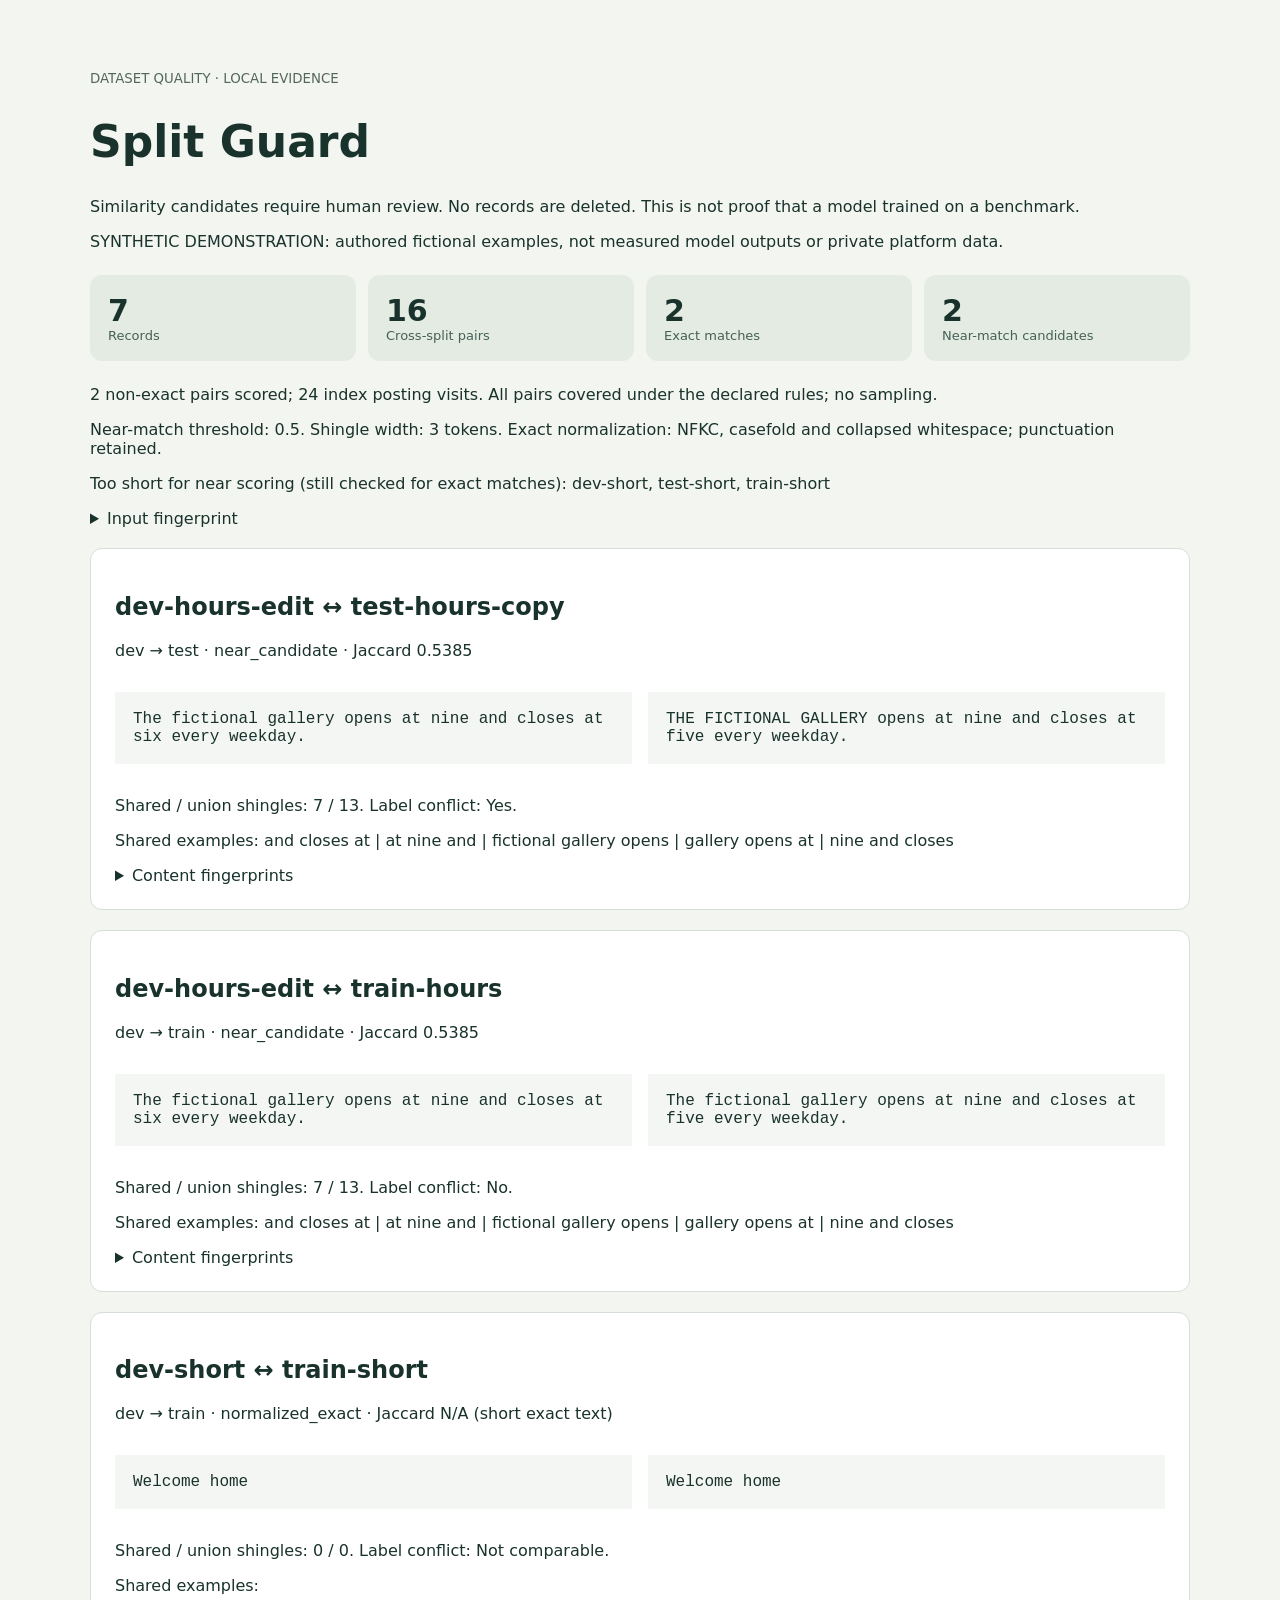
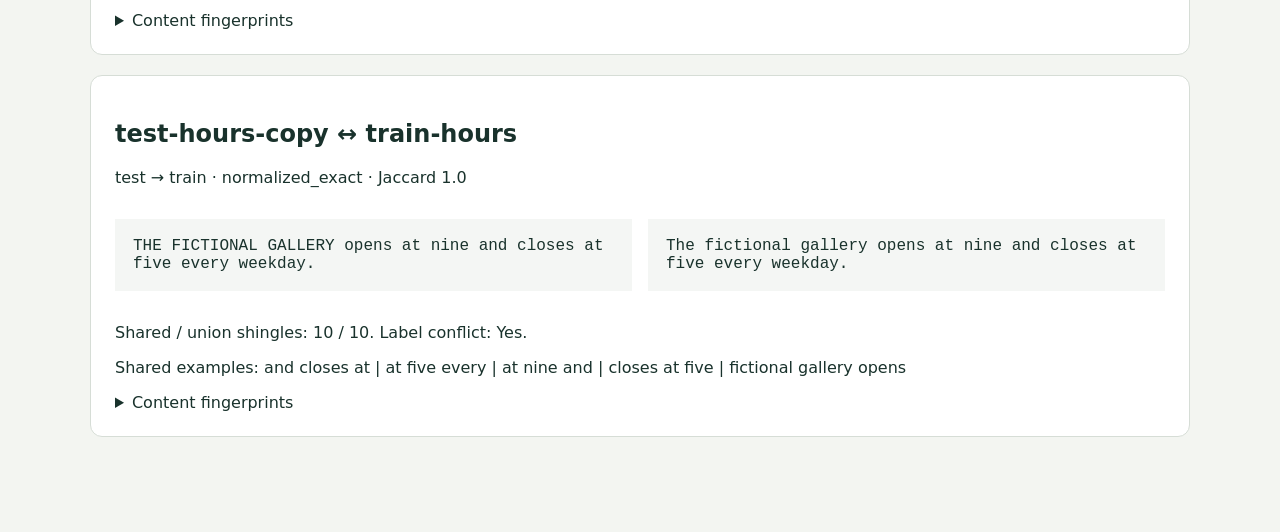
<file: tools/split-guard/reports/synthetic-audit.html>
<!doctype html><html lang="en"><meta charset="utf-8"><meta name="viewport" content="width=device-width"><title>Split Guard audit</title><style>body{font:16px system-ui;background:#f3f5f1;color:#19322c;max-width:1100px;margin:48px auto;padding:20px}h1{font-size:44px}.stats{display:grid;grid-template-columns:repeat(4,1fr);gap:12px;margin:24px 0}.stat{background:#e3ebe3;border-radius:12px;padding:18px}.stat strong{display:block;font-size:30px}.stat span{display:block;font-size:13px;color:#456056}article{background:white;border:1px solid #d6ddd6;border-radius:12px;padding:24px;margin:20px 0}.pair{display:grid;grid-template-columns:1fr 1fr;gap:16px}pre,code{white-space:pre-wrap;overflow-wrap:anywhere}pre{background:#f4f6f4;padding:18px}small{color:#53665d}@media(max-width:650px){.stats{grid-template-columns:1fr 1fr}.pair{grid-template-columns:1fr}h1{font-size:32px}}</style><header><small>DATASET QUALITY · LOCAL EVIDENCE</small><h1>Split Guard</h1><p>Similarity candidates require human review. No records are deleted. This is not proof that a model trained on a benchmark.</p><p>SYNTHETIC DEMONSTRATION: authored fictional examples, not measured model outputs or private platform data.</p><div class="stats"><div class="stat"><strong>7</strong><span>Records</span></div><div class="stat"><strong>16</strong><span>Cross-split pairs</span></div><div class="stat"><strong>2</strong><span>Exact matches</span></div><div class="stat"><strong>2</strong><span>Near-match candidates</span></div></div><p>2 non-exact pairs scored; 24 index posting visits. All pairs covered under the declared rules; no sampling.</p><p>Near-match threshold: 0.5. Shingle width: 3 tokens. Exact normalization: NFKC, casefold and collapsed whitespace; punctuation retained.</p><p>Too short for near scoring (still checked for exact matches): dev-short, test-short, train-short</p><details><summary>Input fingerprint</summary><code>8110a04f37a4315e1b252d3ed3852421eda81463bcc276d0a623610cf2ac4303</code></details></header><article><h2>dev-hours-edit ↔ test-hours-copy</h2><p>dev → test · near_candidate · Jaccard 0.5385</p><div class="pair"><pre>The fictional gallery opens at nine and closes at six every weekday.</pre><pre>THE FICTIONAL GALLERY opens at nine and closes at five every weekday.</pre></div><p>Shared / union shingles: 7 / 13. Label conflict: Yes.</p><p>Shared examples: and closes at | at nine and | fictional gallery opens | gallery opens at | nine and closes</p><details><summary>Content fingerprints</summary><code>c3272648fdcad4a0514e4ece06a45423516e6fa890e6c09da7552cf2e8e2f027<br>84c6b055a6814b869dabcba7f0c17abcb5b8ab4f6877dee7eb0417323f67f5bb</code></details></article><article><h2>dev-hours-edit ↔ train-hours</h2><p>dev → train · near_candidate · Jaccard 0.5385</p><div class="pair"><pre>The fictional gallery opens at nine and closes at six every weekday.</pre><pre>The fictional gallery opens at nine and closes at five every weekday.</pre></div><p>Shared / union shingles: 7 / 13. Label conflict: No.</p><p>Shared examples: and closes at | at nine and | fictional gallery opens | gallery opens at | nine and closes</p><details><summary>Content fingerprints</summary><code>c3272648fdcad4a0514e4ece06a45423516e6fa890e6c09da7552cf2e8e2f027<br>a9c472c525be9b48964a23b0ca45c007305cc3478101e71837ff5d1ccea073b0</code></details></article><article><h2>dev-short ↔ train-short</h2><p>dev → train · normalized_exact · Jaccard N/A (short exact text)</p><div class="pair"><pre>Welcome home</pre><pre>Welcome home</pre></div><p>Shared / union shingles: 0 / 0. Label conflict: Not comparable.</p><p>Shared examples: </p><details><summary>Content fingerprints</summary><code>33efc2e837abdc7b5ec52bf4416012539101097935f45254adfdc4c80a32413d<br>33efc2e837abdc7b5ec52bf4416012539101097935f45254adfdc4c80a32413d</code></details></article><article><h2>test-hours-copy ↔ train-hours</h2><p>test → train · normalized_exact · Jaccard 1.0</p><div class="pair"><pre>THE FICTIONAL GALLERY opens at nine and closes at five every weekday.</pre><pre>The fictional gallery opens at nine and closes at five every weekday.</pre></div><p>Shared / union shingles: 10 / 10. Label conflict: Yes.</p><p>Shared examples: and closes at | at five every | at nine and | closes at five | fictional gallery opens</p><details><summary>Content fingerprints</summary><code>84c6b055a6814b869dabcba7f0c17abcb5b8ab4f6877dee7eb0417323f67f5bb<br>a9c472c525be9b48964a23b0ca45c007305cc3478101e71837ff5d1ccea073b0</code></details></article></html>
</file>
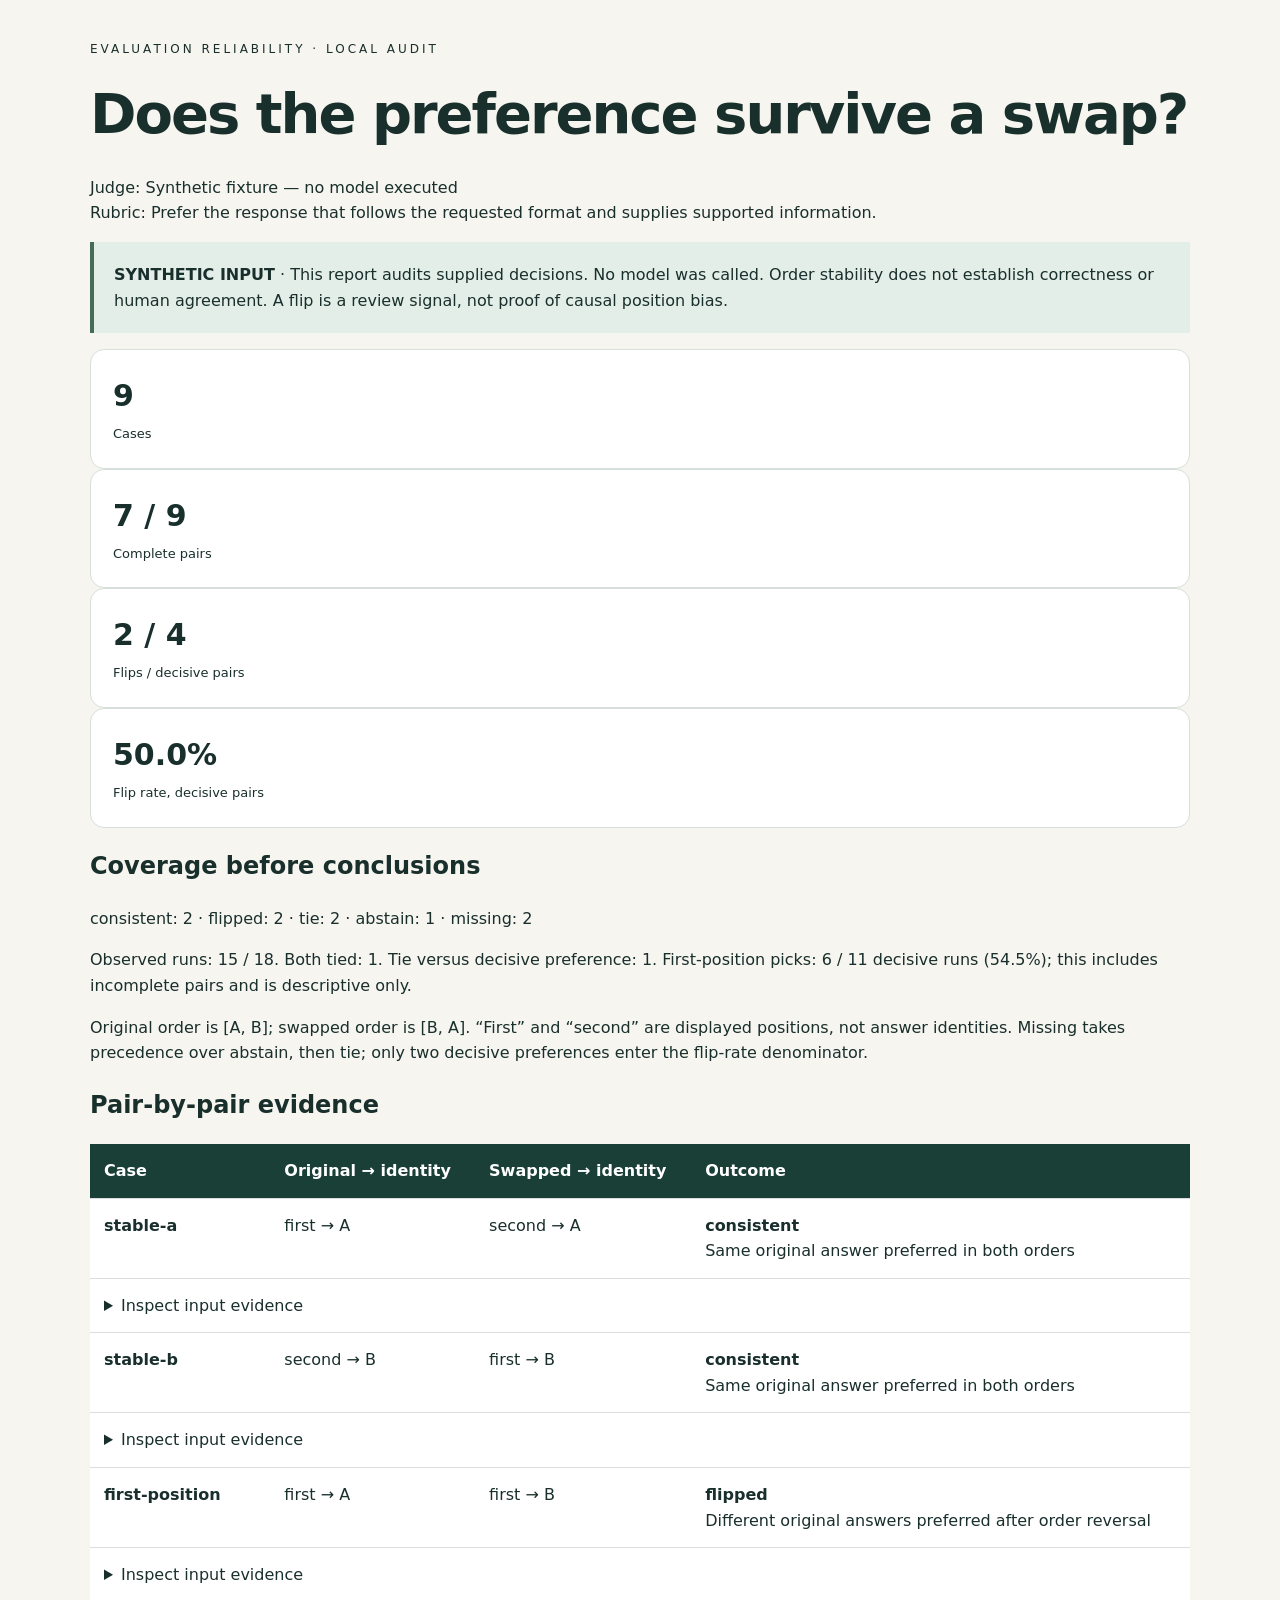
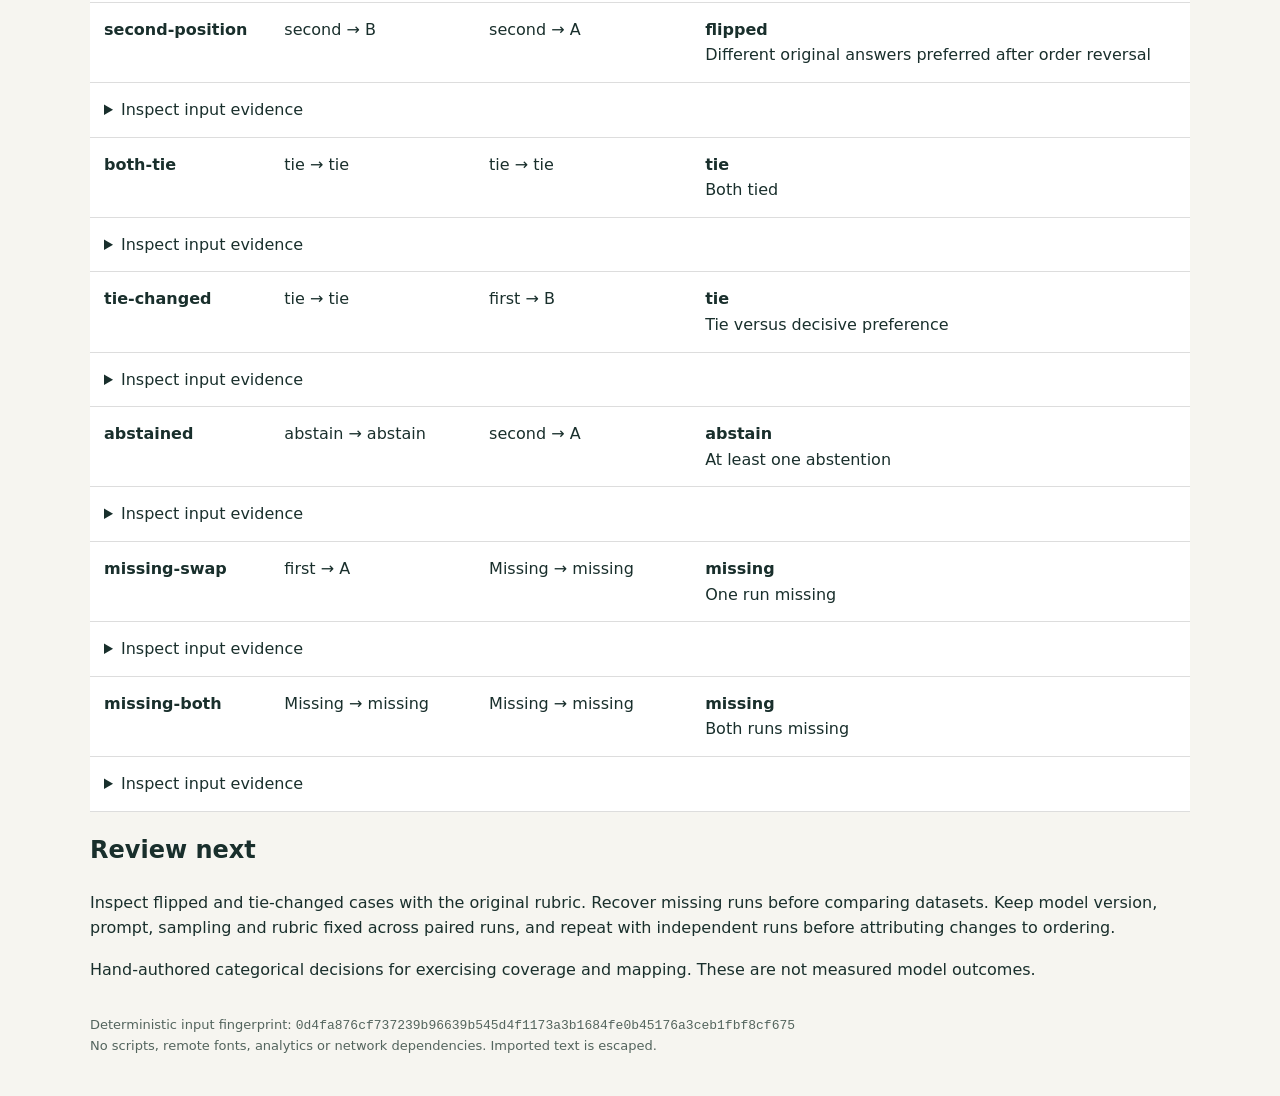
<file: tools/judge-order-audit/examples/report/report.html>
<!doctype html><html lang="en"><meta charset="utf-8"><meta name="viewport" content="width=device-width, initial-scale=1"><title>Judge Order Audit</title><style>
body{margin:0;background:#f6f5f0;color:#192f2c;font:16px/1.6 system-ui,sans-serif}main{max-width:1100px;margin:auto;padding:40px 24px}h1{font-size:clamp(32px,6vw,56px);letter-spacing:-2px;margin:10px 0}.kicker{text-transform:uppercase;letter-spacing:3px;font-size:12px}.cards{display:grid;grid-template-columns:repeat(auto-fit,minmax(180px,1fr));gap:14px;margin:28px 0}.card{background:white;border:1px solid #d6dfda;border-radius:14px;padding:22px}.card b{display:block;font-size:30px}.card span{font-size:13px}.notice{background:#e4eee8;padding:20px;border-left:4px solid #456c59}.table{overflow:auto}table{width:100%;border-collapse:collapse;background:white}th,td{text-align:left;padding:14px;vertical-align:top;border-bottom:1px solid #ddd}thead{background:#193f36;color:white}pre{white-space:pre-wrap;overflow-wrap:anywhere;font:14px/1.6 monospace}summary{cursor:pointer}footer{margin-top:32px;font-size:13px;color:#53645d}code{overflow-wrap:anywhere}</style><main>
<div class="kicker">Evaluation reliability · local audit</div><h1>Does the preference survive a swap?</h1><p>Judge: Synthetic fixture — no model executed<br>Rubric: Prefer the response that follows the requested format and supplies supported information.</p>
<p class="notice"><strong>SYNTHETIC INPUT</strong> · This report audits supplied decisions. No model was called. Order stability does not establish correctness or human agreement. A flip is a review signal, not proof of causal position bias.</p>
<div class="card"><b>9</b><span>Cases</span></div><div class="card"><b>7 / 9</b><span>Complete pairs</span></div><div class="card"><b>2 / 4</b><span>Flips / decisive pairs</span></div><div class="card"><b>50.0%</b><span>Flip rate, decisive pairs</span></div><h2>Coverage before conclusions</h2><p>consistent: 2 · flipped: 2 · tie: 2 · abstain: 1 · missing: 2</p><p>Observed runs: 15 / 18. Both tied: 1. Tie versus decisive preference: 1. First-position picks: 6 / 11 decisive runs (54.5%); this includes incomplete pairs and is descriptive only.</p>
<p>Original order is [A, B]; swapped order is [B, A]. “First” and “second” are displayed positions, not answer identities. Missing takes precedence over abstain, then tie; only two decisive preferences enter the flip-rate denominator.</p>
<h2>Pair-by-pair evidence</h2><div class="table"><table><thead><tr><th>Case</th><th>Original → identity</th><th>Swapped → identity</th><th>Outcome</th></tr></thead><tbody><tr><th scope="row">stable-a</th><td>first → A</td><td>second → A</td><td><strong>consistent</strong><br>Same original answer preferred in both orders</td></tr><tr><td colspan="4"><details><summary>Inspect input evidence</summary><h4>Prompt</h4><pre>Synthetic example; these decisions are test fixtures, not model measurements.</pre><h4>Original run record</h4><pre>{
  &quot;verdict&quot;: &quot;first&quot;,
  &quot;reason&quot;: &quot;Synthetic fixture.&quot;
}</pre><h4>Swapped run record</h4><pre>{
  &quot;verdict&quot;: &quot;second&quot;,
  &quot;reason&quot;: &quot;Synthetic fixture.&quot;
}</pre></details></td></tr><tr><th scope="row">stable-b</th><td>second → B</td><td>first → B</td><td><strong>consistent</strong><br>Same original answer preferred in both orders</td></tr><tr><td colspan="4"><details><summary>Inspect input evidence</summary><h4>Prompt</h4><pre>Synthetic example; these decisions are test fixtures, not model measurements.</pre><h4>Original run record</h4><pre>{
  &quot;verdict&quot;: &quot;second&quot;,
  &quot;reason&quot;: &quot;Synthetic fixture.&quot;
}</pre><h4>Swapped run record</h4><pre>{
  &quot;verdict&quot;: &quot;first&quot;,
  &quot;reason&quot;: &quot;Synthetic fixture.&quot;
}</pre></details></td></tr><tr><th scope="row">first-position</th><td>first → A</td><td>first → B</td><td><strong>flipped</strong><br>Different original answers preferred after order reversal</td></tr><tr><td colspan="4"><details><summary>Inspect input evidence</summary><h4>Prompt</h4><pre>Synthetic example; these decisions are test fixtures, not model measurements.</pre><h4>Original run record</h4><pre>{
  &quot;verdict&quot;: &quot;first&quot;,
  &quot;reason&quot;: &quot;Synthetic fixture.&quot;
}</pre><h4>Swapped run record</h4><pre>{
  &quot;verdict&quot;: &quot;first&quot;,
  &quot;reason&quot;: &quot;Synthetic fixture.&quot;
}</pre></details></td></tr><tr><th scope="row">second-position</th><td>second → B</td><td>second → A</td><td><strong>flipped</strong><br>Different original answers preferred after order reversal</td></tr><tr><td colspan="4"><details><summary>Inspect input evidence</summary><h4>Prompt</h4><pre>Synthetic example; these decisions are test fixtures, not model measurements.</pre><h4>Original run record</h4><pre>{
  &quot;verdict&quot;: &quot;second&quot;,
  &quot;reason&quot;: &quot;Synthetic fixture.&quot;
}</pre><h4>Swapped run record</h4><pre>{
  &quot;verdict&quot;: &quot;second&quot;,
  &quot;reason&quot;: &quot;Synthetic fixture.&quot;
}</pre></details></td></tr><tr><th scope="row">both-tie</th><td>tie → tie</td><td>tie → tie</td><td><strong>tie</strong><br>Both tied</td></tr><tr><td colspan="4"><details><summary>Inspect input evidence</summary><h4>Prompt</h4><pre>Synthetic example; these decisions are test fixtures, not model measurements.</pre><h4>Original run record</h4><pre>{
  &quot;verdict&quot;: &quot;tie&quot;,
  &quot;reason&quot;: &quot;Synthetic fixture.&quot;
}</pre><h4>Swapped run record</h4><pre>{
  &quot;verdict&quot;: &quot;tie&quot;,
  &quot;reason&quot;: &quot;Synthetic fixture.&quot;
}</pre></details></td></tr><tr><th scope="row">tie-changed</th><td>tie → tie</td><td>first → B</td><td><strong>tie</strong><br>Tie versus decisive preference</td></tr><tr><td colspan="4"><details><summary>Inspect input evidence</summary><h4>Prompt</h4><pre>Synthetic example; these decisions are test fixtures, not model measurements.</pre><h4>Original run record</h4><pre>{
  &quot;verdict&quot;: &quot;tie&quot;,
  &quot;reason&quot;: &quot;Synthetic fixture.&quot;
}</pre><h4>Swapped run record</h4><pre>{
  &quot;verdict&quot;: &quot;first&quot;,
  &quot;reason&quot;: &quot;Synthetic fixture.&quot;
}</pre></details></td></tr><tr><th scope="row">abstained</th><td>abstain → abstain</td><td>second → A</td><td><strong>abstain</strong><br>At least one abstention</td></tr><tr><td colspan="4"><details><summary>Inspect input evidence</summary><h4>Prompt</h4><pre>Synthetic example; these decisions are test fixtures, not model measurements.</pre><h4>Original run record</h4><pre>{
  &quot;verdict&quot;: &quot;abstain&quot;,
  &quot;reason&quot;: &quot;Synthetic fixture.&quot;
}</pre><h4>Swapped run record</h4><pre>{
  &quot;verdict&quot;: &quot;second&quot;,
  &quot;reason&quot;: &quot;Synthetic fixture.&quot;
}</pre></details></td></tr><tr><th scope="row">missing-swap</th><td>first → A</td><td>Missing → missing</td><td><strong>missing</strong><br>One run missing</td></tr><tr><td colspan="4"><details><summary>Inspect input evidence</summary><h4>Prompt</h4><pre>Synthetic example; these decisions are test fixtures, not model measurements.</pre><h4>Original run record</h4><pre>{
  &quot;verdict&quot;: &quot;first&quot;,
  &quot;reason&quot;: &quot;Synthetic fixture.&quot;
}</pre></details></td></tr><tr><th scope="row">missing-both</th><td>Missing → missing</td><td>Missing → missing</td><td><strong>missing</strong><br>Both runs missing</td></tr><tr><td colspan="4"><details><summary>Inspect input evidence</summary><h4>Prompt</h4><pre>Synthetic example; these decisions are test fixtures, not model measurements.</pre></details></td></tr></tbody></table></div>
<h2>Review next</h2><p>Inspect flipped and tie-changed cases with the original rubric. Recover missing runs before comparing datasets. Keep model version, prompt, sampling and rubric fixed across paired runs, and repeat with independent runs before attributing changes to ordering.</p><p>Hand-authored categorical decisions for exercising coverage and mapping. These are not measured model outcomes.</p><footer>Deterministic input fingerprint: <code>0d4fa876cf737239b96639b545d4f1173a3b1684fe0b45176a3ceb1fbf8cf675</code><br>No scripts, remote fonts, analytics or network dependencies. Imported text is escaped.</footer></main></html>
</file>
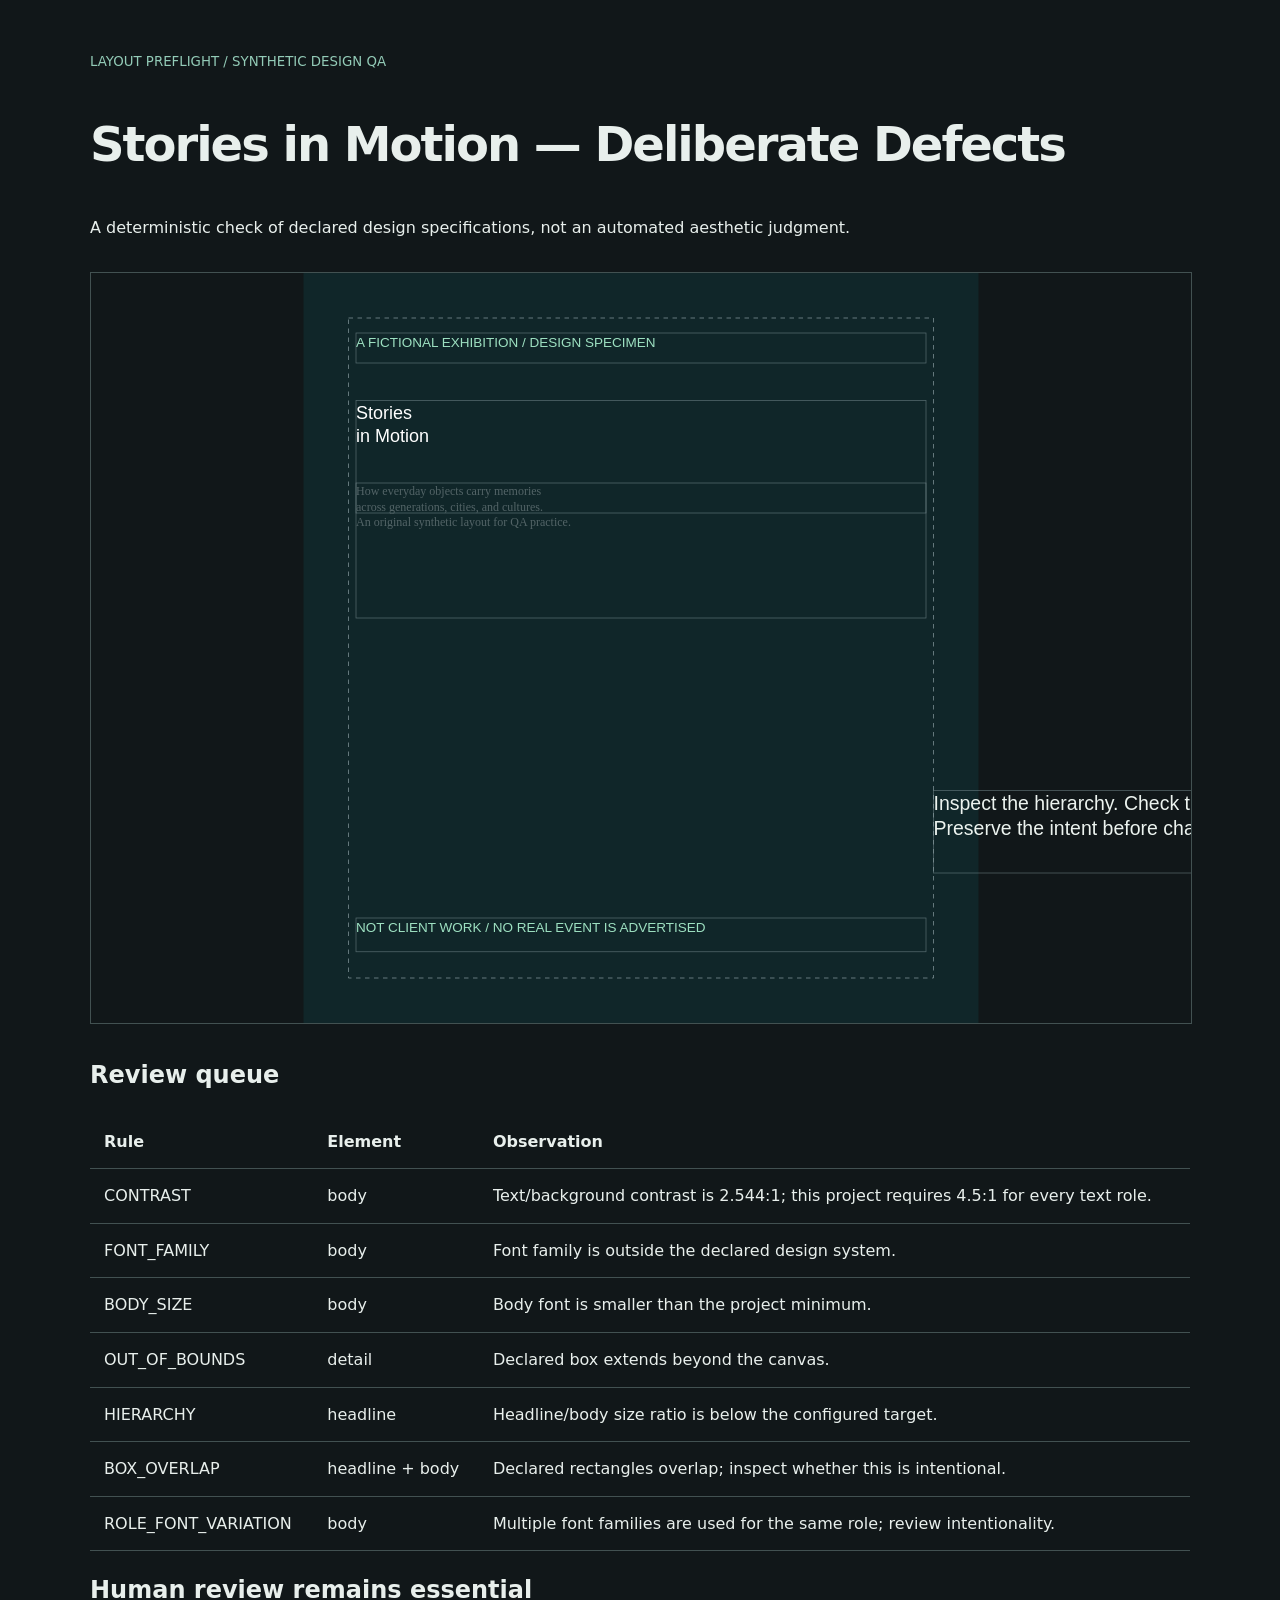
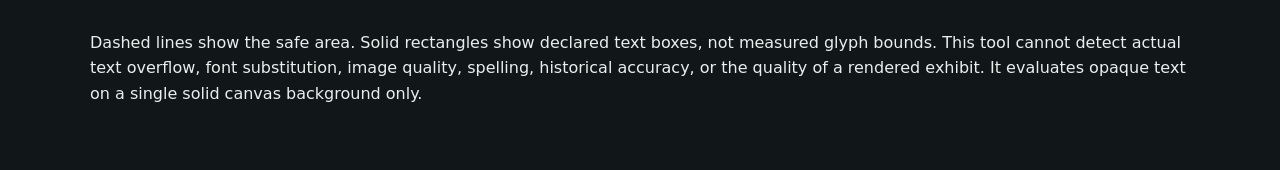
<file: tools/layout-preflight/reports/bad/report.html>
<!doctype html><html lang="en"><meta charset="utf-8"><meta name="viewport" content="width=device-width,initial-scale=1"><title>Layout Preflight</title><style>body{margin:0;background:#111719;color:#e8efec;font:16px/1.6 system-ui,sans-serif}main{max-width:1100px;margin:auto;padding:48px 24px}h1{font-size:48px;letter-spacing:-2px}small{color:#93cbb7}svg{display:block;max-height:750px;width:100%;margin:32px auto;border:1px solid #425151}table{border-collapse:collapse;width:100%}td,th{padding:14px;text-align:left;border-bottom:1px solid #425151;vertical-align:top}code{color:#93cbb7}@media(max-width:600px){main{padding:24px 14px}h1{font-size:36px}td,th{padding:8px;font-size:13px}}</style><main><small>LAYOUT PREFLIGHT / SYNTHETIC DESIGN QA</small><h1>Stories in Motion — Deliberate Defects</h1><p>A deterministic check of declared design specifications, not an automated aesthetic judgment.</p><svg xmlns="http://www.w3.org/2000/svg" viewBox="0 0 900 1000" role="img"><title>Stories in Motion — Deliberate Defects</title><rect width="100%" height="100%" fill="#102629"/><rect x="60" y="60" width="780" height="880" fill="none" stroke="#809499" stroke-dasharray="6 6"/><rect x="70" y="80" width="760" height="40" fill="none" stroke="#809499" stroke-opacity="0.6"/><text x="70" y="98" font-size="18" font-family="Arial" fill="#9de0c1"><tspan x="70" dy="0">A FICTIONAL EXHIBITION / DESIGN SPECIMEN</tspan></text><rect x="70" y="170" width="760" height="150" fill="none" stroke="#809499" stroke-opacity="0.6"/><text x="70" y="194" font-size="24" font-family="Arial" fill="#ffffff"><tspan x="70" dy="0">Stories</tspan><tspan x="70" dy="31.200000000000003">in Motion</tspan></text><rect x="70" y="280" width="760" height="180" fill="none" stroke="#809499" stroke-opacity="0.6"/><text x="70" y="296" font-size="16" font-family="Times New Roman" fill="#536467"><tspan x="70" dy="0">How everyday objects carry memories</tspan><tspan x="70" dy="20.8">across generations, cities, and cultures.</tspan><tspan x="70" dy="20.8">An original synthetic layout for QA practice.</tspan></text><rect x="840" y="690" width="760" height="110" fill="none" stroke="#809499" stroke-opacity="0.6"/><text x="840" y="716" font-size="26" font-family="Arial" fill="#ecf3ef"><tspan x="840" dy="0">Inspect the hierarchy. Check the evidence.</tspan><tspan x="840" dy="33.800000000000004">Preserve the intent before changing the form.</tspan></text><rect x="70" y="860" width="760" height="45" fill="none" stroke="#809499" stroke-opacity="0.6"/><text x="70" y="878" font-size="18" font-family="Arial" fill="#9de0c1"><tspan x="70" dy="0">NOT CLIENT WORK / NO REAL EVENT IS ADVERTISED</tspan></text></svg><h2>Review queue</h2><table><thead><tr><th>Rule</th><th>Element</th><th>Observation</th></tr></thead><tbody><tr><td>CONTRAST</td><td>body</td><td>Text/background contrast is 2.544:1; this project requires 4.5:1 for every text role.</td></tr><tr><td>FONT_FAMILY</td><td>body</td><td>Font family is outside the declared design system.</td></tr><tr><td>BODY_SIZE</td><td>body</td><td>Body font is smaller than the project minimum.</td></tr><tr><td>OUT_OF_BOUNDS</td><td>detail</td><td>Declared box extends beyond the canvas.</td></tr><tr><td>HIERARCHY</td><td>headline</td><td>Headline/body size ratio is below the configured target.</td></tr><tr><td>BOX_OVERLAP</td><td>headline + body</td><td>Declared rectangles overlap; inspect whether this is intentional.</td></tr><tr><td>ROLE_FONT_VARIATION</td><td>body</td><td>Multiple font families are used for the same role; review intentionality.</td></tr></tbody></table><h2>Human review remains essential</h2><p>Dashed lines show the safe area. Solid rectangles show declared text boxes, not measured glyph bounds. This tool cannot detect actual text overflow, font substitution, image quality, spelling, historical accuracy, or the quality of a rendered exhibit. It evaluates opaque text on a single solid canvas background only.</p></main></html>
</file>
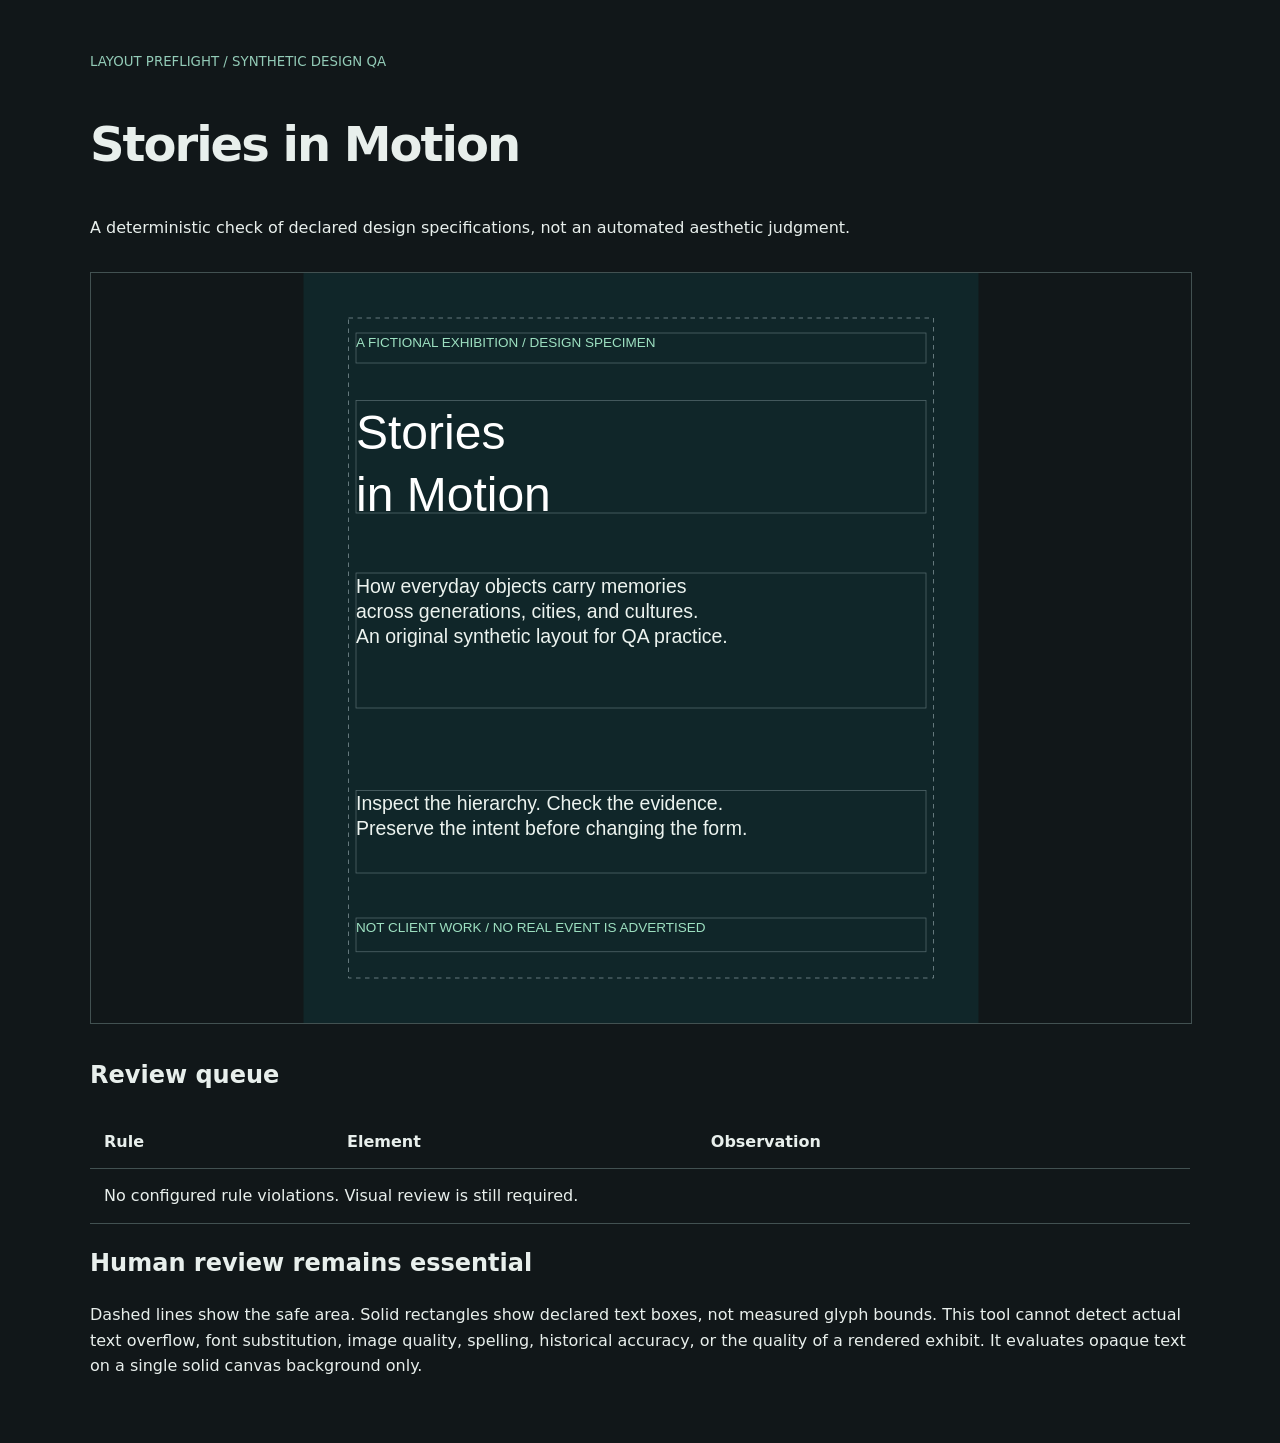
<file: tools/layout-preflight/reports/good/report.html>
<!doctype html><html lang="en"><meta charset="utf-8"><meta name="viewport" content="width=device-width,initial-scale=1"><title>Layout Preflight</title><style>body{margin:0;background:#111719;color:#e8efec;font:16px/1.6 system-ui,sans-serif}main{max-width:1100px;margin:auto;padding:48px 24px}h1{font-size:48px;letter-spacing:-2px}small{color:#93cbb7}svg{display:block;max-height:750px;width:100%;margin:32px auto;border:1px solid #425151}table{border-collapse:collapse;width:100%}td,th{padding:14px;text-align:left;border-bottom:1px solid #425151;vertical-align:top}code{color:#93cbb7}@media(max-width:600px){main{padding:24px 14px}h1{font-size:36px}td,th{padding:8px;font-size:13px}}</style><main><small>LAYOUT PREFLIGHT / SYNTHETIC DESIGN QA</small><h1>Stories in Motion</h1><p>A deterministic check of declared design specifications, not an automated aesthetic judgment.</p><svg xmlns="http://www.w3.org/2000/svg" viewBox="0 0 900 1000" role="img"><title>Stories in Motion</title><rect width="100%" height="100%" fill="#102629"/><rect x="60" y="60" width="780" height="880" fill="none" stroke="#809499" stroke-dasharray="6 6"/><rect x="70" y="80" width="760" height="40" fill="none" stroke="#809499" stroke-opacity="0.6"/><text x="70" y="98" font-size="18" font-family="Arial" fill="#9de0c1"><tspan x="70" dy="0">A FICTIONAL EXHIBITION / DESIGN SPECIMEN</tspan></text><rect x="70" y="170" width="760" height="150" fill="none" stroke="#809499" stroke-opacity="0.6"/><text x="70" y="234" font-size="64" font-family="Arial" fill="#ffffff"><tspan x="70" dy="0">Stories</tspan><tspan x="70" dy="83.2">in Motion</tspan></text><rect x="70" y="400" width="760" height="180" fill="none" stroke="#809499" stroke-opacity="0.6"/><text x="70" y="426" font-size="26" font-family="Arial" fill="#ecf3ef"><tspan x="70" dy="0">How everyday objects carry memories</tspan><tspan x="70" dy="33.800000000000004">across generations, cities, and cultures.</tspan><tspan x="70" dy="33.800000000000004">An original synthetic layout for QA practice.</tspan></text><rect x="70" y="690" width="760" height="110" fill="none" stroke="#809499" stroke-opacity="0.6"/><text x="70" y="716" font-size="26" font-family="Arial" fill="#ecf3ef"><tspan x="70" dy="0">Inspect the hierarchy. Check the evidence.</tspan><tspan x="70" dy="33.800000000000004">Preserve the intent before changing the form.</tspan></text><rect x="70" y="860" width="760" height="45" fill="none" stroke="#809499" stroke-opacity="0.6"/><text x="70" y="878" font-size="18" font-family="Arial" fill="#9de0c1"><tspan x="70" dy="0">NOT CLIENT WORK / NO REAL EVENT IS ADVERTISED</tspan></text></svg><h2>Review queue</h2><table><thead><tr><th>Rule</th><th>Element</th><th>Observation</th></tr></thead><tbody><tr><td colspan="3">No configured rule violations. Visual review is still required.</td></tr></tbody></table><h2>Human review remains essential</h2><p>Dashed lines show the safe area. Solid rectangles show declared text boxes, not measured glyph bounds. This tool cannot detect actual text overflow, font substitution, image quality, spelling, historical accuracy, or the quality of a rendered exhibit. It evaluates opaque text on a single solid canvas background only.</p></main></html>
</file>
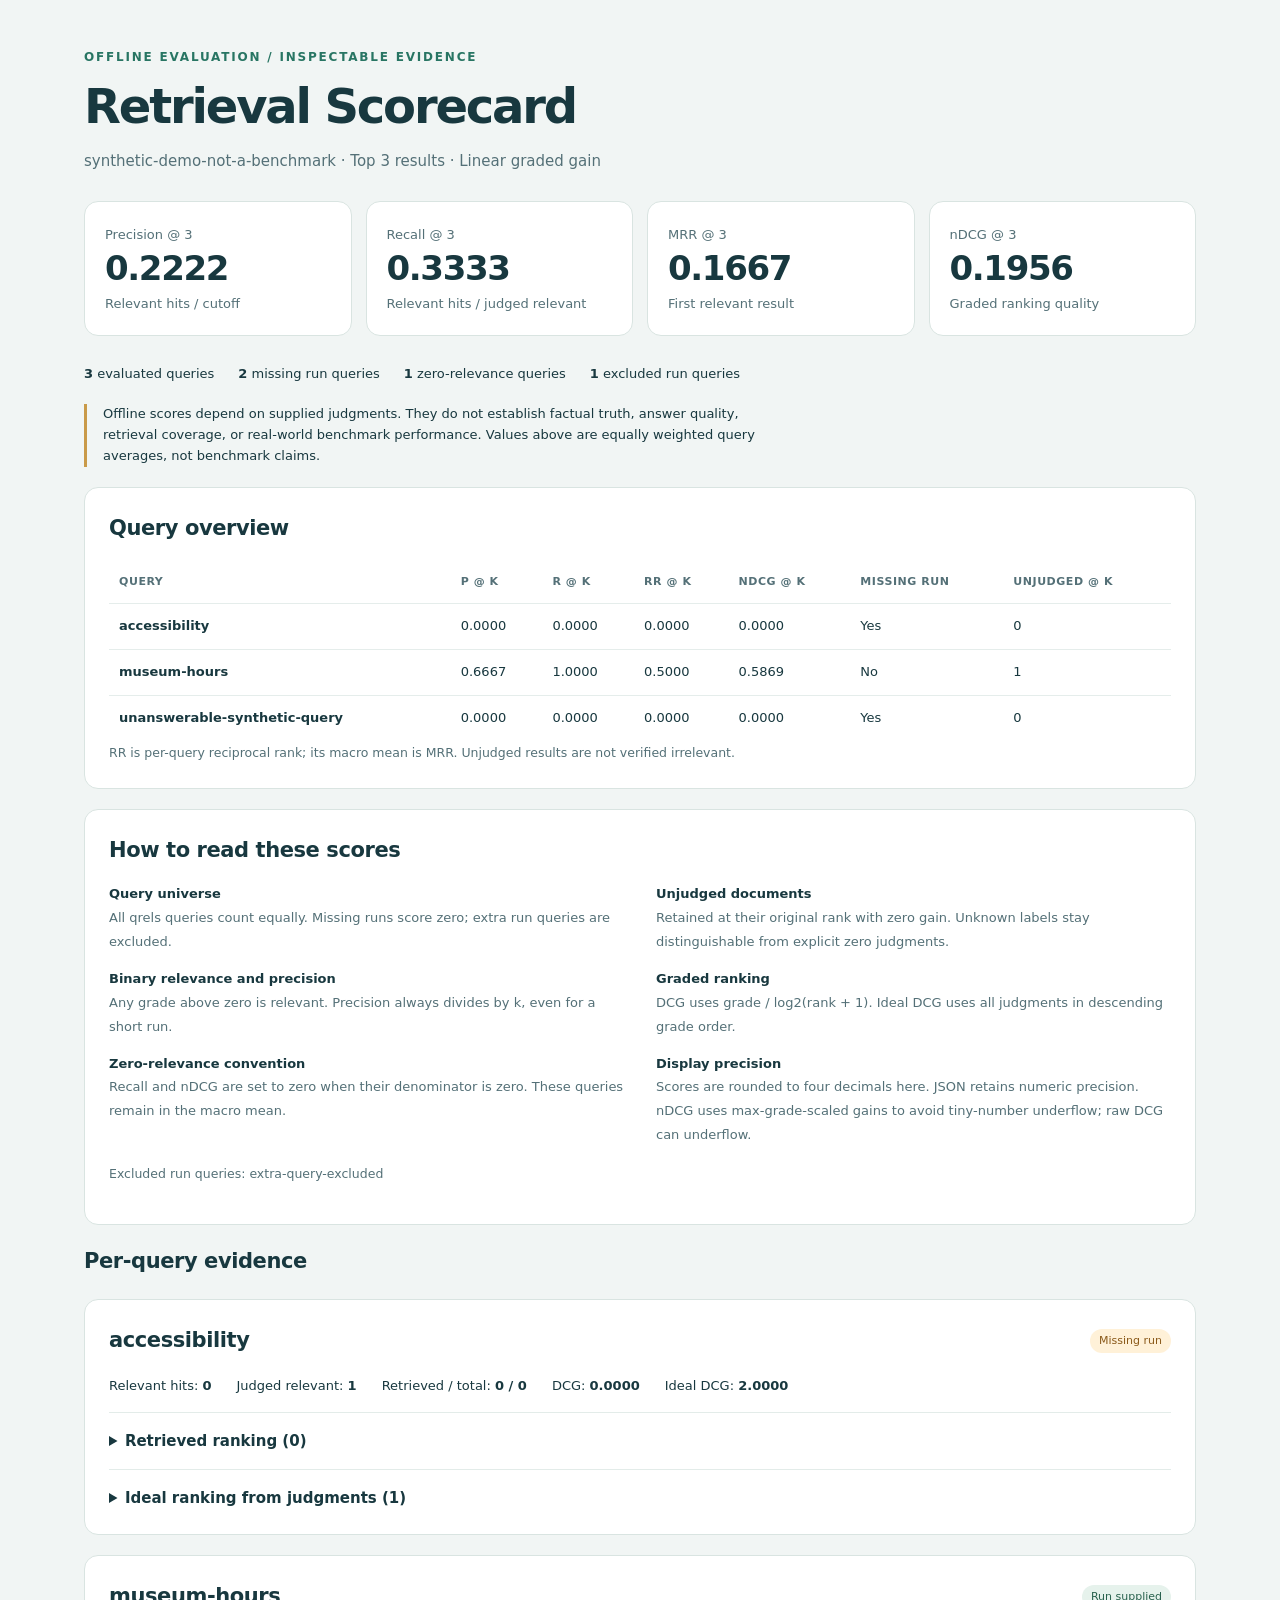
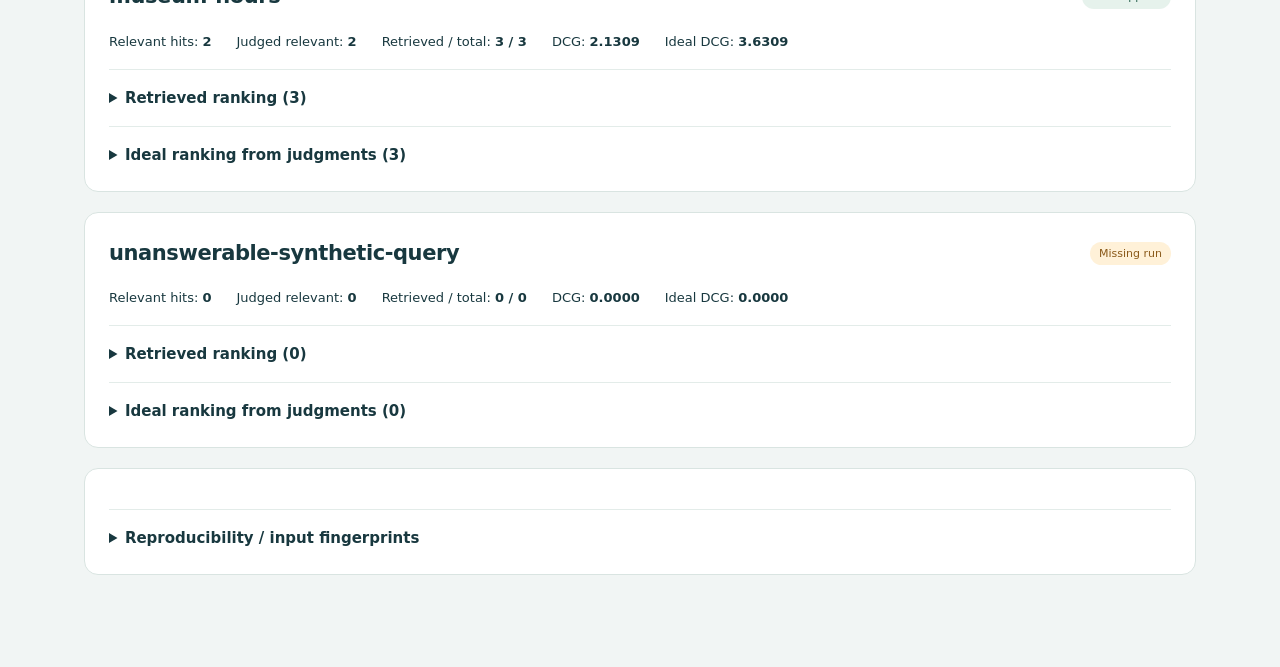
<file: tools/retrieval-scorecard/examples/synthetic-report/report.html>
<!doctype html><html lang="en"><head><meta charset="utf-8"><meta name="viewport" content="width=device-width,initial-scale=1"><title>Retrieval Scorecard</title><style>
    *{box-sizing:border-box}body{font:15px/1.6 system-ui,sans-serif;margin:0;color:#18383f;background:#f1f5f4}main{max-width:1160px;margin:auto;padding:48px 24px 72px}.eyebrow{font-size:12px;font-weight:750;letter-spacing:.15em;text-transform:uppercase;color:#287563}h1{font-size:clamp(32px,5vw,48px);letter-spacing:-.045em;line-height:1.15;margin:12px 0}h2{font-size:21px;letter-spacing:-.02em;margin:0 0 16px}p{max-width:85ch}.muted,small{color:#547077}.cards{display:grid;grid-template-columns:repeat(4,1fr);gap:14px;margin:28px 0}.card,section{background:#fff;border:1px solid #d9e4e1;border-radius:14px}.card{padding:20px}.card strong{display:block;font-size:34px;font-variant-numeric:tabular-nums;line-height:1.3;letter-spacing:-.04em}.card span{font-size:13px;color:#547077}section{padding:24px;margin:20px 0}.strip{display:flex;flex-wrap:wrap;gap:12px 24px;font-size:13px;margin:20px 0}.strip b{color:#18383f}.scroll{overflow-x:auto}table{border-collapse:collapse;width:100%;font-size:13px}th{text-align:left;color:#547077;font-size:11px;letter-spacing:.05em;text-transform:uppercase}td,th{padding:12px 10px;border-bottom:1px solid #e5edeb}td{font-variant-numeric:tabular-nums}td:first-child{font-weight:650;min-width:140px;overflow-wrap:anywhere}tr:last-child td{border-bottom:0}.badge{display:inline-block;border-radius:20px;padding:3px 9px;background:#e6f2ec;color:#27604c;font-size:11px;white-space:nowrap}.warn{background:#fff1d8;color:#8a5919}details{border-top:1px solid #e3ece9;padding-top:16px;margin-top:16px}summary{cursor:pointer;font-weight:650}details p{font-size:13px}.policy{display:grid;grid-template-columns:1fr 1fr;gap:16px 32px}.policy strong{display:block;font-size:13px}.policy span{font-size:13px;color:#547077}.hash{overflow-wrap:anywhere;font:11px/1.7 ui-monospace,monospace}.notice{border-left:3px solid #c99a49;padding-left:16px;font-size:13px}.query-heading{display:flex;justify-content:space-between;gap:16px;align-items:center}.query-heading h2{overflow-wrap:anywhere;margin:0}.metrics-inline{display:flex;flex-wrap:wrap;gap:10px 25px;margin-top:18px;font-size:13px}.metrics-inline b{font-variant-numeric:tabular-nums}@media(max-width:700px){main{padding:28px 16px}.cards{grid-template-columns:repeat(2,1fr)}section{padding:18px}.policy{grid-template-columns:1fr}.card strong{font-size:28px}.query-heading{align-items:flex-start;flex-direction:column}}
    </style></head><body><main><div class="eyebrow">Offline evaluation / inspectable evidence</div><h1>Retrieval Scorecard</h1><p class="muted">synthetic-demo-not-a-benchmark · Top 3 results · Linear graded gain</p><div class="cards"><div class="card"><span>Precision @ 3</span><strong>0.2222</strong><span>Relevant hits / cutoff</span></div><div class="card"><span>Recall @ 3</span><strong>0.3333</strong><span>Relevant hits / judged relevant</span></div><div class="card"><span>MRR @ 3</span><strong>0.1667</strong><span>First relevant result</span></div><div class="card"><span>nDCG @ 3</span><strong>0.1956</strong><span>Graded ranking quality</span></div></div><div class="strip"><span><b>3</b> evaluated queries</span><span><b>2</b> missing run queries</span><span><b>1</b> zero-relevance queries</span><span><b>1</b> excluded run queries</span></div><p class="notice">Offline scores depend on supplied judgments. They do not establish factual truth, answer quality, retrieval coverage, or real-world benchmark performance. Values above are equally weighted query averages, not benchmark claims.</p><section><h2>Query overview</h2><div class="scroll"><table><tr><th>Query</th><th>P @ k</th><th>R @ k</th><th>RR @ k</th><th>nDCG @ k</th><th>Missing run</th><th>Unjudged @ k</th></tr><tr><td>accessibility</td><td>0.0000</td><td>0.0000</td><td>0.0000</td><td>0.0000</td><td>Yes</td><td>0</td></tr><tr><td>museum-hours</td><td>0.6667</td><td>1.0000</td><td>0.5000</td><td>0.5869</td><td>No</td><td>1</td></tr><tr><td>unanswerable-synthetic-query</td><td>0.0000</td><td>0.0000</td><td>0.0000</td><td>0.0000</td><td>Yes</td><td>0</td></tr></table></div><small>RR is per-query reciprocal rank; its macro mean is MRR. Unjudged results are not verified irrelevant.</small></section><section><h2>How to read these scores</h2><div class="policy"><div><strong>Query universe</strong><span>All qrels queries count equally. Missing runs score zero; extra run queries are excluded.</span></div><div><strong>Unjudged documents</strong><span>Retained at their original rank with zero gain. Unknown labels stay distinguishable from explicit zero judgments.</span></div><div><strong>Binary relevance and precision</strong><span>Any grade above zero is relevant. Precision always divides by k, even for a short run.</span></div><div><strong>Graded ranking</strong><span>DCG uses grade / log2(rank + 1). Ideal DCG uses all judgments in descending grade order.</span></div><div><strong>Zero-relevance convention</strong><span>Recall and nDCG are set to zero when their denominator is zero. These queries remain in the macro mean.</span></div><div><strong>Display precision</strong><span>Scores are rounded to four decimals here. JSON retains numeric precision. nDCG uses max-grade-scaled gains to avoid tiny-number underflow; raw DCG can underflow.</span></div></div><p><small>Excluded run queries: extra-query-excluded</small></p></section><h2>Per-query evidence</h2><section><div class="query-heading"><h2>accessibility</h2><span class="badge warn">Missing run</span></div><div class="metrics-inline"><span>Relevant hits: <b>0</b></span><span>Judged relevant: <b>1</b></span><span>Retrieved / total: <b>0 / 0</b></span><span>DCG: <b>0.0000</b></span><span>Ideal DCG: <b>2.0000</b></span></div><details><summary>Retrieved ranking (0)</summary><p class="muted">No documents in this ranking.</p></details><details><summary>Ideal ranking from judgments (1)</summary><div class="scroll"><table><tr><th>Rank</th><th>Document</th><th>Judgment</th><th>Gain</th><th>DCG contribution</th></tr><tr><td>1</td><td>access-guide</td><td>2</td><td>2</td><td>2.0000</td></tr></table></div></details></section><section><div class="query-heading"><h2>museum-hours</h2><span class="badge">Run supplied</span></div><div class="metrics-inline"><span>Relevant hits: <b>2</b></span><span>Judged relevant: <b>2</b></span><span>Retrieved / total: <b>3 / 3</b></span><span>DCG: <b>2.1309</b></span><span>Ideal DCG: <b>3.6309</b></span></div><details><summary>Retrieved ranking (3)</summary><div class="scroll"><table><tr><th>Rank</th><th>Document</th><th>Judgment</th><th>Gain</th><th>DCG contribution</th></tr><tr><td>1</td><td>unknown-blog</td><td>Unjudged</td><td>0</td><td>0.0000</td></tr><tr><td>2</td><td>visitor-guide</td><td>1</td><td>1</td><td>0.6309</td></tr><tr><td>3</td><td>official-hours</td><td>3</td><td>3</td><td>1.5000</td></tr></table></div></details><details><summary>Ideal ranking from judgments (3)</summary><div class="scroll"><table><tr><th>Rank</th><th>Document</th><th>Judgment</th><th>Gain</th><th>DCG contribution</th></tr><tr><td>1</td><td>official-hours</td><td>3</td><td>3</td><td>3.0000</td></tr><tr><td>2</td><td>visitor-guide</td><td>1</td><td>1</td><td>0.6309</td></tr><tr><td>3</td><td>gift-shop</td><td>0</td><td>0</td><td>0.0000</td></tr></table></div></details></section><section><div class="query-heading"><h2>unanswerable-synthetic-query</h2><span class="badge warn">Missing run</span></div><div class="metrics-inline"><span>Relevant hits: <b>0</b></span><span>Judged relevant: <b>0</b></span><span>Retrieved / total: <b>0 / 0</b></span><span>DCG: <b>0.0000</b></span><span>Ideal DCG: <b>0.0000</b></span></div><details><summary>Retrieved ranking (0)</summary><p class="muted">No documents in this ranking.</p></details><details><summary>Ideal ranking from judgments (0)</summary><p class="muted">No documents in this ranking.</p></details></section><section><details><summary>Reproducibility / input fingerprints</summary><p class="muted">SHA-256 identifies supplied input data, not source authenticity.</p><p><strong>qrels</strong><br><span class="hash">7d47c1f18f05f97844563d3f71ef533788d8c7afbda65a4cb84354a44ababf01</span></p><p><strong>run</strong><br><span class="hash">940cce26ccd78c30ed3f5bb20ed215d456a015d35805888742461f47271922c1</span></p></details></section></main></body></html>
</file>
